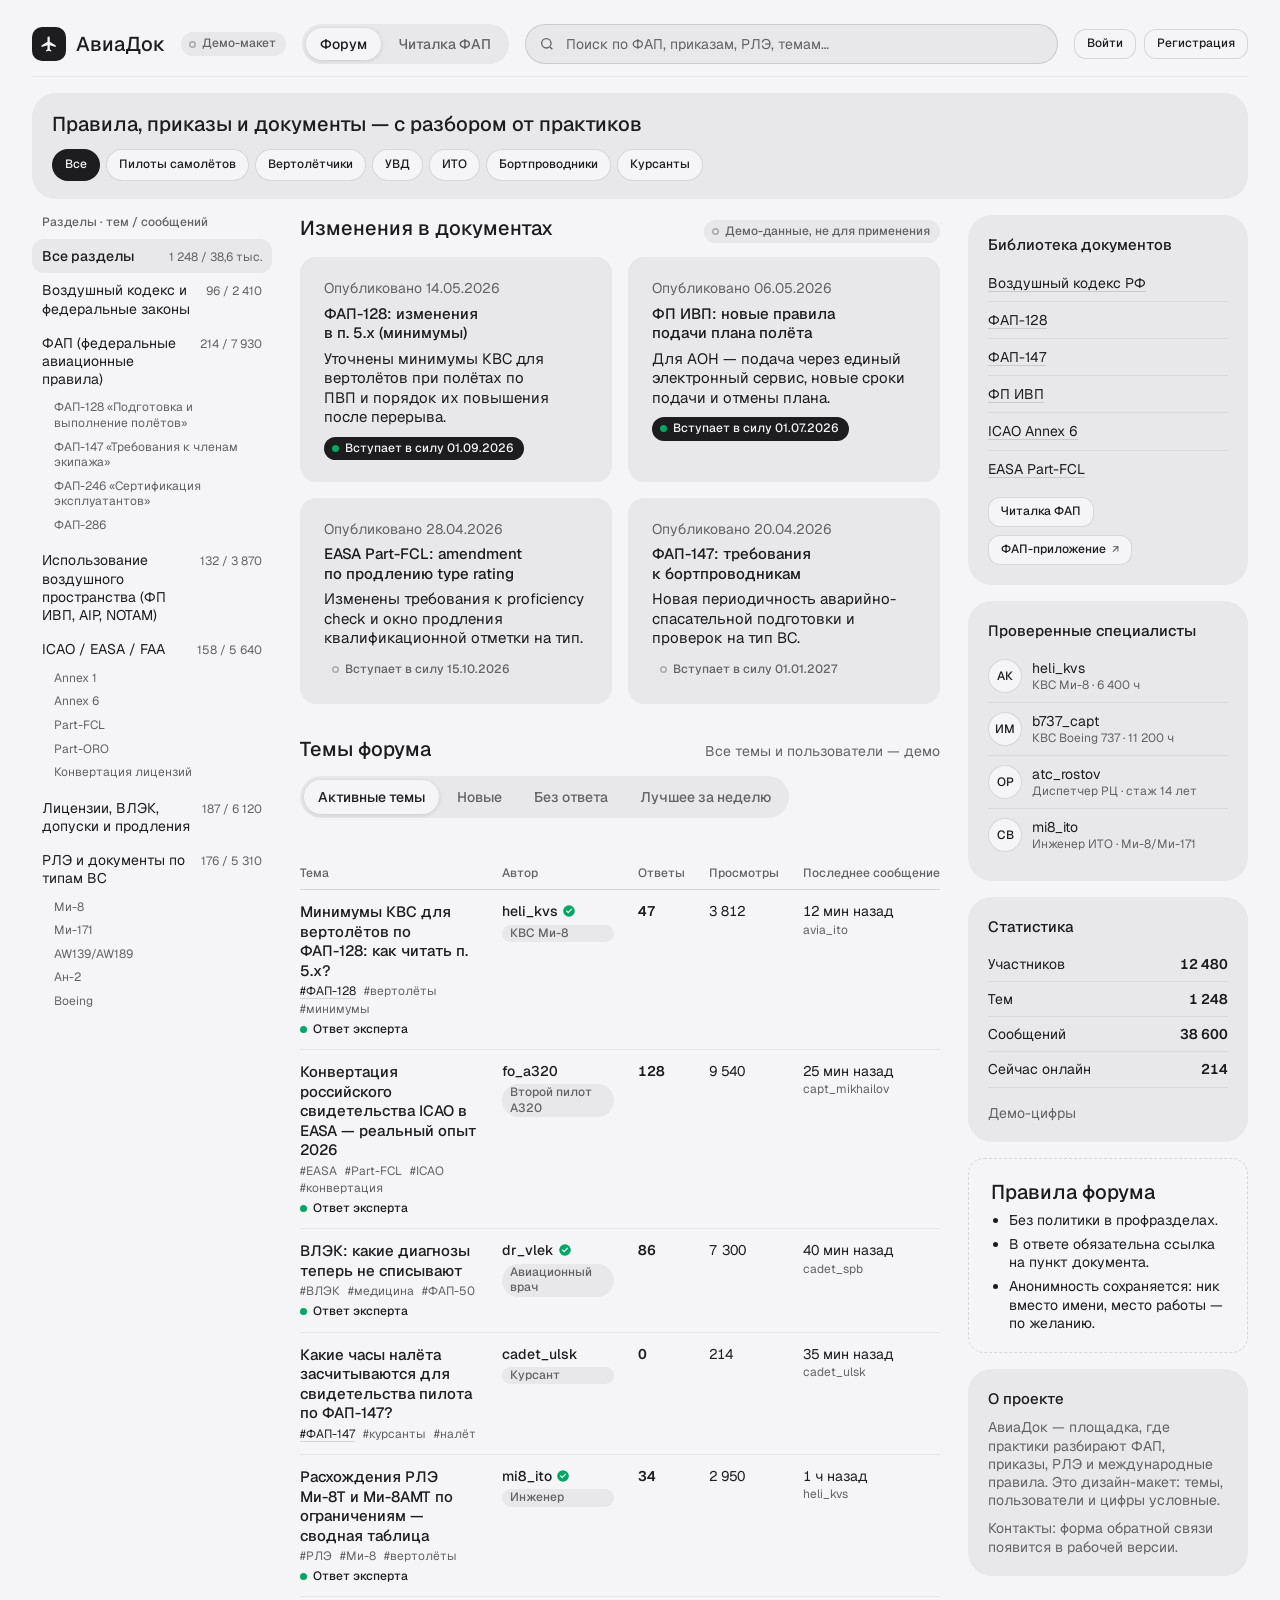
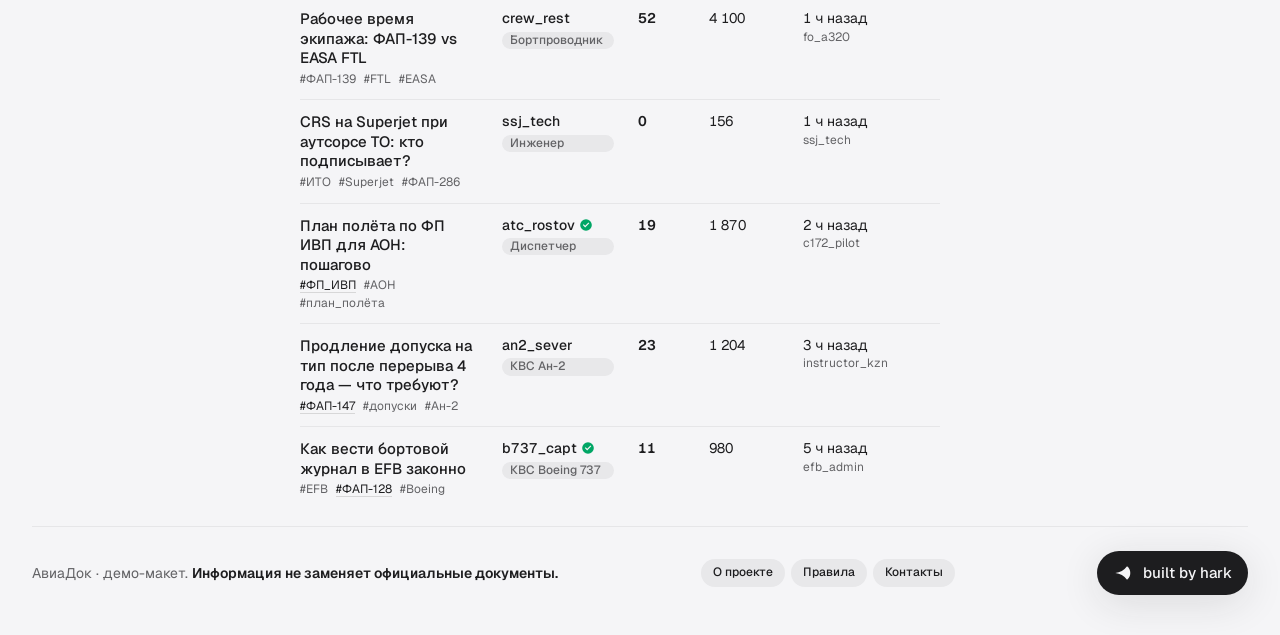
<file: aviadok/index.html>
<!doctype html>
<html lang="ru">
  <head>
    <meta charset="utf-8" />
    <meta name="viewport" content="width=device-width, initial-scale=1" />
    <title>Авиафорум Правила и документы — АвиаДок</title>
    <link rel="preconnect" href="https://fonts.googleapis.com" />
    <link rel="preconnect" href="https://fonts.gstatic.com" crossorigin />
    <link
      rel="stylesheet"
      href="https://fonts.googleapis.com/css2?family=Geist:wght@400;500;600&family=Geist+Mono:wght@400&display=swap"
    />
    <link rel="stylesheet" href="hark.css" />
    <link rel="stylesheet" href="hark-hero.css" />
    <style>
      .x-wide { max-width: 1360px; }
      .x-sr { position: absolute; width: 1px; height: 1px; overflow: hidden; clip: rect(0 0 0 0); white-space: nowrap; }

      /* top bar */
      .x-top {
        position: sticky; top: 0; z-index: 20;
        display: flex; align-items: center; gap: 16px;
        padding: 12px 0;
        background: var(--fill-primary-on);
        border-bottom: 1px solid var(--stroke-secondary);
        box-shadow: 0 0 0 100vmax var(--fill-primary-on);
        clip-path: inset(0 -100vmax);
      }
      .x-logo { display: inline-flex; align-items: center; gap: 10px; font: var(--type-heading); text-decoration: none; color: var(--text-primary); flex: none; }
      .x-logo__mark { width: 34px; height: 34px; border-radius: 10px; display: grid; place-items: center; background: var(--fill-primary); color: var(--text-primary-on); }
      .x-search { position: relative; flex: 1; max-width: 560px; }
      .x-search svg { position: absolute; left: 14px; top: 50%; transform: translateY(-50%); color: var(--text-secondary); pointer-events: none; }
      .x-search input {
        width: 100%; height: 40px; padding: 0 16px 0 40px;
        border-radius: var(--r-pill); border: 1px solid var(--stroke-primary);
        background: var(--fill-tertiary); color: var(--text-primary); font: var(--type-small);
      }
      .x-search input::placeholder { color: var(--text-secondary); }
      .x-search input:focus { outline: 2px solid var(--fill-primary); outline-offset: 1px; }
      .x-actions { display: flex; align-items: center; gap: 8px; margin-left: auto; flex: none; }

      /* strip */
      .x-strip { display: grid; gap: 12px; padding: 18px 20px; border-radius: var(--r-l); background: var(--fill-tertiary); }
      .x-strip__lead { font: var(--type-lede); }
      .x-chiprow { display: flex; flex-wrap: wrap; gap: 6px; }
      .x-fchip {
        min-height: 32px; padding: 6px 12px;
        border-radius: var(--r-pill); border: 1px solid var(--stroke-primary);
        background: var(--fill-primary-on); color: var(--text-primary);
        font: var(--type-tag); cursor: pointer; white-space: nowrap;
        transition: box-shadow var(--dur-quick) ease;
      }
      .x-fchip:hover { box-shadow: inset 0 0 0 100px var(--hover-wash); }
      .x-fchip[aria-pressed="true"] { background: var(--fill-primary); color: var(--text-primary-on); border-color: transparent; }

      /* app layout */
      .x-app { display: grid; grid-template-columns: 240px minmax(0, 1fr) 280px; gap: 28px; align-items: start; }
      .x-side { position: sticky; top: 80px; max-height: calc(100vh - 96px); overflow-y: auto; scrollbar-width: thin; }
      .x-side__title { font: var(--type-tag); color: var(--text-secondary); padding: 0 10px 8px; }
      .x-secs, .x-subs { list-style: none; margin: 0; padding: 0; }
      .x-secbtn {
        width: 100%; display: grid; grid-template-columns: minmax(0, 1fr) auto; gap: 8px; align-items: baseline;
        padding: 8px 10px; border: 0; border-radius: var(--r-s); background: none;
        font: var(--type-small); color: var(--text-primary); text-align: left; cursor: pointer;
      }
      .x-secbtn:hover { background: var(--hover-wash); }
      .x-secbtn[aria-current="true"] { background: var(--fill-tertiary); font-weight: var(--weight-medium); }
      .x-secbtn small { font: var(--type-caption); color: var(--text-secondary); white-space: nowrap; }
      .x-subs { padding: 0 0 6px 12px; }
      .x-subbtn { border: 0; background: none; padding: 4px 10px; font: var(--type-caption); color: var(--text-secondary); text-align: left; cursor: pointer; border-radius: 8px; }
      .x-subbtn:hover { color: var(--text-primary); background: var(--hover-wash); }

      .x-col { display: grid; gap: 32px; min-width: 0; }
      .x-block { display: grid; gap: 14px; min-width: 0; scroll-margin-top: 84px; }
      @media (max-width: 700px) { .x-block { scroll-margin-top: 130px; } }
      .x-block__head { display: flex; flex-wrap: wrap; align-items: baseline; justify-content: space-between; gap: 8px 16px; }
      .x-block__head h2 { font: var(--type-heading); }
      .x-feed h3 { font: var(--type-body-strong); margin: 6px 0 6px; }
      .x-feed p + p { margin-top: 10px; }

      .x-tabs { display: flex; gap: 4px; padding: 4px; width: fit-content; max-width: 100%; overflow-x: auto; scrollbar-width: none; border-radius: var(--r-pill); background: var(--fill-tertiary); }
      .x-tabs button { flex: none; padding: 8px 14px; border: 0; border-radius: var(--r-pill); background: none; font: var(--type-label); color: var(--text-secondary); cursor: pointer; white-space: nowrap; }
      .x-tabs button:hover { color: var(--text-primary); }
      .x-tabs button[aria-selected="true"] { background: var(--fill-primary-on); color: var(--text-primary); box-shadow: 0 1px 4px var(--stroke-primary); }
      .x-filters { display: flex; flex-wrap: wrap; align-items: center; gap: 8px; font: var(--type-caption); color: var(--text-secondary); min-height: 20px; }
      .x-clear { border: 0; background: none; padding: 0; font: var(--type-tag); color: var(--text-primary); text-decoration: underline; text-underline-offset: 3px; cursor: pointer; }

      /* threads */
      .x-row { cursor: pointer; }
      .x-row:hover > * { background: var(--hover-wash); }
      .x-row.is-open > * { background: var(--fill-tertiary); }
      .x-tlink { border: 0; background: none; padding: 0; font: var(--type-body-strong); color: var(--text-primary); text-align: left; cursor: pointer; }
      .x-tlink:hover { text-decoration: underline; text-underline-offset: 3px; }
      .x-tags { display: flex; flex-wrap: wrap; gap: 2px 8px; margin-top: 4px; font: var(--type-caption); color: var(--text-secondary); }
      .x-who { display: inline-flex; align-items: center; gap: 4px; font-weight: var(--weight-medium); }
      .x-ver { color: var(--fill-system-green); flex: none; }
      .x-role { display: block; margin-top: 4px; }
      .x-empty td { color: var(--text-secondary); padding: 24px 0; }

      .x-prev > td { padding: 0 0 18px; cursor: default; }
      .x-prevbox { display: grid; gap: 16px; padding: 20px; margin-top: 8px; border: 1px solid var(--stroke-primary); border-radius: var(--r-l); background: var(--fill-primary-on); }
      .x-postmeta { display: flex; flex-wrap: wrap; align-items: center; gap: 6px 10px; font: var(--type-small); }
      .x-postmeta time { color: var(--text-secondary); font: var(--type-caption); }
      .x-postbody { font-size: var(--size-prose); max-width: 68ch; }
      .x-cite { margin: 0; padding: 14px 16px; border-left: 3px solid var(--fill-primary); border-radius: 0 var(--r-s) var(--r-s) 0; background: var(--fill-tertiary); display: grid; gap: 8px; }
      .x-cite__doc { font: var(--type-tag); color: var(--text-secondary); }
      .x-cite blockquote { margin: 0; font: var(--type-small); font-style: italic; }
      .x-best { display: grid; gap: 10px; padding: 16px; border: 1.5px solid var(--fill-system-green); border-radius: var(--r-m); }
      .x-best .dot { margin: 0; }
      .x-prevfoot { display: flex; flex-wrap: wrap; gap: 8px; align-items: center; justify-content: space-between; }

      .x-av { width: 34px; height: 34px; flex: none; border-radius: 50%; display: grid; place-items: center; background: var(--fill-primary-on); border: 1px solid var(--stroke-primary); font: var(--type-tag); }

      /* right widgets */
      .x-right { display: grid; gap: 16px; }
      .x-panel { padding: 20px; border-radius: var(--r-l); background: var(--fill-tertiary); display: grid; gap: 10px; }
      .x-panel h3 { font: var(--type-body-strong); }
      .x-list { list-style: none; margin: 0; padding: 0; }
      .x-list li { padding: 9px 0; border-bottom: 1px solid var(--stroke-secondary); font: var(--type-small); }
      .x-list li:last-child { border-bottom: 0; }
      .x-list .x-subbtn { padding: 0; font: var(--type-small); color: var(--text-primary); text-decoration: underline; text-decoration-color: var(--stroke-primary); text-underline-offset: 3px; }
      .x-list .x-subbtn:hover { background: none; text-decoration-color: currentColor; }
      .x-person { display: flex; gap: 10px; align-items: center; }
      .x-person small { display: block; font: var(--type-caption); color: var(--text-secondary); }
      .x-panel .breakdown .row { padding: 8px 0; }
      .x-panel .breakdown dt, .x-panel .breakdown dd { font-size: var(--size-small); }
      .x-right .aside ul { margin: 6px 0 0; padding-left: 18px; font: var(--type-small); display: grid; gap: 6px; }

      @media (max-width: 1180px) {
        .x-app { grid-template-columns: 220px minmax(0, 1fr); }
        .x-right { grid-column: 2; grid-template-columns: repeat(auto-fit, minmax(240px, 1fr)); }
      }
      @media (max-width: 900px) {
        .x-app { grid-template-columns: minmax(0, 1fr); gap: 20px; }
        .x-right { grid-column: auto; }
        .x-side { position: static; max-height: none; overflow: visible; }
        .x-side__title, .x-subs, .x-secbtn small { display: none; }
        .x-secs { display: flex; gap: 6px; overflow-x: auto; scrollbar-width: none; margin-inline: calc(var(--gutter) * -1); padding-inline: var(--gutter); }
        .x-secbtn { width: auto; display: flex; align-items: center; min-height: var(--tap); white-space: nowrap; border: 1px solid var(--stroke-primary); border-radius: var(--r-pill); padding: 6px 14px; font: var(--type-tag); }
        .x-secbtn[aria-current="true"] { background: var(--fill-primary); color: var(--text-primary-on); border-color: transparent; }
      }
      @media (max-width: 700px) {
        .x-top { flex-wrap: wrap; }
        .x-search { order: 3; flex-basis: 100%; max-width: none; }
        .x-search input { height: var(--tap); }
        .x-logo__name { display: none; }
        .x-fchip, .x-tabs button { min-height: var(--tap); }
        .x-chiprow { flex-wrap: nowrap; overflow-x: auto; scrollbar-width: none; margin-inline: calc(var(--gutter) * -1); padding-inline: var(--gutter); }
        .x-strip { border-radius: var(--r-m); }
        .x-strip .x-chiprow { margin-inline: -20px; padding-inline: 20px; }
        .x-prevbox { padding: 16px; }
        .x-subbtn, .x-clear { min-height: var(--tap); }
        .x-logo { min-height: var(--tap); min-width: var(--tap); justify-content: center; }
        .x-tlink { display: block; width: 100%; min-height: var(--tap); }
      }

      /* ===== views + top nav ===== */
      .x-view { display: grid; gap: 16px; min-width: 0; }
      .x-view[hidden] { display: none; }
      .x-views { display: flex; gap: 4px; padding: 4px; border-radius: var(--r-pill); background: var(--fill-tertiary); flex: none; }
      .x-views a { display: inline-flex; align-items: center; padding: 7px 14px; border-radius: var(--r-pill); font: var(--type-label); color: var(--text-secondary); text-decoration: none; white-space: nowrap; }
      .x-views a:hover { color: var(--text-primary); }
      .x-views a[aria-current="page"] { background: var(--fill-primary-on); color: var(--text-primary); box-shadow: 0 1px 4px var(--stroke-primary); }
      .x-doctag { color: var(--text-primary); text-decoration: underline; text-decoration-color: var(--stroke-primary); text-underline-offset: 3px; }
      .x-doctag:hover { text-decoration-color: currentColor; }
      .x-demo { font: var(--type-caption); color: var(--text-secondary); }
      @media (max-width: 700px) {
        .x-top { position: static; }
        .x-views { order: 2; flex-basis: 100%; }
        .x-views a { flex: 1; justify-content: center; min-height: var(--tap); }
        .x-doctag { display: inline-flex; align-items: center; min-height: var(--tap); min-width: var(--tap); }
        .x-list a.x-subbtn { display: inline-flex; align-items: center; min-height: var(--tap); min-width: var(--tap); }
        .x-list li:has(> a.x-subbtn) { padding: 0; }
        .x-search { order: 3; }
        body.is-reader .x-search { display: none; }
      }

      /* ===== reader ===== */
      .x-progress { position: fixed; inset: 0 0 auto 0; height: 3px; z-index: 60; pointer-events: none; }
      .x-progress span { display: block; height: 100%; background: var(--fill-primary); transform-origin: 0 50%; transform: scaleX(0); }
      .x-rd { display: grid; grid-template-columns: 280px minmax(0, 1fr) 320px; gap: 28px; align-items: start; }
      .x-rdl, .x-rdr { position: sticky; top: calc(var(--x-toph, 0px) + 16px); max-height: calc(100vh - var(--x-toph, 0px) - 32px); display: flex; flex-direction: column; gap: 14px; min-width: 0; }
      .x-rdl .x-panel, .x-rdr .x-panel { padding: 16px; gap: 10px; min-height: 0; }
      .x-swpanel { flex: 0 1 auto; max-height: 52%; display: flex !important; flex-direction: column; }
      .x-tocpanel { flex: 1 1 auto; display: flex !important; flex-direction: column; }
      .x-scroll { overflow-y: auto; scrollbar-width: thin; min-height: 0; margin-inline: -6px; padding-inline: 6px; }
      .x-field { width: 100%; height: 36px; padding: 0 12px; border-radius: var(--r-pill); border: 1px solid var(--stroke-primary); background: var(--fill-primary-on); color: var(--text-primary); font: var(--type-small); }
      .x-field::placeholder { color: var(--text-secondary); }
      .x-field:focus { outline: 2px solid var(--fill-primary); outline-offset: 1px; }
      .x-grp { font: var(--type-tag); color: var(--text-secondary); padding: 12px 8px 4px; }
      .x-grp:first-child { padding-top: 2px; }
      .x-doc { width: 100%; display: grid; gap: 2px; padding: 8px; border: 0; border-radius: var(--r-s); background: none; text-align: left; color: var(--text-primary); font: var(--type-small); cursor: pointer; }
      .x-doc:hover { background: var(--hover-wash); }
      .x-doc[aria-current="true"] { background: var(--fill-primary-on); box-shadow: 0 1px 4px var(--stroke-primary); }
      .x-doc__t { display: -webkit-box; -webkit-line-clamp: 2; -webkit-box-orient: vertical; overflow: hidden; }
      .x-doc small { font: var(--type-caption); color: var(--text-secondary); display: flex; align-items: center; gap: 6px; flex-wrap: wrap; }
      .x-new { display: inline-block; padding: 1px 8px; border-radius: var(--r-pill); background: var(--fill-primary); color: var(--text-primary-on); font: var(--type-tag); }
      .x-toc, .x-toc ul { list-style: none; margin: 0; padding: 0; }
      .x-toc ul { padding-left: 22px; }
      .x-tcrow { display: flex; align-items: flex-start; gap: 2px; }
      .x-tctog { flex: none; width: 24px; height: 28px; border: 0; background: none; color: var(--text-secondary); cursor: pointer; border-radius: 8px; display: grid; place-items: center; }
      .x-tctog:hover { background: var(--hover-wash); color: var(--text-primary); }
      .x-tctog svg { transition: transform var(--dur-quick) ease; }
      .x-tctog[aria-expanded="true"] svg { transform: rotate(90deg); }
      .x-tcpad { flex: none; width: 24px; }
      .x-toc a { display: block; flex: 1; padding: 5px 8px; border-radius: 8px; font: var(--type-small); color: var(--text-primary); text-decoration: none; }
      .x-toc ul a { font: var(--type-caption); color: var(--text-secondary); }
      .x-toc a:hover { background: var(--hover-wash); color: var(--text-primary); }
      .x-toc a[aria-current="true"] { background: var(--fill-primary-on); color: var(--text-primary); font-weight: var(--weight-medium); box-shadow: inset 2px 0 0 var(--fill-primary); }

      .x-rdc { display: grid; gap: 16px; min-width: 0; }
      .x-dochead { display: grid; gap: 14px; padding: 24px; border-radius: var(--r-l); background: var(--fill-tertiary); }
      .x-dochead__top { display: flex; flex-wrap: wrap; align-items: center; gap: 8px; font: var(--type-tag); color: var(--text-secondary); }
      .x-dochead h1 { font: var(--type-heading); max-width: 70ch; }
      .x-meta { display: grid; grid-template-columns: repeat(auto-fit, minmax(150px, 1fr)); gap: 12px 20px; margin: 0; }
      .x-meta dt { font: var(--type-caption); color: var(--text-secondary); }
      .x-meta dd { margin: 2px 0 0; font: var(--type-label); }
      .x-meta__wide { grid-column: 1 / -1; }
      .x-tool { position: sticky; top: var(--x-toph, 0px); z-index: 15; display: flex; flex-wrap: wrap; align-items: center; gap: 8px; padding: 10px 0; background: var(--fill-primary-on); border-bottom: 1px solid var(--stroke-secondary); }
      .x-tool .btn { cursor: pointer; }
      .x-tsearch { display: flex; align-items: center; gap: 6px; flex: 1 1 260px; min-width: 0; }
      .x-tsearch .x-field { flex: 1; min-width: 0; }
      .x-count { font: var(--type-caption); color: var(--text-secondary); white-space: nowrap; min-width: 52px; text-align: center; }
      .x-ibtn { width: 36px; height: 36px; flex: none; display: grid; place-items: center; border: 1px solid var(--stroke-primary); border-radius: 50%; background: var(--fill-primary-on); color: var(--text-primary); font: var(--type-label); cursor: pointer; }
      .x-ibtn:hover { box-shadow: inset 0 0 0 100px var(--hover-wash); }
      .x-ibtn:disabled { opacity: 0.4; cursor: default; box-shadow: none; }
      .x-goto { width: 140px; flex: none; }
      .x-grpbtn { display: flex; gap: 4px; flex: none; }
      .x-onlysheet, .x-onlydrawer { display: none !important; }

      .x-text { --x-fs: 17px; max-width: 70ch; font-size: var(--x-fs); line-height: 1.6; color: var(--text-primary); overflow-wrap: anywhere; }
      .x-text > * + * { margin-top: 0.7em; }
      .x-text h2 { font: var(--weight-medium) 1.25em/1.3 var(--sans); margin-top: 2em; }
      .x-text h3 { font: var(--weight-medium) 1.05em/1.3 var(--sans); margin-top: 1.6em; }
      .x-text h2, .x-text h3, .x-pt { scroll-margin-top: calc(var(--x-toph, 0px) + var(--x-toolh, 60px) + 16px); }
      .x-caps { text-align: center; font-weight: var(--weight-medium); }
      .x-li { padding-left: 1.4em; }
      .x-fn { font-size: 0.82em; color: var(--text-secondary); }
      .x-sep { width: 30%; height: 1px; border: 0; background: var(--stroke-primary); margin-block: 1.2em 0.4em; }
      .x-pt { position: relative; padding: 6px 10px; margin-inline: -10px; border-radius: var(--r-s); transition: background var(--dur-quick) ease; }
      .x-pt:hover, .x-pt.is-active { background: var(--hover-wash); }
      .x-pt.is-flash { background: var(--fill-tertiary); }
      .x-ptnum { display: inline-block; margin-right: 6px; padding: 0 8px; border: 1px solid var(--stroke-primary); border-radius: var(--r-pill); background: var(--fill-primary-on); color: var(--text-primary); font-size: 0.85em; font-weight: var(--weight-bold); line-height: 1.5; text-decoration: none; cursor: copy; }
      .x-ptnum:hover { border-color: var(--fill-primary); }
      .x-ptact { position: absolute; right: 8px; top: -18px; z-index: 2; display: flex; align-items: center; gap: 2px; padding: 3px; border-radius: var(--r-pill); background: var(--mat-agent); -webkit-backdrop-filter: var(--hark-blur); backdrop-filter: var(--hark-blur); box-shadow: var(--hark-shadow); border: 1px solid var(--stroke-secondary); opacity: 0; pointer-events: none; transition: opacity var(--dur-quick) ease; }
      .x-pt:hover .x-ptact, .x-pt.is-active .x-ptact, .x-pt:focus-within .x-ptact { opacity: 1; pointer-events: auto; }
      .x-ptact button { border: 0; background: none; padding: 4px 10px; border-radius: var(--r-pill); font: var(--type-tag); color: var(--text-primary); cursor: pointer; white-space: nowrap; }
      .x-ptact button:hover { background: var(--hover-wash); }
      .x-ptact button[aria-pressed="true"] { background: var(--fill-primary); color: var(--text-primary-on); }
      .x-ptact .x-demo { margin-left: 2px; }
      .x-text mark { background: var(--stroke-system-orange); color: inherit; border-radius: 3px; box-shadow: 0 0 0 1px var(--stroke-system-orange); }
      .x-text mark.is-cur { background: var(--fill-system-orange); color: var(--text-primary-on); box-shadow: none; }
      .x-state { display: grid; gap: 12px; justify-items: start; padding: 28px 24px; border: 1px dashed var(--stroke-primary); border-radius: var(--r-l); max-width: 70ch; }
      .x-state h2 { font: var(--type-heading); }
      .x-skel { height: 14px; border-radius: 7px; background: var(--fill-tertiary); }

      /* right column: document sidebar */
      .x-rdr { overflow-y: auto; overscroll-behavior: contain; scrollbar-width: thin; margin-right: -6px; padding-right: 6px; }
      .x-rdr > * { flex: none; }
      .x-sbtitle { display: flex; align-items: baseline; justify-content: space-between; gap: 8px; }
      .x-sbhead { grid-template-columns: 84px minmax(0, 1fr); gap: 14px !important; align-items: start; }
      .x-cover { position: relative; aspect-ratio: 3 / 4; display: flex; flex-direction: column; gap: 6px; padding: 10px 9px 9px; border: 1px solid var(--stroke-primary); border-radius: 6px; background: var(--fill-primary-on); box-shadow: 0 1px 4px var(--stroke-secondary); clip-path: polygon(0 0, calc(100% - 16px) 0, 100% 16px, 100% 100%, 0 100%); overflow: hidden; }
      .x-cover::after { content: ""; position: absolute; top: 0; right: 0; width: 16px; height: 16px; background: linear-gradient(225deg, var(--fill-tertiary) 50%, var(--stroke-primary) 50%, var(--stroke-primary) calc(50% + 1px), transparent calc(50% + 1px)); }
      .x-cover__kind { font: var(--type-caption); font-size: 10px; letter-spacing: 0.04em; text-transform: uppercase; color: var(--text-secondary); line-height: 1.2; }
      .x-cover__code { font: var(--weight-bold) 15px/1.15 var(--sans); color: var(--text-primary); overflow-wrap: anywhere; }
      .x-cover__lines { flex: 1; min-height: 14px; background: repeating-linear-gradient(to bottom, var(--stroke-primary) 0 1px, transparent 1px 6px); opacity: 0.8; }
      .x-cover__year { font: var(--type-caption); color: var(--text-secondary); border-top: 2px solid var(--fill-primary); padding-top: 4px; }
      .x-upd { display: grid; gap: 8px; min-width: 0; }
      .x-upd dl { display: grid; gap: 6px; margin: 0; }
      .x-upd dt { font: var(--type-caption); color: var(--text-secondary); }
      .x-upd dd { margin: 1px 0 0; font: var(--type-small); }
      .x-upd .chip { margin: 0; }
      .x-upd .btn { cursor: pointer; }
      .x-upd .btn[aria-pressed="true"] { background: var(--fill-primary); color: var(--text-primary-on); border-color: transparent; }
      .x-sbhead > .fineprint { grid-column: 1 / -1; }
      .x-rpbody { display: grid; gap: 10px; align-content: start; min-width: 0; }
      .x-rpbody h3 { font: var(--type-label); }
      .x-rdr .x-tabs { width: 100%; }
      .x-rdr .x-tabs button { flex: 1; padding: 7px 8px; }
      .x-topic { display: grid; gap: 4px; }
      .x-topic .x-subbtn { padding: 0; font: var(--type-small); font-weight: var(--weight-medium); text-align: left; }
      .x-topic small { display: flex; flex-wrap: wrap; gap: 2px 8px; font: var(--type-caption); color: var(--text-secondary); }
      .x-topic .dot { margin: 2px 0 0; }
      .x-more { justify-self: start; border: 0; background: none; padding: 4px 0; font: var(--type-label); color: var(--text-primary); text-decoration: underline; text-decoration-color: var(--stroke-primary); text-underline-offset: 3px; cursor: pointer; }
      .x-more:hover { text-decoration-color: currentColor; }
      .x-ad { display: grid; gap: 8px; padding: 10px 12px 12px; border: 1px solid var(--stroke-primary); border-radius: var(--r-l); }
      .x-ad__lbl, .x-ad__cap { font: var(--type-caption); color: var(--text-secondary); }
      .x-ad__cap { text-align: center; }
      .x-ad__banner { position: relative; width: 100%; max-width: 300px; aspect-ratio: 300 / 250; margin: 0 auto; display: flex; flex-direction: column; gap: 8px; padding: 18px; border-radius: var(--r-m); background: var(--fill-primary); color: var(--text-primary-on); text-decoration: none; overflow: hidden; }
      .x-ad__banner svg { position: absolute; right: -36px; top: -30px; width: 170px; height: 170px; opacity: 0.18; pointer-events: none; }
      .x-ad__eyebrow { font: var(--type-tag); opacity: 0.75; }
      .x-ad__title { font: var(--type-heading); max-width: 13ch; }
      .x-ad__sub { font: var(--type-small); opacity: 0.85; margin-top: auto; }
      .x-ad__cta { align-self: flex-start; padding: 8px 14px; border-radius: var(--r-pill); background: var(--fill-primary-on); color: var(--text-primary); font: var(--type-label); }
      .x-ad__banner:hover .x-ad__cta { box-shadow: inset 0 0 0 100px var(--hover-wash); }
      .x-pane { display: grid; gap: 12px; align-content: start; }
      .x-pane h3 { font: var(--type-body-strong); }
      .x-cm { display: grid; gap: 8px; padding: 12px 0; border-bottom: 1px solid var(--stroke-secondary); }
      .x-cm:last-of-type { border-bottom: 0; }
      .x-cm p { font: var(--type-small); }
      .x-cm .dot { margin: 0; }
      .x-bm { display: flex; gap: 8px; align-items: flex-start; justify-content: space-between; }
      .x-bm a { color: var(--text-primary); font: var(--type-small); text-decoration: none; }
      .x-bm a:hover { text-decoration: underline; text-underline-offset: 3px; }
      .x-bm small { display: block; font: var(--type-caption); color: var(--text-secondary); }
      .x-x { flex: none; border: 0; background: none; color: var(--text-secondary); cursor: pointer; width: 28px; height: 28px; border-radius: 50%; font: var(--type-label); }
      .x-x:hover { background: var(--hover-wash); color: var(--text-primary); }
      .x-sheethead { display: none; align-items: center; justify-content: space-between; gap: 8px; }
      .x-scrim { position: fixed; inset: 0; z-index: 48; background: var(--fill-secondary); opacity: 0; pointer-events: none; transition: opacity var(--dur-quick) ease; }
      .x-scrim.is-on { opacity: 1; pointer-events: auto; }
      .x-toast { position: fixed; left: 50%; bottom: 24px; z-index: 70; transform: translate(-50%, 20px); padding: 10px 18px; border-radius: var(--r-pill); background: var(--fill-primary); color: var(--text-primary-on); font: var(--type-label); opacity: 0; pointer-events: none; transition: opacity var(--dur-quick) ease, transform var(--dur-quick) var(--ease-out); max-width: calc(100vw - 32px); text-align: center; }
      .x-toast.is-on { opacity: 1; transform: translate(-50%, 0); }

      @media (max-width: 1180px) {
        .x-rd { grid-template-columns: 260px minmax(0, 1fr); }
        .x-onlysheet { display: grid !important; }
        .x-rdr { grid-column: 2; position: static; max-height: none; overflow: visible; margin: 8px 0 0; padding: 0; display: grid; grid-template-columns: repeat(auto-fit, minmax(280px, 1fr)); gap: 14px; align-items: start; }
        .x-rdr > .x-sbhead, .x-rdr > .x-ad { grid-column: 1 / -1; }
        .x-rdl { grid-row: 1 / span 2; }
        .x-sbhead { grid-template-columns: 96px minmax(0, 1fr); }
        .x-logo__name { display: none; }
      }
      @media (max-width: 900px) {
        .x-rd { grid-template-columns: minmax(0, 1fr); }
        .x-onlydrawer { display: inline-flex !important; }
        .x-rdl { position: fixed; top: 0; left: 0; bottom: 0; z-index: 50; width: min(340px, 88vw); max-height: none; padding: 16px; background: var(--fill-primary-on); box-shadow: var(--hark-shadow); transform: translateX(-105%); transition: transform 240ms var(--ease-out); }
        .x-rdl.is-open { transform: none; }
        .x-rdl .x-sheethead { display: flex; }
        .x-rdr { grid-column: auto; grid-template-columns: minmax(0, 1fr); }
        .x-sbhead { grid-template-columns: 84px minmax(0, 1fr); }
      }
      @media (max-width: 700px) {
        .x-dochead { padding: 18px; border-radius: var(--r-m); }
        .x-tool { gap: 6px; }
        .x-tsearch { flex-basis: 100%; order: 5; }
        .x-goto { width: 110px; height: var(--tap); }
        .x-ibtn, .x-tool .btn { min-height: var(--tap); }
        .x-ibtn { width: var(--tap); height: var(--tap); }
        .x-tsearch .x-field { height: var(--tap); }
        .x-doc, .x-toc a { min-height: var(--tap); }
        .x-tctog { height: var(--tap); width: 32px; }
        .x-topic .x-subbtn, .x-more { min-height: var(--tap); }
        .x-upd .btn, .x-upd .link { min-height: var(--tap); display: inline-flex; align-items: center; }
        .x-rdr .x-tabs button { min-height: var(--tap); }
        .x-rdr .x-panel { border-radius: var(--r-m); }
        .x-text { --x-fs: 16px; }
      }
      @media (hover: none) {
        .x-ptact { position: static; opacity: 1; pointer-events: auto; display: none; margin-top: 8px; width: fit-content; flex-wrap: wrap; background: var(--fill-primary-on); box-shadow: none; }
        .x-pt.is-active .x-ptact { display: flex; }
        .x-ptact button { min-height: var(--tap); padding: 4px 12px; }
        .x-pt:hover:not(.is-active) { background: none; }
      }
    </style>
  </head>
  <body>
    <div class="page x-wide" id="top">
      <header class="x-top">
        <a class="x-logo" href="#top" aria-label="АвиаДок, на главную">
          <span class="x-logo__mark" aria-hidden="true">
            <svg width="18" height="18" viewBox="0 0 24 24" fill="currentColor"><path d="M21 16v-2l-8-5V3.5a1.5 1.5 0 0 0-3 0V9l-8 5v2l8-2.5V19l-2 1.5V22l3.5-1 3.5 1v-1.5L13 19v-5.5l8 2.5z"/></svg>
          </span>
          <span class="x-logo__name">АвиаДок</span>
        </a>
        <span class="chip">Демо-макет</span>
        <nav class="x-views" aria-label="Разделы сайта">
          <a href="#forum" data-view="forum" aria-current="page">Форум</a>
          <a href="#reader" data-view="reader">Читалка ФАП</a>
        </nav>
        <label class="x-search">
          <svg width="16" height="16" viewBox="0 0 24 24" fill="none" stroke="currentColor" stroke-width="2" aria-hidden="true"><circle cx="11" cy="11" r="7"/><path d="m20 20-3.5-3.5"/></svg>
          <input id="q" type="search" aria-label="Поиск" placeholder="Поиск по ФАП, приказам, РЛЭ, темам…" autocomplete="off" />
        </label>
        <div class="x-actions">
          <a class="btn" href="#top">Войти</a>
          <a class="btn" href="#top">Регистрация</a>
        </div>
      </header>

      <div class="x-view" id="view-forum">
      <section class="x-strip" aria-label="О форуме и фильтр по аудитории">
        <p class="x-strip__lead">Правила, приказы и документы — с разбором от практиков</p>
        <div class="x-chiprow" id="aud" role="group" aria-label="Аудитория">
          <button class="x-fchip" type="button" data-aud="all" aria-pressed="true">Все</button>
          <button class="x-fchip" type="button" data-aud="plane" aria-pressed="false">Пилоты самолётов</button>
          <button class="x-fchip" type="button" data-aud="heli" aria-pressed="false">Вертолётчики</button>
          <button class="x-fchip" type="button" data-aud="atc" aria-pressed="false">УВД</button>
          <button class="x-fchip" type="button" data-aud="eng" aria-pressed="false">ИТО</button>
          <button class="x-fchip" type="button" data-aud="cabin" aria-pressed="false">Бортпроводники</button>
          <button class="x-fchip" type="button" data-aud="cadet" aria-pressed="false">Курсанты</button>
        </div>
      </section>

      <div class="x-app">
        <!-- LEFT -->
        <nav class="x-side" aria-label="Разделы форума">
          <p class="x-side__title">Разделы · тем / сообщений</p>
          <ul class="x-secs" id="secs">
            <li><button class="x-secbtn" type="button" data-sec="all" aria-current="true">Все разделы <small>1 248 / 38,6 тыс.</small></button></li>
            <li><button class="x-secbtn" type="button" data-sec="law">Воздушный кодекс и федеральные законы <small>96 / 2 410</small></button></li>
            <li>
              <button class="x-secbtn" type="button" data-sec="fap">ФАП (федеральные авиационные правила) <small>214 / 7 930</small></button>
              <ul class="x-subs">
                <li><button class="x-subbtn" type="button" data-q="ФАП-128">ФАП-128 «Подготовка и выполнение полётов»</button></li>
                <li><button class="x-subbtn" type="button" data-q="ФАП-147">ФАП-147 «Требования к членам экипажа»</button></li>
                <li><button class="x-subbtn" type="button" data-q="ФАП-246">ФАП-246 «Сертификация эксплуатантов»</button></li>
                <li><button class="x-subbtn" type="button" data-q="ФАП-286">ФАП-286</button></li>
              </ul>
            </li>
            <li><button class="x-secbtn" type="button" data-sec="ivp">Использование воздушного пространства (ФП ИВП, AIP, NOTAM) <small>132 / 3 870</small></button></li>
            <li>
              <button class="x-secbtn" type="button" data-sec="intl">ICAO / EASA / FAA <small>158 / 5 640</small></button>
              <ul class="x-subs">
                <li><button class="x-subbtn" type="button" data-q="Annex 1">Annex 1</button></li>
                <li><button class="x-subbtn" type="button" data-q="Annex 6">Annex 6</button></li>
                <li><button class="x-subbtn" type="button" data-q="Part-FCL">Part-FCL</button></li>
                <li><button class="x-subbtn" type="button" data-q="Part-ORO">Part-ORO</button></li>
                <li><button class="x-subbtn" type="button" data-q="конвертация">Конвертация лицензий</button></li>
              </ul>
            </li>
            <li><button class="x-secbtn" type="button" data-sec="lic">Лицензии, ВЛЭК, допуски и продления <small>187 / 6 120</small></button></li>
            <li>
              <button class="x-secbtn" type="button" data-sec="rle">РЛЭ и документы по типам ВС <small>176 / 5 310</small></button>
              <ul class="x-subs">
                <li><button class="x-subbtn" type="button" data-q="Ми-8">Ми-8</button></li>
                <li><button class="x-subbtn" type="button" data-q="Ми-171">Ми-171</button></li>
                <li><button class="x-subbtn" type="button" data-q="AW139">AW139/AW189</button></li>
                <li><button class="x-subbtn" type="button" data-q="Ан-2">Ан-2</button></li>
                <li><button class="x-subbtn" type="button" data-q="Boeing">Boeing</button></li>
                <li><button class="x-subbtn" type="button" data-q="Airbus">Airbus</button></li>
                <li><button class="x-subbtn" type="button" data-q="Superjet">Superjet</button></li>
              </ul>
            </li>
            <li><button class="x-secbtn" type="button" data-sec="new">Новые и изменённые документы <small>64 / 1 290</small></button></li>
            <li><button class="x-secbtn" type="button" data-sec="safety">Безопасность полётов, расследования МАК, СУБП <small>83 / 2 760</small></button></li>
            <li><button class="x-secbtn" type="button" data-sec="career">Работа и карьера <small>71 / 2 040</small></button></li>
            <li><button class="x-secbtn" type="button" data-sec="smoke">Курилка <small>67 / 1 230</small></button></li>
          </ul>
        </nav>

        <!-- MAIN -->
        <main class="x-col" id="main">
          <section class="x-block" id="changes" aria-labelledby="changes-h">
            <div class="x-block__head">
              <h2 id="changes-h">Изменения в документах</h2>
              <span class="chip">Демо-данные, не для применения</span>
            </div>
            <div class="cards x-feed">
              <div>
                <p class="fineprint">Опубликовано 14.05.2026</p>
                <h3>ФАП-128: изменения в п. 5.x (минимумы)</h3>
                <p>Уточнены минимумы КВС для вертолётов при полётах по ПВП и порядок их повышения после перерыва.</p>
                <p><span class="chip chip--solid">Вступает в силу 01.09.2026</span></p>
              </div>
              <div>
                <p class="fineprint">Опубликовано 06.05.2026</p>
                <h3>ФП ИВП: новые правила подачи плана полёта</h3>
                <p>Для АОН — подача через единый электронный сервис, новые сроки подачи и отмены плана.</p>
                <p><span class="chip chip--solid">Вступает в силу 01.07.2026</span></p>
              </div>
              <div>
                <p class="fineprint">Опубликовано 28.04.2026</p>
                <h3>EASA Part-FCL: amendment по продлению type rating</h3>
                <p>Изменены требования к proficiency check и окно продления квалификационной отметки на тип.</p>
                <p><span class="chip">Вступает в силу 15.10.2026</span></p>
              </div>
              <div>
                <p class="fineprint">Опубликовано 20.04.2026</p>
                <h3>ФАП-147: требования к бортпроводникам</h3>
                <p>Новая периодичность аварийно-спасательной подготовки и проверок на тип ВС.</p>
                <p><span class="chip">Вступает в силу 01.01.2027</span></p>
              </div>
            </div>
          </section>

          <section class="x-block" id="threads" aria-labelledby="threads-h">
            <div class="x-block__head">
              <h2 id="threads-h">Темы форума</h2>
              <span class="fineprint">Все темы и пользователи — демо</span>
            </div>
            <div class="x-tabs" role="tablist" aria-label="Списки тем" id="tabs">
              <button type="button" role="tab" data-tab="active" aria-selected="true" aria-controls="tlist">Активные темы</button>
              <button type="button" role="tab" data-tab="new" aria-selected="false" aria-controls="tlist">Новые</button>
              <button type="button" role="tab" data-tab="noreply" aria-selected="false" aria-controls="tlist">Без ответа</button>
              <button type="button" role="tab" data-tab="best" aria-selected="false" aria-controls="tlist">Лучшее за неделю</button>
            </div>
            <p class="x-filters" id="filters" aria-live="polite"></p>
            <div class="table-wrap" id="tlist" role="tabpanel">
              <table>
                <thead>
                  <tr>
                    <th scope="col">Тема</th>
                    <th scope="col">Автор</th>
                    <th scope="col">Ответы</th>
                    <th scope="col">Просмотры</th>
                    <th scope="col">Последнее сообщение</th>
                  </tr>
                </thead>
                <tbody id="tbody">
                  <tr class="x-row" data-id="t1" data-aud="heli" data-sec="fap">
                    <th scope="row"><button class="x-tlink" type="button" aria-expanded="false">Минимумы КВС для вертолётов по ФАП-128: как читать п. 5.x?</button>
                      <span class="x-tags"><a class="x-doctag" href="#reader/20090731-128">#ФАП-128</a><span>#вертолёты</span><span>#минимумы</span></span><span class="dot">Ответ эксперта</span></th>
                    <td><span class="x-who">heli_kvs <svg class="x-ver" width="14" height="14" viewBox="0 0 24 24" fill="currentColor" role="img" aria-label="Проверенный специалист"><path d="M12 2a10 10 0 1 0 0 20 10 10 0 0 0 0-20zm-1.4 14.2-4-4 1.4-1.4 2.6 2.6 5.6-5.6 1.4 1.4z"/></svg></span><span class="pill x-role">КВС Ми-8</span></td>
                    <td class="num">47</td><td>3 812</td>
                    <td>12 мин назад <small>avia_ito</small></td>
                  </tr>
                  <tr class="x-row" data-id="t2" data-aud="plane" data-sec="intl">
                    <th scope="row"><button class="x-tlink" type="button" aria-expanded="false">Конвертация российского свидетельства ICAO в EASA — реальный опыт 2026</button>
                      <span class="x-tags"><span>#EASA</span><span>#Part-FCL</span><span>#ICAO</span><span>#конвертация</span></span><span class="dot">Ответ эксперта</span></th>
                    <td><span class="x-who">fo_a320</span><span class="pill x-role">Второй пилот A320</span></td>
                    <td class="num">128</td><td>9 540</td>
                    <td>25 мин назад <small>capt_mikhailov</small></td>
                  </tr>
                  <tr class="x-row" data-id="t3" data-aud="plane heli" data-sec="lic">
                    <th scope="row"><button class="x-tlink" type="button" aria-expanded="false">Продление допуска на тип после перерыва 4 года — что требуют?</button>
                      <span class="x-tags"><a class="x-doctag" href="#reader/20080912-147">#ФАП-147</a><span>#допуски</span><span>#Ан-2</span></span></th>
                    <td><span class="x-who">an2_sever</span><span class="pill x-role">КВС Ан-2</span></td>
                    <td class="num">23</td><td>1 204</td>
                    <td>3 ч назад <small>instructor_kzn</small></td>
                  </tr>
                  <tr class="x-row" data-id="t4" data-aud="plane heli atc cabin cadet" data-sec="lic">
                    <th scope="row"><button class="x-tlink" type="button" aria-expanded="false">ВЛЭК: какие диагнозы теперь не списывают</button>
                      <span class="x-tags"><span>#ВЛЭК</span><span>#медицина</span><span>#ФАП-50</span></span><span class="dot">Ответ эксперта</span></th>
                    <td><span class="x-who">dr_vlek <svg class="x-ver" width="14" height="14" viewBox="0 0 24 24" fill="currentColor" role="img" aria-label="Проверенный специалист"><path d="M12 2a10 10 0 1 0 0 20 10 10 0 0 0 0-20zm-1.4 14.2-4-4 1.4-1.4 2.6 2.6 5.6-5.6 1.4 1.4z"/></svg></span><span class="pill x-role">Авиационный врач</span></td>
                    <td class="num">86</td><td>7 300</td>
                    <td>40 мин назад <small>cadet_spb</small></td>
                  </tr>
                  <tr class="x-row" data-id="t5" data-aud="heli eng" data-sec="rle">
                    <th scope="row"><button class="x-tlink" type="button" aria-expanded="false">Расхождения РЛЭ Ми-8Т и Ми-8АМТ по ограничениям — сводная таблица</button>
                      <span class="x-tags"><span>#РЛЭ</span><span>#Ми-8</span><span>#вертолёты</span></span><span class="dot">Ответ эксперта</span></th>
                    <td><span class="x-who">mi8_ito <svg class="x-ver" width="14" height="14" viewBox="0 0 24 24" fill="currentColor" role="img" aria-label="Проверенный специалист"><path d="M12 2a10 10 0 1 0 0 20 10 10 0 0 0 0-20zm-1.4 14.2-4-4 1.4-1.4 2.6 2.6 5.6-5.6 1.4 1.4z"/></svg></span><span class="pill x-role">Инженер</span></td>
                    <td class="num">34</td><td>2 950</td>
                    <td>1 ч назад <small>heli_kvs</small></td>
                  </tr>
                  <tr class="x-row" data-id="t6" data-aud="plane heli atc" data-sec="ivp">
                    <th scope="row"><button class="x-tlink" type="button" aria-expanded="false">План полёта по ФП ИВП для АОН: пошагово</button>
                      <span class="x-tags"><a class="x-doctag" href="#reader/20100311-138">#ФП_ИВП</a><span>#АОН</span><span>#план_полёта</span></span></th>
                    <td><span class="x-who">atc_rostov <svg class="x-ver" width="14" height="14" viewBox="0 0 24 24" fill="currentColor" role="img" aria-label="Проверенный специалист"><path d="M12 2a10 10 0 1 0 0 20 10 10 0 0 0 0-20zm-1.4 14.2-4-4 1.4-1.4 2.6 2.6 5.6-5.6 1.4 1.4z"/></svg></span><span class="pill x-role">Диспетчер</span></td>
                    <td class="num">19</td><td>1 870</td>
                    <td>2 ч назад <small>c172_pilot</small></td>
                  </tr>
                  <tr class="x-row" data-id="t7" data-aud="plane heli cabin" data-sec="fap">
                    <th scope="row"><button class="x-tlink" type="button" aria-expanded="false">Рабочее время экипажа: ФАП-139 vs EASA FTL</button>
                      <span class="x-tags"><span>#ФАП-139</span><span>#FTL</span><span>#EASA</span></span></th>
                    <td><span class="x-who">crew_rest</span><span class="pill x-role">Бортпроводник</span></td>
                    <td class="num">52</td><td>4 100</td>
                    <td>1 ч назад <small>fo_a320</small></td>
                  </tr>
                  <tr class="x-row" data-id="t8" data-aud="plane" data-sec="fap">
                    <th scope="row"><button class="x-tlink" type="button" aria-expanded="false">Как вести бортовой журнал в EFB законно</button>
                      <span class="x-tags"><span>#EFB</span><a class="x-doctag" href="#reader/20090731-128">#ФАП-128</a><span>#Boeing</span></span></th>
                    <td><span class="x-who">b737_capt <svg class="x-ver" width="14" height="14" viewBox="0 0 24 24" fill="currentColor" role="img" aria-label="Проверенный специалист"><path d="M12 2a10 10 0 1 0 0 20 10 10 0 0 0 0-20zm-1.4 14.2-4-4 1.4-1.4 2.6 2.6 5.6-5.6 1.4 1.4z"/></svg></span><span class="pill x-role">КВС Boeing 737</span></td>
                    <td class="num">11</td><td>980</td>
                    <td>5 ч назад <small>efb_admin</small></td>
                  </tr>
                  <tr class="x-row" data-id="t9" data-aud="cadet plane" data-sec="lic">
                    <th scope="row"><button class="x-tlink" type="button" aria-expanded="false">Какие часы налёта засчитываются для свидетельства пилота по ФАП-147?</button>
                      <span class="x-tags"><a class="x-doctag" href="#reader/20080912-147">#ФАП-147</a><span>#курсанты</span><span>#налёт</span></span></th>
                    <td><span class="x-who">cadet_ulsk</span><span class="pill x-role">Курсант</span></td>
                    <td class="num">0</td><td>214</td>
                    <td>35 мин назад <small>cadet_ulsk</small></td>
                  </tr>
                  <tr class="x-row" data-id="t10" data-aud="eng" data-sec="rle">
                    <th scope="row"><button class="x-tlink" type="button" aria-expanded="false">CRS на Superjet при аутсорсе ТО: кто подписывает?</button>
                      <span class="x-tags"><span>#ИТО</span><span>#Superjet</span><span>#ФАП-286</span></span></th>
                    <td><span class="x-who">ssj_tech</span><span class="pill x-role">Инженер</span></td>
                    <td class="num">0</td><td>156</td>
                    <td>1 ч назад <small>ssj_tech</small></td>
                  </tr>
                </tbody>
              </table>
            </div>
            <p class="fineprint" id="empty" hidden>В демо-макете нет тем под эти фильтры. <button class="x-clear" type="button" data-reset>Сбросить фильтры</button></p>
          </section>
        </main>

        <!-- RIGHT -->
        <aside class="x-right" aria-label="Виджеты">
          <section class="x-panel" aria-labelledby="lib-h">
            <h3 id="lib-h">Библиотека документов</h3>
            <ul class="x-list">
              <li><a class="x-subbtn" href="#reader/19970319-60">Воздушный кодекс РФ</a></li>
              <li><a class="x-subbtn" href="#reader/20090731-128">ФАП-128</a></li>
              <li><a class="x-subbtn" href="#reader/20080912-147">ФАП-147</a></li>
              <li><a class="x-subbtn" href="#reader/20100311-138">ФП ИВП</a></li>
              <li><a class="x-subbtn" href="#reader/ext:ICAO Annex 6">ICAO Annex 6</a></li>
              <li><a class="x-subbtn" href="#reader/ext:EASA Part-FCL">EASA Part-FCL</a></li>
            </ul>
            <div class="links"><a class="btn" href="#reader">Читалка ФАП</a><a class="btn" href="https://digitalmahina.github.io/fap/" target="_blank" rel="noopener">ФАП-приложение</a></div>
          </section>

          <section class="x-panel" aria-labelledby="exp-h">
            <h3 id="exp-h">Проверенные специалисты</h3>
            <ul class="x-list">
              <li class="x-person"><span class="x-av" aria-hidden="true">АК</span><span>heli_kvs <small>КВС Ми-8 · 6 400 ч</small></span></li>
              <li class="x-person"><span class="x-av" aria-hidden="true">ИМ</span><span>b737_capt <small>КВС Boeing 737 · 11 200 ч</small></span></li>
              <li class="x-person"><span class="x-av" aria-hidden="true">ОР</span><span>atc_rostov <small>Диспетчер РЦ · стаж 14 лет</small></span></li>
              <li class="x-person"><span class="x-av" aria-hidden="true">СВ</span><span>mi8_ito <small>Инженер ИТО · Ми-8/Ми-171</small></span></li>
            </ul>
          </section>

          <section class="x-panel" aria-labelledby="stat-h">
            <h3 id="stat-h">Статистика</h3>
            <div class="breakdown">
              <dl>
                <div class="row"><dt>Участников</dt><dd>12 480</dd></div>
                <div class="row"><dt>Тем</dt><dd>1 248</dd></div>
                <div class="row"><dt>Сообщений</dt><dd>38 600</dd></div>
                <div class="row"><dt>Сейчас онлайн</dt><dd>214</dd></div>
              </dl>
              <p class="fineprint">Демо-цифры</p>
            </div>
          </section>

          <div class="aside" id="rules">
            <h3>Правила форума</h3>
            <ul>
              <li>Без политики в профразделах.</li>
              <li>В ответе обязательна ссылка на пункт документа.</li>
              <li>Анонимность сохраняется: ник вместо имени, место работы — по желанию.</li>
            </ul>
          </div>

          <section class="x-panel" id="about" aria-labelledby="about-h">
            <h3 id="about-h">О проекте</h3>
            <p class="fineprint">АвиаДок — площадка, где практики разбирают ФАП, приказы, РЛЭ и международные правила. Это дизайн-макет: темы, пользователи и цифры условные.</p>
            <p class="fineprint" id="contacts">Контакты: форма обратной связи появится в рабочей версии.</p>
          </section>
        </aside>
      </div>
      </div>

      <!-- READER -->
      <div class="x-view" id="view-reader" hidden>
        <div class="x-progress" aria-hidden="true"><span id="rd-progress"></span></div>
        <div class="x-rd">
          <aside class="x-rdl" id="rd-left" aria-label="Документы и оглавление">
            <div class="x-sheethead">
              <strong>Документы и оглавление</strong>
              <button class="x-x" type="button" data-close-sheet aria-label="Закрыть">✕</button>
            </div>
            <section class="x-panel x-swpanel" aria-labelledby="sw-h">
              <h3 id="sw-h">Документы <span class="x-demo" id="sw-count"></span></h3>
              <input class="x-field" id="sw-q" type="search" placeholder="Найти документ или номер…" aria-label="Поиск по каталогу" autocomplete="off" />
              <div class="x-scroll" id="sw-list"><div class="x-skel"></div></div>
              <p class="fineprint" id="sw-src"></p>
            </section>
            <section class="x-panel x-tocpanel" aria-labelledby="toc-h">
              <h3 id="toc-h">Оглавление</h3>
              <div class="x-scroll" id="toc-box"><p class="fineprint">Загрузка…</p></div>
            </section>
          </aside>

          <div class="x-rdc">
            <header class="x-dochead" id="rd-head">
              <div class="x-skel" style="width: 40%"></div>
              <div class="x-skel" style="width: 90%; height: 22px"></div>
            </header>
            <div class="x-tool" id="rd-tool" role="toolbar" aria-label="Инструменты чтения">
              <button class="btn x-onlydrawer" type="button" data-open="rd-left" aria-controls="rd-left">☰ Оглавление</button>
              <div class="x-tsearch">
                <input class="x-field" id="fs-q" type="search" placeholder="Поиск в документе" aria-label="Поиск в документе" autocomplete="off" />
                <span class="x-count" id="fs-count" aria-live="polite"></span>
                <button class="x-ibtn" type="button" id="fs-prev" aria-label="Предыдущее совпадение" disabled>↑</button>
                <button class="x-ibtn" type="button" id="fs-next" aria-label="Следующее совпадение" disabled>↓</button>
              </div>
              <form class="x-grpbtn" id="goto-f" role="search" aria-label="Перейти к пункту">
                <input class="x-field x-goto" id="goto-q" inputmode="decimal" placeholder="К пункту, 2.7.2" aria-label="Перейти к пункту" autocomplete="off" />
              </form>
              <div class="x-grpbtn" role="group" aria-label="Размер шрифта">
                <button class="x-ibtn" type="button" id="fz-minus" aria-label="Уменьшить шрифт">A−</button>
                <button class="x-ibtn" type="button" id="fz-plus" aria-label="Увеличить шрифт">A+</button>
              </div>
              <button class="x-ibtn" type="button" id="theme-tg" aria-label="Тёмная тема">◐</button>
              <button class="btn x-onlysheet" type="button" data-goside aria-controls="rd-right">Форум и статьи</button>
            </div>
            <article class="x-text" id="rd-text"></article>
            <p class="fineprint">Текст из открытых источников (pravo.gov.ru). Не заменяет официальную публикацию. Обсуждения и счётчики у пунктов — демо.</p>
          </div>

          <aside class="x-rdr" id="rd-right" aria-label="О документе">
            <section class="x-panel x-sbhead" id="sb-head" aria-label="Документ и обновления">
              <div class="x-skel" style="height: 112px"></div>
              <div class="x-upd"><div class="x-skel" style="width: 70%"></div><div class="x-skel"></div></div>
            </section>

            <section class="x-panel" id="sb-forum" aria-labelledby="sb-forum-h">
              <div class="x-sbtitle"><h3 id="sb-forum-h">Что пишут на форуме</h3><span class="x-demo">демо</span></div>
              <div class="x-tabs" role="tablist" aria-label="Форум по документу" id="rp-tabs">
                <button type="button" role="tab" data-rp="topics" aria-selected="true" aria-controls="rp-body">Темы</button>
                <button type="button" role="tab" data-rp="disc" aria-selected="false" aria-controls="rp-body">Пункт</button>
                <button type="button" role="tab" data-rp="bm" aria-selected="false" aria-controls="rp-body">Закладки</button>
                <button type="button" role="tab" data-rp="chg" aria-selected="false" aria-controls="rp-body">Правки</button>
              </div>
              <div class="x-rpbody" id="rp-body" role="tabpanel" aria-live="polite"></div>
            </section>

            <section class="x-panel" id="sb-arts" aria-labelledby="sb-arts-h">
              <div class="x-sbtitle"><h3 id="sb-arts-h">Статьи и разборы</h3><span class="x-demo">демо</span></div>
              <ul class="x-list" id="sb-arts-list"></ul>
              <button class="x-more" type="button" data-demo="Раздел статей появится в рабочей версии">Все статьи →</button>
            </section>

            <section class="x-ad" aria-label="Реклама">
              <p class="x-ad__lbl">Реклама</p>
              <a class="x-ad__banner" href="#reader" data-demo="Демо-баннер: запись в тренажёрный центр недоступна в макете">
                <svg viewBox="0 0 100 100" fill="none" stroke="currentColor" stroke-width="3" aria-hidden="true"><circle cx="50" cy="50" r="6"/><path d="M50 44V4M50 56v40M44 50H4M56 50h40"/><circle cx="50" cy="50" r="44" stroke-dasharray="2 6"/></svg>
                <span class="x-ad__eyebrow">Тренажёрный центр</span>
                <span class="x-ad__title">КПК на Ми‑8 / AW139</span>
                <span class="x-ad__sub">FFS-тренажёр, допуск к полётам после курса. Запись на ноябрь.</span>
                <span class="x-ad__cta">Записаться</span>
              </a>
              <p class="x-ad__cap">Реклама · демо</p>
            </section>
          </aside>
        </div>
        <div class="x-scrim" id="rd-scrim"></div>
      </div>
      <div class="x-toast" id="toast" role="status" aria-live="polite"></div>

      <footer class="foot">
        <p>АвиаДок · демо-макет. <strong>Информация не заменяет официальные документы.</strong></p>
        <nav aria-label="О сайте">
          <a href="#about">О проекте</a>
          <a href="#rules">Правила</a>
          <a href="#contacts">Контакты</a>
        </nav>
        <a class="badge" href="https://hark.com/" target="_blank" rel="noopener"><span class="hark-mark"></span><span>built by hark</span></a>
      </footer>
    </div>
    <script>
      (function () {
        var FAP = "https://digitalmahina.github.io/fap/";
        var POSTS = {
          t1: { who: "heli_kvs", init: "АК", role: "КВС Ми-8", ver: true, when: "вчера, 21:14",
            text: "В новой редакции пункта про минимумы КВС для вертолётов не понимаю, как считать «налёт в должности» после перехода с Ми-8Т на АМТ. Засчитывается ли время на другом типе той же группы?",
            doc: "ФАП-128", pt: "п. 5.x (условно)", url: FAP,
            quote: "Минимум КВС повышается до установленного эксплуатантом после выполнения не менее … часов налёта в должности КВС на данном типе ВС…",
            best: { who: "instructor_heli", init: "ПЛ", role: "Пилот-инструктор Ми-8", text: "Ключевое — «на данном типе». Модификации одного типа по сертификату считаются одним типом, поэтому налёт на Ми-8Т идёт в зачёт. Но проверьте РПП своего эксплуатанта: он может требовать больше." } },
          t2: { who: "fo_a320", init: "ФП", role: "Второй пилот A320", ver: false, when: "3 дня назад",
            text: "Прошёл конвертацию свидетельства в EASA через авиавласти одной из стран ЕС. Делюсь сроками, списком экзаменов и затратами. Вопросы — в треде.",
            doc: "EASA Part-FCL", pt: "FCL.015 / Article 8 (условно)", url: "https://www.easa.europa.eu/en/regulations",
            quote: "Licences issued by a third country may be converted provided that the applicant complies with the requirements…",
            best: { who: "capt_mikhailov", init: "КМ", role: "КВС A320, TRI", text: "Подтверждаю: теоретические экзамены по ATPL сдают все 14 предметов, но skill test можно совместить с type rating. Закладывайте 6–9 месяцев." } },
          t3: { who: "an2_sever", init: "АС", role: "КВС Ан-2", ver: false, when: "сегодня, 08:40",
            text: "Перерыв в полётах на Ан-2 — четыре года. Что потребуют для восстановления допуска: только проверку или полную переподготовку?",
            doc: "ФАП-147", pt: "раздел о перерывах в работе (условно)", url: FAP,
            quote: "При перерыве в полётах более установленного срока член экипажа проходит восстановительную подготовку по программе…",
            best: { who: "instructor_kzn", init: "ИК", role: "Пилот-инструктор", text: "При таком перерыве обычно — теория, тренажёр (если есть) и провозные с проверкой. Программу утверждает эксплуатант или АУЦ, уточните у них." } },
          t4: { who: "dr_vlek", init: "ДВ", role: "Авиационный врач", ver: true, when: "2 дня назад",
            text: "Собрал, какие состояния после изменений не ведут к автоматическому списанию, а рассматриваются индивидуально. Не медицинская консультация — разбор текста документа.",
            doc: "ФАП-50 (медосвидетельствование)", pt: "приложение, требования к здоровью (условно)", url: FAP,
            quote: "Заключение о годности может быть вынесено с ограничениями по результатам индивидуальной оценки…",
            best: { who: "dr_vlek", init: "ДВ", role: "Авиационный врач", text: "Главное изменение — больше решений «годен с ограничениями» вместо отказа. Берите с собой выписки за год: без них ВЛЭК отправит на дообследование." } },
          t5: { who: "mi8_ito", init: "СВ", role: "Инженер", ver: true, when: "неделю назад",
            text: "Свёл ограничения РЛЭ Ми-8Т и Ми-8АМТ в одну таблицу: массы, скорости, режимы двигателей. Прошу проверить, если летаете на обоих.",
            doc: "РЛЭ Ми-8АМТ", pt: "раздел 2 «Ограничения» (условно)", url: FAP,
            quote: "Максимальная взлётная масса при внешней подвеске груза не должна превышать…",
            best: { who: "heli_kvs", init: "АК", role: "КВС Ми-8", text: "Таблица верна, кроме ограничения по высоте висения вне зоны влияния земли — у АМТ оно зависит от температуры, добавьте ссылку на номограмму." } },
          t6: { who: "atc_rostov", init: "ОР", role: "Диспетчер", ver: true, when: "4 дня назад",
            text: "Пошагово: как АОН подать план полёта, в какие сроки и что делать при отмене. С примером заполненных полей.",
            doc: "ФП ИВП", pt: "раздел о представлении плана полёта (условно)", url: FAP,
            quote: "План полёта воздушного судна представляется не ранее чем за … суток и не позднее чем за … до времени вылета…",
            best: { who: "c172_pilot", init: "ЛС", role: "Пилот АОН, C172", text: "Проверил по шагам — работает. Важно: при задержке больше указанного времени план надо переподать, иначе его закроют." } },
          t7: { who: "crew_rest", init: "КР", role: "Бортпроводник", ver: false, when: "5 дней назад",
            text: "Сравниваю нормы рабочего времени и отдыха по ФАП-139 и EASA FTL: где у нас жёстче, где мягче, особенно для ночных рейсов.",
            doc: "ФАП-139", pt: "нормы полётного времени (условно)", url: FAP,
            quote: "Полётное время членов экипажа воздушного судна не должно превышать … часов в календарный месяц…",
            best: { who: "fo_a320", init: "ФП", role: "Второй пилот A320", text: "В EASA ограничение FDP зависит от времени начала и числа секторов, у нас — проще, но месячные лимиты выше. Свёл в таблицу, приложу." } },
          t8: { who: "b737_capt", init: "ИМ", role: "КВС Boeing 737", ver: true, when: "вчера, 13:02",
            text: "Можно ли полностью отказаться от бумажного бортжурнала в пользу EFB и что для этого нужно от эксплуатанта?",
            doc: "ФАП-128", pt: "требования к документации на борту (условно)", url: FAP,
            quote: "Документация может вестись в электронном виде при условии, что эксплуатант обеспечивает её сохранность и доступность…",
            best: { who: "efb_admin", init: "ЕА", role: "Администратор EFB", text: "Нужно одобрение EFB в РПП, процедура резервирования и электронная подпись КВС. Без этого бумага остаётся основной." } },
          t9: { who: "cadet_ulsk", init: "КУ", role: "Курсант", ver: false, when: "35 мин назад",
            text: "Засчитываются ли тренажёрные часы и полёты с инструктором в общий налёт для свидетельства коммерческого пилота?",
            doc: "ФАП-147", pt: "требования к налёту (условно)", url: FAP,
            quote: "Общий налёт может включать время подготовки на тренажёре в объёме не более … часов…", best: null },
          t10: { who: "ssj_tech", init: "СТ", role: "Инженер", ver: false, when: "1 ч назад",
            text: "ТО Superjet выполняет сторонняя организация. Кто в этом случае подписывает свидетельство о ТО (CRS) и кто отвечает перед эксплуатантом?",
            doc: "ФАП-286", pt: "требования к организациям по ТО (условно)", url: FAP,
            quote: "Свидетельство о техническом обслуживании оформляется уполномоченным персоналом организации по ТО…", best: null }
        };
        var ORDER = {
          active: ["t1", "t2", "t4", "t9", "t5", "t7", "t10", "t6", "t3", "t8"],
          "new": ["t9", "t10", "t3", "t8", "t1", "t6"],
          noreply: ["t9", "t10"],
          best: ["t2", "t4", "t1", "t5", "t7"]
        };
        var READ = { "ФАП-128": "20090731-128", "ФАП-147": "20080912-147", "ФП ИВП": "20100311-138" };
        var AUD = { all: "Все", plane: "Пилоты самолётов", heli: "Вертолётчики", atc: "УВД", eng: "ИТО", cabin: "Бортпроводники", cadet: "Курсанты" };
        var state = { tab: "active", aud: "all", sec: "all", q: "" };
        var tbody = document.getElementById("tbody");
        var rows = [].slice.call(tbody.querySelectorAll(".x-row"));
        var byId = {}; rows.forEach(function (r) { byId[r.dataset.id] = r; });
        var q = document.getElementById("q");
        var VER = '<svg class="x-ver" width="14" height="14" viewBox="0 0 24 24" fill="currentColor" role="img" aria-label="Проверенный специалист"><path d="M12 2a10 10 0 1 0 0 20 10 10 0 0 0 0-20zm-1.4 14.2-4-4 1.4-1.4 2.6 2.6 5.6-5.6 1.4 1.4z"/></svg>';
        var norm = function (s) { return s.toLowerCase().replace(/[_\-#]/g, " ").replace(/ё/g, "е").replace(/\s+/g, " "); };

        function closePreview() {
          var open = tbody.querySelector(".x-prev");
          if (open) open.remove();
          rows.forEach(function (r) { r.classList.remove("is-open"); r.querySelector(".x-tlink").setAttribute("aria-expanded", "false"); });
        }
        function render() {
          closePreview();
          var needle = norm(state.q.trim()), shown = 0;
          ORDER[state.tab].forEach(function (id) { tbody.appendChild(byId[id]); });
          rows.forEach(function (r) {
            var ok = ORDER[state.tab].indexOf(r.dataset.id) > -1 &&
              (state.aud === "all" || r.dataset.aud.split(" ").indexOf(state.aud) > -1) &&
              (state.sec === "all" || r.dataset.sec === state.sec) &&
              (!needle || norm(r.querySelector("th").textContent).indexOf(needle) > -1);
            r.hidden = !ok; if (ok) shown++;
          });
          document.getElementById("empty").hidden = shown > 0;
          var parts = [];
          if (state.aud !== "all") parts.push("Аудитория: " + AUD[state.aud]);
          if (state.sec !== "all") parts.push("Раздел: " + document.querySelector('.x-secbtn[data-sec="' + state.sec + '"]').firstChild.textContent.trim());
          if (state.q.trim()) parts.push("Поиск: «" + state.q.trim() + "»");
          var f = document.getElementById("filters");
          f.innerHTML = "";
          if (parts.length) {
            f.appendChild(document.createTextNode(parts.join(" · ") + " · найдено тем: " + shown + " "));
            var b = document.createElement("button");
            b.type = "button"; b.className = "x-clear"; b.textContent = "Сбросить"; b.setAttribute("data-reset", "");
            f.appendChild(b);
          }
        }
        function openPreview(row) {
          var id = row.dataset.id, wasOpen = row.classList.contains("is-open");
          closePreview();
          if (wasOpen) return;
          var p = POSTS[id];
          row.classList.add("is-open");
          row.querySelector(".x-tlink").setAttribute("aria-expanded", "true");
          var best = p.best
            ? '<div class="x-best"><span class="dot">Лучший ответ</span><div class="x-postmeta"><span class="x-av" aria-hidden="true">' + p.best.init + '</span><span class="x-who">' + p.best.who + VER + '</span><span class="pill">' + p.best.role + '</span></div><p class="x-postbody">' + p.best.text + "</p></div>"
            : '<p class="fineprint">Ответов пока нет — станьте первым, кто ответит со ссылкой на пункт документа.</p>';
          var tr = document.createElement("tr");
          tr.className = "x-prev";
          tr.innerHTML = '<td colspan="5"><div class="x-prevbox" role="region" aria-label="Превью темы">' +
            '<div class="x-postmeta"><span class="x-av" aria-hidden="true">' + p.init + '</span><span class="x-who">' + p.who + (p.ver ? VER : "") + '</span><span class="pill">' + p.role + "</span><time>" + p.when + "</time></div>" +
            '<p class="x-postbody">' + p.text + "</p>" +
            '<figure class="x-cite"><figcaption class="x-cite__doc">' + p.doc + " · " + p.pt + "</figcaption><blockquote>«" + p.quote + "»</blockquote>" +
            '<div class="links"><a class="btn" href="' + p.url + '" target="_blank" rel="noopener">Открыть первоисточник</a>' +
            (READ[p.doc] ? '<a class="btn" href="#reader/' + READ[p.doc] + '">Открыть в читалке</a>' : "") + '</div></figure>' +
            best +
            '<div class="x-prevfoot"><span class="fineprint">Демо-текст. Цитаты условные.</span><button class="btn" type="button" data-close>Свернуть</button></div>' +
            "</div></td>";
          row.after(tr);
        }

        tbody.addEventListener("click", function (e) {
          if (e.target.closest("[data-close]")) { var r = tbody.querySelector(".is-open"); closePreview(); if (r) r.querySelector(".x-tlink").focus(); return; }
          if (e.target.closest(".x-prev") || e.target.closest("a")) return;
          var row = e.target.closest(".x-row");
          if (row) openPreview(row);
        });
        document.getElementById("tabs").addEventListener("click", function (e) {
          var b = e.target.closest("[data-tab]"); if (!b) return;
          state.tab = b.dataset.tab;
          [].forEach.call(this.querySelectorAll("[data-tab]"), function (t) { t.setAttribute("aria-selected", t === b ? "true" : "false"); });
          render();
        });
        document.getElementById("aud").addEventListener("click", function (e) {
          var b = e.target.closest("[data-aud]"); if (!b) return;
          setAud(b.dataset.aud); render();
        });
        function setAud(a) {
          state.aud = a;
          [].forEach.call(document.querySelectorAll("[data-aud]"), function (c) { if (c.tagName === "BUTTON") c.setAttribute("aria-pressed", c.dataset.aud === a ? "true" : "false"); });
        }
        function setSec(s) {
          state.sec = s;
          [].forEach.call(document.querySelectorAll(".x-secbtn"), function (c) { if (c.dataset.sec === s) c.setAttribute("aria-current", "true"); else c.removeAttribute("aria-current"); });
        }
        function goList() { document.getElementById("threads").scrollIntoView({ behavior: matchMedia("(prefers-reduced-motion: reduce)").matches ? "auto" : "smooth", block: "start" }); }
        document.addEventListener("click", function (e) {
          var s = e.target.closest(".x-secbtn");
          if (s) { setSec(s.dataset.sec); render(); if (s.dataset.sec !== "all") goList(); return; }
          var sub = e.target.closest("[data-q]");
          if (sub) { setSec("all"); q.value = state.q = sub.dataset.q; render(); goList(); return; }
          if (e.target.closest("[data-reset]")) { setAud("all"); setSec("all"); q.value = state.q = ""; render(); }
        });
        q.addEventListener("input", function () { state.q = q.value; render(); });
        q.addEventListener("keydown", function (e) { if (e.key === "Enter") goList(); });
        render();
      })();
    </script>
    <script type="application/json" id="fap-index" src="fapindex.json"></script>
    <script type="text/csv" id="fap128-txt" src="fap128_excerpt.txt"></script>
    <script>
      (function () {
        var BASE = "https://digitalmahina.github.io/fap/data/";
        var DEFAULT = "20090731-128";
        var FTAG = { "20090731-128": "ФАП-128", "20080912-147": "ФАП-147", "20100311-138": "ФП ИВП" };
        var $ = function (id) { return document.getElementById(id); };
        var root = document.documentElement;
        var reduce = matchMedia("(prefers-reduced-motion: reduce)").matches;
        var ESC = { "&": "&amp;", "<": "&lt;", ">": "&gt;", '"': "&quot;" };
        var esc = function (s) { return String(s == null ? "" : s).replace(/[&<>"]/g, function (c) { return ESC[c]; }); };
        var norm = function (s) { return String(s).toLowerCase().replace(/ё/g, "е"); };
        var fmtN = function (n) { return Number(n).toLocaleString("ru-RU"); };
        var fmtD = function (ts) { return ts ? new Date(ts * 1000).toLocaleDateString("ru-RU", { day: "numeric", month: "long", year: "numeric" }) : "—"; };
        var textEl = $("rd-text"), tocBox = $("toc-box"), body = document.body;

        var CAT = null, catSrc = "", NEW = {}, CACHE = {}, PEND = {};
        var cur = null, curMeta = null, blocks = [], heads = [], headEls = [], textEls = [], seq = 0;
        var state = { tab: "topics", pt: null, active: false };
        var BM = [];
        try { BM = JSON.parse(sessionStorage.getItem("x-bm") || "[]"); } catch (e) { BM = []; }

        /* ---------- data ---------- */
        function getJSON(url, ms) {
          var ctl = window.AbortController ? new AbortController() : null;
          var t = setTimeout(function () { if (ctl) ctl.abort(); }, ms || 8000);
          return fetch(url, ctl ? { signal: ctl.signal } : {}).then(function (r) {
            clearTimeout(t);
            if (!r.ok) throw new Error("HTTP " + r.status);
            return r.json();
          });
        }
        function embedded(id) { var el = $(id); return el ? el.textContent.trim() : ""; }
        var catPromise = null;
        function loadCatalogue() {
          if (catPromise) return catPromise;
          catPromise = getJSON(BASE + "index.json", 8000)
            .then(function (d) { if (!d || !d.docs || !d.docs.length) throw new Error("empty"); catSrc = "online"; return d; })
            .catch(function () {
              catSrc = "offline";
              var raw = embedded("fap-index");
              if (raw) return JSON.parse(raw);
              return fetch("fapindex.json").then(function (r) { return r.json(); });
            })
            .then(function (d) {
              CAT = d; NEW = {};
              (d.changes || []).forEach(function (c) { if (c.type === "added") NEW[c.id] = 1; });
              renderSwitcher();
              return d;
            });
          return catPromise;
        }
        function loadText(id) {
          if (CACHE[id]) return Promise.resolve(CACHE[id]);
          if (PEND[id]) return PEND[id];
          PEND[id] = getJSON(BASE + "docs/" + encodeURIComponent(id) + ".json", 15000)
            .then(function (d) { if (!d || !d.text) throw new Error("empty"); return { blocks: parse(d.text), src: "online" }; })
            .catch(function () {
              if (id !== DEFAULT) return null;
              var raw = embedded("fap128-txt");
              var p = raw ? Promise.resolve(raw) : fetch("fap128_excerpt.txt").then(function (r) { return r.text(); });
              return p.then(function (t) { return { blocks: parse(t), src: "offline" }; });
            })
            .then(function (doc) { delete PEND[id]; if (doc) CACHE[id] = doc; return doc; }, function () { delete PEND[id]; return null; });
          return PEND[id];
        }

        /* ---------- parsing ---------- */
        var RE_CH = /^[IVXL]+\.\s/, RE_PT = /^(\d{1,3}(?:\.\d{1,3})*)\.\s/, RE_SEP = /^-{5,}/;
        var RE_ABBR = /(^|[\s(])(г|гг|ст|п|пп|ч|N|№|т|д|им|см|руб|тыс|млн|т\.ч|т\.е|и\.о|др|пр)\.$/i;
        function isLower(s) { return /^[а-яёa-z]/.test(s); }
        function isCaps(s) { var l = s.replace(/[^A-Za-zА-Яа-яЁё]/g, ""); return l.length >= 4 && l === l.toUpperCase() && !RE_CH.test(s); }
        function parse(text) {
          var lines = text.replace(/\r/g, "").split("\n").map(function (l) { return l.replace(/[\s\u00a0]+/g, " ").trim(); });
          var lens = lines.filter(function (l) { return l.length > 40; }).map(function (l) { return l.length; }).sort(function (a, b) { return a - b; });
          var W = lens.length ? lens[Math.floor(lens.length * 0.6)] : 90;
          var out = [], b = null, fn = false, prev = "";
          function push(t, x, n) { b = { t: t, x: x }; if (n) b.n = n; out.push(b); }
          function nextLine(i) { for (var j = i + 1; j < lines.length; j++) if (lines[j]) return lines[j]; return ""; }
          for (var i = 0; i < lines.length; i++) {
            var l = lines[i], m;
            if (!l) continue;
            if (RE_SEP.test(l)) {
              out.push({ t: "sep" }); b = null; fn = true;
              var rest = l.replace(RE_SEP, "").trim();
              if (rest) push("fn", rest);
              prev = rest; continue;
            }
            if (RE_CH.test(l)) { push("h2", l); fn = false; prev = l; continue; }
            if ((m = l.match(RE_PT))) { push("pt", l.slice(m[0].length), m[1]); fn = false; prev = l; continue; }
            if (fn && /^<\*/.test(l)) { push("fn", l); prev = l; continue; }
            if (isCaps(l) && !/[;,]$/.test(l) && (!prev || /[.:!?»"\d]$/.test(prev) || isCaps(prev))) {
              if (b && b.t === "caps" && isCaps(prev)) b.x += " " + l; else push("caps", l);
              fn = false; prev = l; continue;
            }
            var startsNew = !prev || /[.:;!?»"]$/.test(prev) || (b && (b.t === "h2" || b.t === "h3" || b.t === "caps"));
            if (l.length < 90 && !/[.;:,]$/.test(l) && /^[А-ЯЁA-Z«"]/.test(l) && startsNew && RE_PT.test(nextLine(i))) {
              push("h3", l); fn = false; prev = l; continue;
            }
            if (!fn && (/^[а-яё]\)\s/.test(l) || (/[:;]$/.test(prev) && isLower(l)))) { push("li", l); prev = l; continue; }
            if (b && (b.t === "h2" || b.t === "h3") && isLower(l)) { b.x += " " + l; prev = l; continue; }
            if (!b || b.t === "h2" || b.t === "h3" || b.t === "caps" ||
                (/\.$/.test(prev) && /^[А-ЯЁA-Z«"]/.test(l) && (prev.length < W * 0.78 || b.t === "li") && !RE_ABBR.test(prev))) {
              push(fn ? "fn" : "p", l); prev = l; continue;
            }
            b.x += " " + l; prev = l;
          }
          return out;
        }

        /* ---------- demo discussion ---------- */
        function hsh(s) { var h = 2166136261; for (var i = 0; i < s.length; i++) { h ^= s.charCodeAt(i); h = Math.imul(h, 16777619); } return h >>> 0; }
        function demoCount(k) { var h = hsh(cur + "|" + k); return h % 10 < 6 ? 0 : 2 + ((h >>> 8) % 6); }
        var AUTH = [
          { who: "heli_kvs", init: "АК", role: "КВС Ми-8", exp: true },
          { who: "atc_rostov", init: "ОР", role: "Диспетчер", exp: true },
          { who: "fo_a320", init: "ФП", role: "Второй пилот A320", exp: false },
          { who: "b737_capt", init: "ИМ", role: "КВС Boeing 737", exp: true },
          { who: "cadet_spb", init: "КС", role: "Курсант", exp: false },
          { who: "instructor_kzn", init: "ИК", role: "Пилот-инструктор", exp: true },
          { who: "mi8_ito", init: "СВ", role: "Инженер ИТО", exp: false }
        ];
        var TXT = [
          "На практике п. {p} у нас раскрыт отдельной процедурой в РПП. Смотрите сначала её — проверяющие спрашивают именно по ней.",
          "Обратите внимание на формулировку: здесь «обязан», а не «рекомендуется». На разборе инцидента это решающая разница.",
          "С позиции УВД: по этому пункту мы ждём доклада от экипажа заранее. Сомневаетесь — запрашивайте, это не нарушение.",
          "А как п. {p} соотносится с прошлой редакцией? Мне казалось, раньше требование было мягче.",
          "Редакция менялась — сверяйте с первоисточником по ссылке в шапке документа. У эксплуатантов часто висит старая версия.",
          "Для курсантов: этот пункт регулярно попадается на экзамене. Учите формулировку, а не пересказ."
        ];
        var WHEN = ["2 ч назад", "вчера", "3 дня назад", "неделю назад"];
        var VER = '<svg class="x-ver" width="14" height="14" viewBox="0 0 24 24" fill="currentColor" role="img" aria-label="Проверенный специалист"><path d="M12 2a10 10 0 1 0 0 20 10 10 0 0 0 0-20zm-1.4 14.2-4-4 1.4-1.4 2.6 2.6 5.6-5.6 1.4 1.4z"/></svg>';

        /* ---------- helpers ---------- */
        var toastT;
        function toast(msg) {
          var t = $("toast"); t.textContent = msg; t.classList.add("is-on");
          clearTimeout(toastT); toastT = setTimeout(function () { t.classList.remove("is-on"); }, 2600);
        }
        function copy(s) {
          function fallback() {
            var ta = document.createElement("textarea"); ta.value = s; ta.setAttribute("readonly", "");
            ta.style.position = "fixed"; ta.style.opacity = "0"; document.body.appendChild(ta); ta.select();
            try { document.execCommand("copy"); } catch (e) { /* ignore */ }
            ta.remove();
          }
          if (navigator.clipboard && navigator.clipboard.writeText) return navigator.clipboard.writeText(s).catch(fallback);
          fallback(); return Promise.resolve();
        }
        function ptUrl(k) { return location.href.split("#")[0] + "#reader/" + cur + "/p/" + k; }
        function label(meta) { return meta ? meta.short + " (№ " + meta.number + ")" : ""; }
        function isLaw(d) { return !/^Приказ/.test(d.title); }
        function blockOf(k) { for (var i = 0; i < blocks.length; i++) if (blocks[i].k === k) return blocks[i]; return null; }
        function measure() {
          var top = document.querySelector(".x-top");
          var th = getComputedStyle(top).position === "sticky" ? top.offsetHeight : 0;
          root.style.setProperty("--x-toph", th + "px");
          if (state.active) root.style.setProperty("--x-toolh", $("rd-tool").offsetHeight + "px");
        }

        /* ---------- switcher ---------- */
        function renderSwitcher() {
          if (!CAT) return;
          var q = norm($("sw-q").value.trim());
          var groups = [["Законы и постановления", []], ["ФАП и приказы", []]];
          CAT.docs.forEach(function (d) {
            if (q && norm(d.short + " " + d.title + " " + d.number + " " + d.date).indexOf(q) < 0) return;
            groups[isLaw(d) ? 0 : 1][1].push(d);
          });
          var h = "";
          groups.forEach(function (g) {
            if (!g[1].length) return;
            h += '<p class="x-grp">' + g[0] + " · " + g[1].length + "</p>";
            g[1].forEach(function (d) {
              h += '<button class="x-doc" type="button" data-doc="' + esc(d.id) + '"' + (cur === d.id ? ' aria-current="true"' : "") + ">" +
                '<span class="x-doc__t">' + esc(d.short) + "</span><small>№ " + esc(d.number) + " · " + esc(d.date) +
                (NEW[d.id] ? ' <span class="x-new">Новый</span>' : "") + "</small></button>";
            });
          });
          $("sw-list").innerHTML = h || '<p class="fineprint">Ничего не найдено.</p>';
          $("sw-count").textContent = "· " + CAT.docs.length;
          $("sw-src").textContent = catSrc === "online"
            ? "Каталог проверен " + fmtD(CAT.checked_at || CAT.generated_at)
            : "Нет связи — встроенная копия каталога от " + fmtD(CAT.checked_at || CAT.generated_at);
        }

        /* ---------- header ---------- */
        function renderHead(meta, note) {
          var h = '<div class="x-dochead__top"><span>' + (isLaw(meta) ? "Законы и постановления" : "ФАП и приказы") + "</span>" +
            (NEW[meta.id] ? '<span class="x-new">Новый</span>' : "") +
            (meta.updated ? "<span>· текст сверен " + fmtD(meta.updated) + "</span>" : "") + "</div>" +
            "<h1>" + esc(meta.title) + "</h1>" +
            '<dl class="x-meta">' +
            "<div><dt>Номер</dt><dd>№ " + esc(meta.number) + "</dd></div>" +
            "<div><dt>Дата</dt><dd>" + esc(meta.date) + "</dd></div>" +
            "<div><dt>Редакция</dt><dd>" + esc(meta.edition || "—") + "</dd></div>" +
            "<div><dt>Объём</dt><dd>" + fmtN(meta.chars) + " знаков · ≈ " + fmtN(Math.max(1, Math.round(meta.chars / 1800))) + " стр.</dd></div>" +
            (meta.valid_until ? '<div class="x-meta__wide"><dt>Срок действия</dt><dd>' + esc(meta.valid_until) + "</dd></div>" : "") +
            "</dl>" +
            '<div class="links"><a class="btn" href="' + esc(meta.source_url) + '" target="_blank" rel="noopener">Первоисточник</a>' +
            '<button class="btn" type="button" data-forum>Темы на форуме</button></div>' +
            '<p class="fineprint">' + (meta.source ? "Источник: " + esc(meta.source) + ". " : "") + '<span id="rd-note">' + (note || "") + "</span></p>";
          $("rd-head").innerHTML = h;
        }
        function setNote(s) { var n = $("rd-note"); if (n) n.textContent = s; }

        /* ---------- text ---------- */
        function renderText(doc) {
          blocks = doc.blocks; heads = [];
          var used = {}, h = [];
          blocks.forEach(function (b, i) {
            if (b.t === "sep") { h.push('<hr class="x-sep">'); return; }
            if (b.t === "h2" || b.t === "h3") {
              var id = "h-" + i; heads.push({ id: id, t: b.t, x: b.x });
              h.push("<" + b.t + ' id="' + id + '" data-b="' + i + '">' + esc(b.x) + "</" + b.t + ">"); return;
            }
            if (b.t === "pt") {
              var k = b.n;
              if (used[k]) { used[b.n]++; k = b.n + "~" + used[b.n]; } else used[k] = 1;
              b.k = k;
              var n = demoCount(k), on = isBm(k);
              h.push('<div class="x-pt" id="p-' + k + '" data-k="' + k + '">' +
                '<a class="x-ptnum" href="#reader/' + cur + "/p/" + k + '" title="Скопировать ссылку на пункт">' + b.n + ".</a>" +
                '<span class="x-tx" data-b="' + i + '">' + esc(b.x) + "</span>" +
                '<span class="x-ptact" role="group" aria-label="Пункт ' + b.n + '">' +
                '<button type="button" data-act="bm" aria-pressed="' + on + '">' + (on ? "В закладках" : "Закладка") + "</button>" +
                '<button type="button" data-act="quote">Цитировать в теме</button>' +
                '<button type="button" data-act="disc">Обсуждение (' + n + ')<span class="x-demo"> демо</span></button>' +
                "</span></div>");
              return;
            }
            var cls = { p: "", li: "x-li", fn: "x-fn", caps: "x-caps" }[b.t];
            h.push("<p" + (cls ? ' class="' + cls + '"' : "") + ' data-b="' + i + '">' + esc(b.x) + "</p>");
          });
          if (!blocks.length) h.push('<p class="fineprint">Текст документа пуст.</p>');
          textEl.innerHTML = h.join("");
          textEls = [].slice.call(textEl.querySelectorAll("[data-b]"));
          headEls = heads.map(function (x) { return $(x.id); });
          renderToc();
          lastHead = -2;
          if ($("fs-q").value.trim().length > 1) doSearch(false); else resetSearch();
        }
        function showState(title, msg, btns) {
          blocks = []; heads = []; headEls = []; textEls = [];
          textEl.innerHTML = '<div class="x-state"><h2>' + title + "</h2><p>" + msg + '</p><div class="links">' + btns + "</div></div>";
          tocBox.innerHTML = '<p class="fineprint">Оглавление появится, когда документ откроется.</p>';
          resetSearch();
        }

        /* ---------- TOC ---------- */
        var CHEV = '<svg width="12" height="12" viewBox="0 0 24 24" fill="none" stroke="currentColor" stroke-width="2.5" aria-hidden="true"><path d="m9 6 6 6-6 6"/></svg>';
        function renderToc() {
          if (!heads.length) { tocBox.innerHTML = '<p class="fineprint">В документе нет глав — используйте поиск и переход к пункту.</p>'; return; }
          var groups = [], g = null;
          heads.forEach(function (x) {
            if (x.t === "h2") { g = { h: x, subs: [] }; groups.push(g); }
            else if (g) g.subs.push(x);
            else groups.push({ h: x, subs: [] });
          });
          var link = function (x) { return '<a href="#reader/' + cur + "/h/" + x.id + '" data-h="' + x.id + '">' + esc(x.x) + "</a>"; };
          var h = '<ul class="x-toc">';
          groups.forEach(function (gr) {
            h += '<li><div class="x-tcrow">' +
              (gr.subs.length ? '<button class="x-tctog" type="button" aria-expanded="false" aria-controls="ts-' + gr.h.id + '" aria-label="Подразделы">' + CHEV + "</button>" : '<span class="x-tcpad"></span>') +
              link(gr.h) + "</div>";
            if (gr.subs.length) h += '<ul id="ts-' + gr.h.id + '" hidden>' + gr.subs.map(function (s) { return "<li>" + link(s) + "</li>"; }).join("") + "</ul>";
            h += "</li>";
          });
          tocBox.innerHTML = h + "</ul>";
        }
        function setTog(btn, open) { btn.setAttribute("aria-expanded", open ? "true" : "false"); $(btn.getAttribute("aria-controls")).hidden = !open; }
        tocBox.addEventListener("click", function (e) {
          var t = e.target.closest(".x-tctog");
          if (t) { setTog(t, t.getAttribute("aria-expanded") !== "true"); return; }
          var a = e.target.closest("a[data-h]");
          if (a) { e.preventDefault(); history.replaceState(null, "", a.getAttribute("href")); jumpTo(a.dataset.h); closeSheets(); }
        });

        /* ---------- scroll: progress + spy ---------- */
        var lastHead = -2, ticking = false;
        function onScroll() {
          if (!state.active || ticking) return;
          ticking = true;
          requestAnimationFrame(function () {
            ticking = false;
            var r = textEl.getBoundingClientRect(), vh = innerHeight;
            var off = (parseFloat(getComputedStyle(root).getPropertyValue("--x-toph")) || 0) + $("rd-tool").offsetHeight;
            var p = r.height > 0 ? (off - r.top) / Math.max(1, r.height - vh + off) : 0;
            $("rd-progress").style.transform = "scaleX(" + Math.min(1, Math.max(0, p)) + ")";
            var line = off + 24, lo = 0, hi = headEls.length - 1, idx = -1;
            while (lo <= hi) { var mid = (lo + hi) >> 1; if (headEls[mid].getBoundingClientRect().top <= line) { idx = mid; lo = mid + 1; } else hi = mid - 1; }
            if (idx !== lastHead) { lastHead = idx; markToc(idx); }
          });
        }
        function markToc(idx) {
          var prevA = tocBox.querySelector('a[aria-current="true"]');
          if (prevA) prevA.removeAttribute("aria-current");
          if (idx < 0 || !heads[idx]) return;
          var a = tocBox.querySelector('a[data-h="' + heads[idx].id + '"]');
          if (!a) return;
          a.setAttribute("aria-current", "true");
          var sub = a.closest("ul[id]");
          if (sub && sub.hidden) { var tg = tocBox.querySelector('[aria-controls="' + sub.id + '"]'); if (tg) setTog(tg, true); }
          var lr = a.getBoundingClientRect(), br = tocBox.getBoundingClientRect();
          if (br.height && (lr.top < br.top || lr.bottom > br.bottom)) tocBox.scrollTop += lr.top - br.top - br.height / 3;
        }
        addEventListener("scroll", onScroll, { passive: true });
        addEventListener("resize", function () { measure(); syncInert(); onScroll(); });

        /* ---------- search in document ---------- */
        var marks = [], mi = -1, marked = [], searchT;
        function resetSearch() {
          marked.forEach(function (el) { var b = blocks[el.dataset.b]; if (b) el.innerHTML = esc(b.x); });
          marked = []; marks = []; mi = -1;
          $("fs-count").textContent = ""; $("fs-prev").disabled = $("fs-next").disabled = true;
        }
        function doSearch(jump) {
          resetSearch();
          var q = $("fs-q").value.trim();
          if (q.length < 2) return;
          var src = q.replace(/[.*+?^${}()|[\]\\]/g, "\\$&").replace(/[её]/gi, "[её]");
          var re = new RegExp(src, "gi");
          textEls.forEach(function (el) {
            var x = blocks[el.dataset.b].x, out = "", last = 0, m, hit = false;
            re.lastIndex = 0;
            while ((m = re.exec(x))) {
              if (!m[0].length) { re.lastIndex++; continue; }
              hit = true; out += esc(x.slice(last, m.index)) + "<mark>" + esc(m[0]) + "</mark>"; last = m.index + m[0].length;
            }
            if (hit) { el.innerHTML = out + esc(x.slice(last)); marked.push(el); }
          });
          marks = [].slice.call(textEl.querySelectorAll("mark"));
          if (!marks.length) { $("fs-count").textContent = "Не найдено"; return; }
          $("fs-prev").disabled = $("fs-next").disabled = false;
          goMark(0, jump);
        }
        function goMark(i, jump) {
          if (!marks.length) return;
          if (marks[mi]) marks[mi].classList.remove("is-cur");
          mi = (i + marks.length) % marks.length;
          marks[mi].classList.add("is-cur");
          $("fs-count").textContent = (mi + 1) + " из " + marks.length;
          if (jump !== false) marks[mi].scrollIntoView({ block: "center", behavior: reduce ? "auto" : "smooth" });
        }
        $("fs-q").addEventListener("input", function () { clearTimeout(searchT); searchT = setTimeout(function () { doSearch(true); }, 250); });
        $("fs-q").addEventListener("keydown", function (e) {
          if (e.key === "Enter") { e.preventDefault(); clearTimeout(searchT); if (!marks.length) doSearch(true); else goMark(mi + (e.shiftKey ? -1 : 1)); }
        });
        $("fs-prev").addEventListener("click", function () { goMark(mi - 1); });
        $("fs-next").addEventListener("click", function () { goMark(mi + 1); });

        /* ---------- font size + theme ---------- */
        var fs = 0;
        try { fs = parseInt(localStorage.getItem("x-fs"), 10) || 0; } catch (e) { fs = 0; }
        function applyFs() { if (fs) textEl.style.setProperty("--x-fs", fs + "px"); $("fz-minus").disabled = fs && fs <= 14; $("fz-plus").disabled = fs >= 24; }
        function stepFs(d) {
          if (!fs) fs = parseFloat(getComputedStyle(textEl).getPropertyValue("--x-fs")) || 17;
          fs = Math.min(24, Math.max(14, fs + d)); applyFs();
          try { localStorage.setItem("x-fs", fs); } catch (e) { /* ignore */ }
          measure(); lastHead = -2; onScroll();
        }
        $("fz-minus").addEventListener("click", function () { stepFs(-1); });
        $("fz-plus").addEventListener("click", function () { stepFs(1); });
        applyFs();
        var mq = matchMedia("(prefers-color-scheme: dark)");
        function theme() { var t = root.getAttribute("data-theme"); return t === "dark" || t === "light" ? t : (mq.matches ? "dark" : "light"); }
        function themeLabel() { var l = theme() === "dark" ? "Светлая тема" : "Тёмная тема"; $("theme-tg").setAttribute("aria-label", l); $("theme-tg").title = l; }
        try { var sv = localStorage.getItem("hark-theme"); if (sv === "dark" || sv === "light") root.setAttribute("data-theme", sv); } catch (e) { /* ignore */ }
        $("theme-tg").addEventListener("click", function () {
          var next = theme() === "dark" ? "light" : "dark";
          root.setAttribute("data-theme", next);
          try { localStorage.setItem("hark-theme", next); } catch (e) { /* ignore */ }
          themeLabel();
        });
        themeLabel();

        /* ---------- go to punkt ---------- */
        $("goto-f").addEventListener("submit", function (e) {
          e.preventDefault();
          var v = $("goto-q").value.trim().replace(/^п\.?\s*/i, "").replace(/,/g, ".").replace(/\.+$/, "");
          if (!v) return;
          if (!$("p-" + v)) { toast("Пункт " + v + " не найден в этом документе"); return; }
          var h = "#reader/" + cur + "/p/" + v;
          if (location.hash === h) jumpTo("p-" + v, true); else location.hash = h;
          $("goto-q").blur();
        });
        function jumpTo(id, flash) {
          var el = $(id);
          if (!el) { if (id.indexOf("p-") === 0) toast("Пункт " + id.slice(2) + " не найден в этом документе"); return; }
          el.scrollIntoView({ block: "start", behavior: reduce ? "auto" : "smooth" });
          if (flash) { el.classList.add("is-flash"); setTimeout(function () { el.classList.remove("is-flash"); }, 1800); }
        }

        /* ---------- right panel ---------- */
        function isBm(k) { return BM.some(function (b) { return b.d === cur && b.k === k; }); }
        function saveBm() { try { sessionStorage.setItem("x-bm", JSON.stringify(BM)); } catch (e) { /* ignore */ } }
        function paneDisc() {
          if (!state.pt) return '<h3>Обсуждения пункта</h3><p class="fineprint">Нажмите «Обсуждение» у любого пункта текста — здесь появятся ответы практиков.</p>';
          var k = state.pt, n = demoCount(k), num = k.split("~")[0];
          var h = "<h3>Пункт " + esc(num) + ' <span class="x-demo">· демо</span></h3><p class="fineprint">' + esc(label(curMeta)) + "</p>";
          if (!n) return h + '<p>Этот пункт пока никто не обсуждал.</p><div class="links"><button class="btn" type="button" data-forum>Начать тему на форуме</button></div>';
          var seed = hsh(cur + "#" + k), c = Math.min(n, 3), expDone = false;
          for (var j = 0; j < c; j++) {
            var a = AUTH[(seed + j * 3) % AUTH.length], t = TXT[((seed >>> 3) + j * 2) % TXT.length].replace(/\{p\}/g, num);
            var badge = a.exp && !expDone; if (badge) expDone = true;
            h += '<div class="x-cm"><div class="x-postmeta"><span class="x-av" aria-hidden="true">' + a.init + '</span><span class="x-who">' + a.who + (a.exp ? VER : "") +
              '</span><span class="pill">' + a.role + "</span><time>" + WHEN[(seed + j) % WHEN.length] + "</time></div>" +
              (badge ? '<span class="dot">Ответ эксперта</span>' : "") + "<p>" + t + "</p></div>";
          }
          return h + '<p class="fineprint">Сообщений в теме: ' + n + " · демо-данные</p>" +
            '<div class="links"><button class="btn" type="button" data-forum>Открыть тему на форуме</button></div>';
        }
        function paneBm() {
          if (!BM.length) return '<h3>Закладки</h3><p class="fineprint">Закладок пока нет. Нажмите «Закладка» у пункта. Закладки хранятся до закрытия вкладки.</p>';
          return "<h3>Закладки · " + BM.length + '</h3><ul class="x-list">' + BM.map(function (b, i) {
            return '<li class="x-bm"><a href="#reader/' + esc(b.d) + "/p/" + esc(b.k) + '">п. ' + esc(b.n) + " <small>" + esc(b.s) + "</small><small>" + esc(b.x) + "</small></a>" +
              '<button class="x-x" type="button" data-unbm="' + i + '" aria-label="Удалить закладку">✕</button></li>';
          }).join("") + '</ul><p class="fineprint">Хранятся до закрытия вкладки.</p>';
        }
        function paneChg() {
          var list = (CAT && CAT.changes || []).filter(function (c) { return c.id === cur; });
          var h = "<h3>Изменения</h3>";
          if (!list.length) h += "<p>Изменений не зафиксировано.</p>";
          else h += '<ul class="x-list">' + list.map(function (c) {
            return "<li><strong>" + (c.type === "added" ? "Добавлен в каталог" : "Текст обновлён") + "</strong> · " + fmtD(c.at) + '<br><span class="fineprint">' + esc(c.title || c.short) + "</span></li>";
          }).join("") + "</ul>";
          if (curMeta && curMeta.edition) h += '<p class="fineprint">Действующая редакция: ' + esc(curMeta.edition) + ".</p>";
          if (CAT) h += '<p class="fineprint">Каталог проверен ' + fmtD(CAT.checked_at || CAT.generated_at) + ".</p>";
          return h;
        }
        /* ---------- document sidebar ---------- */
        var FOLLOW = {};
        try { FOLLOW = JSON.parse(sessionStorage.getItem("x-follow") || "{}"); } catch (e) { FOLLOW = {}; }
        var SEC = { law: "Воздушный кодекс и федеральные законы", fap: "ФАП", ivp: "Использование воздушного пространства", lic: "Лицензии, ВЛЭК, допуски", safety: "Безопасность полётов", intl: "ICAO / EASA / FAA" };
        function docCode(meta) {
          if (!meta) return "";
          if (FTAG[meta.id]) return FTAG[meta.id];
          var m = meta.short.match(/^(ФАП-\d+|ФП ИВП|ВК РФ)/);
          if (m) return m[1];
          if (/ФЗ/.test(meta.number)) return /Воздушный кодекс/.test(meta.title) ? "ВК РФ" : "№ " + meta.number;
          if (/^Постановление/.test(meta.title)) return "ПП-" + meta.number;
          if (/авиационных правил/i.test(meta.title)) return "ФАП-" + meta.number;
          return "№ " + meta.number;
        }
        function docKind(meta) {
          var t = meta ? meta.title : "";
          if (/^Воздушный кодекс/.test(t)) return "Кодекс";
          if (/^Федеральный закон/.test(t)) return "Федер. закон";
          if (/^Постановление/.test(t)) return "Постановление";
          if (/^Приказ/.test(t)) return "Приказ";
          return "Документ";
        }
        function docSec(meta) {
          var code = docCode(meta);
          if (/ИВП|воздушного пространства/i.test(code + meta.short)) return SEC.ivp;
          if (/ФЗ|Кодекс/.test(meta.number + docKind(meta))) return SEC.law;
          if (/медицин|свидетельств|персонал|экипаж/i.test(meta.short)) return SEC.lic;
          return SEC.fap;
        }
        function edDate(meta) { var m = meta && meta.edition && meta.edition.match(/от\s+([\d.]+)/); return m ? m[1] : ""; }
        function cut(s, n) { return s.length > n ? s.slice(0, n).replace(/[\s,«]+\S*$/, "") + "…" : s; }
        var T128 = [
          { t: "Метеоминимумы КВС после перехода на новый тип: как читать требования ФАП-128", s: SEC.fap, n: 47, w: "2 ч назад", exp: true },
          { t: "Предполётная подготовка: что оформлять письменно, а что можно на брифинге", s: SEC.fap, n: 23, w: "вчера, 18:40" },
          { t: "Предполётная информация по ИВП: NOTAM, план полёта и кто за что отвечает", s: SEC.ivp, n: 18, w: "3 дня назад" },
          { t: "Минимумы запасного аэродрома при планировании: расхождения с РПП", s: SEC.fap, n: 31, w: "неделю назад" }
        ];
        var A128 = [
          { t: "Метеоминимумы по ФАП-128 без путаницы: КВС, ВС и аэродром", a: "instructor_kzn", m: 12 },
          { t: "Предполётная подготовка экипажа: чек-лист по тексту правил", a: "b737_capt", m: 8 },
          { t: "ИВП для пилота: что из ФП ИВП нужно знать вместе с ФАП-128", a: "atc_rostov", m: 10 },
          { t: "Редакция от 29.05.2023: что изменилось и что осталось", a: "Редакция АвиаДок", m: 6 }
        ];
        function demoTopics(meta) {
          if (meta.id === DEFAULT) return T128;
          var c = docCode(meta), s = docSec(meta), ed = edDate(meta), sh = cut(meta.short.replace(/^[^—]+—\s*/, ""), 60), h = hsh(meta.id);
          var list = [
            { t: c + ": какие пункты чаще всего спрашивают на проверках", s: s },
            { t: "Что поменялось в " + c + (ed ? " в редакции от " + ed : "") + " — сводка правок", s: SEC.lic === s ? s : "Новые и изменённые документы" },
            { t: "«" + sh + "»: как это прописать в РПП эксплуатанта", s: s },
            { t: c + " на практике: разночтения и ответы Росавиации", s: s }
          ];
          var W = ["40 мин назад", "вчера", "3 дня назад", "2 недели назад"];
          return list.map(function (x, i) { x.n = 3 + ((h >>> (i * 5)) % 38); x.w = W[i]; x.exp = i === h % 4; return x; });
        }
        function demoArts(meta) {
          if (meta.id === DEFAULT) return A128;
          var c = docCode(meta), ed = edDate(meta), h = hsh(meta.id + "a");
          var AU = ["instructor_kzn", "heli_kvs", "b737_capt", "atc_rostov", "mi8_ito"];
          return [
            { t: c + " простыми словами: структура и ключевые пункты", a: "Редакция АвиаДок", m: 7 + h % 6 },
            { t: "Как читать " + c + ": термины и ссылки на другие документы", a: AU[h % 5], m: 5 + (h >>> 4) % 8 },
            { t: (ed ? "Редакция от " + ed : "Действующая редакция") + ": что изменилось", a: "Редакция АвиаДок", m: 4 + (h >>> 8) % 5 },
            { t: "Типовые нарушения " + c + " по итогам проверок", a: AU[(h >>> 12) % 5], m: 6 + (h >>> 16) % 9 }
          ];
        }
        function paneTopics() {
          if (!curMeta) {
            var nm = cur && cur.indexOf("ext:") === 0 ? cur.slice(4) : "";
            return '<p class="fineprint">' + (nm ? esc(nm) + " обсуждают в разделе ICAO / EASA / FAA." : "Темы появятся, когда документ откроется.") + "</p>" +
              (nm ? '<button class="x-more" type="button" data-forum="' + esc(nm.replace(/^(ICAO|EASA)\s+/, "")) + '">Все обсуждения →</button>' : "");
          }
          var code = docCode(curMeta);
          return '<ul class="x-list">' + demoTopics(curMeta).map(function (x) {
            return '<li class="x-topic"><button class="x-subbtn" type="button" data-forum="' + esc(code) + '">' + esc(x.t) + "</button>" +
              "<small><span>" + esc(x.s) + "</span><span>" + x.n + " " + plural(x.n, "ответ", "ответа", "ответов") + "</span><span>" + x.w + "</span></small>" +
              (x.exp ? '<span class="dot">Ответ эксперта</span>' : "") + "</li>";
          }).join("") + '</ul><button class="x-more" type="button" data-forum="' + esc(code) + '">Все обсуждения документа →</button>';
        }
        function plural(n, a, b, c) { var m = n % 10, mm = n % 100; return m === 1 && mm !== 11 ? a : m >= 2 && m <= 4 && (mm < 12 || mm > 14) ? b : c; }
        function renderDoc() {
          var meta = curMeta, ext = cur && cur.indexOf("ext:") === 0 ? cur.slice(4) : "";
          var code = meta ? docCode(meta) : (ext || "—"), kind = meta ? docKind(meta) : (ext ? "Междунар." : "Документ");
          var year = meta ? meta.date.slice(-4) : "";
          var h = '<div class="x-cover" role="img" aria-label="' + esc(kind + " " + code) + '"><span class="x-cover__kind">' + esc(kind) + '</span><span class="x-cover__code">' + esc(code) +
            '</span><span class="x-cover__lines"></span><span class="x-cover__year">' + (year || "&nbsp;") + "</span></div>";
          if (!meta) {
            h += '<div class="x-upd"><h3>Обновления</h3><p class="fineprint">' + (ext ? "Документа нет в каталоге читалки — следите за ним на форуме." : "Документ не найден в каталоге.") + "</p></div>";
            $("sb-head").innerHTML = h; $("sb-arts-list").innerHTML = '<li class="fineprint">Статей по документу пока нет.</li>';
            return;
          }
          var chg = (CAT && CAT.changes || []).filter(function (c) { return c.id === cur; }).sort(function (a, b) { return b.at - a.at; })[0];
          var last = chg ? (chg.type === "added" ? "Добавлен в каталог" : "Текст обновлён") + " · " + fmtD(chg.at) : (meta.updated ? "Текст сверен " + fmtD(meta.updated) : "");
          var on = !!FOLLOW[cur], ed = edDate(meta);
          h += '<div class="x-upd"><h3>Обновления</h3><dl>' +
            "<div><dt>Текущая редакция</dt><dd>" + esc(ed ? "от " + ed : meta.edition || meta.date) + "</dd></div>" +
            '<div><dt>Статус</dt><dd><span class="chip chip--solid">' + (meta.valid_until ? "Действует, срок ограничен" : "Действует") + "</span></dd></div>" +
            (last ? "<div><dt>Последняя правка</dt><dd>" + esc(last) + "</dd></div>" : "") +
            "</dl>" +
            '<a class="link" href="' + esc(meta.source_url || "http://pravo.gov.ru/") + '" target="_blank" rel="noopener">Первоисточник ↗</a>' +
            '<button class="btn" type="button" data-follow aria-pressed="' + on + '">' + (on ? "✓ Вы следите" : "Следить за изменениями") + "</button></div>" +
            '<p class="fineprint">' + esc(meta.valid_until || "") + (meta.valid_until ? ". " : "") + "Источник: " + esc(meta.source || "pravo.gov.ru") + ". Подписка — демо.</p>";
          $("sb-head").innerHTML = h;
          $("sb-arts-list").innerHTML = demoArts(meta).map(function (a) {
            return '<li class="x-topic"><button class="x-subbtn" type="button" data-demo="Демо: текст статьи появится в рабочей версии">' + esc(a.t) + "</button><small><span>" + esc(a.a) + "</span><span>" + a.m + " мин чтения</span></small></li>";
          }).join("");
        }
        $("rd-right").addEventListener("click", function (e) {
          var f = e.target.closest("[data-follow]");
          if (f && cur) {
            var on = !FOLLOW[cur];
            if (on) FOLLOW[cur] = 1; else delete FOLLOW[cur];
            try { sessionStorage.setItem("x-follow", JSON.stringify(FOLLOW)); } catch (err) { /* ignore */ }
            f.setAttribute("aria-pressed", on); f.textContent = on ? "✓ Вы следите" : "Следить за изменениями";
            toast(on ? "Демо: сообщим о новой редакции " + docCode(curMeta) : "Вы больше не следите за документом");
            return;
          }
          var d = e.target.closest("[data-demo]");
          if (d) { e.preventDefault(); toast(d.dataset.demo); }
        });
        function goSide(id) {
          var el = $(id); if (!el) return;
          if (matchMedia("(max-width: 1180px)").matches) el.scrollIntoView({ block: "start", behavior: reduce ? "auto" : "smooth" });
          else { var r = $("rd-right"); r.scrollTop += el.getBoundingClientRect().top - r.getBoundingClientRect().top; }
        }

        function renderPane() {
          [].forEach.call(document.querySelectorAll("#rp-tabs [data-rp]"), function (b) { b.setAttribute("aria-selected", b.dataset.rp === state.tab ? "true" : "false"); });
          $("rp-body").innerHTML = state.tab === "topics" ? paneTopics() : state.tab === "disc" ? paneDisc() : state.tab === "bm" ? paneBm() : paneChg();
        }
        $("rp-tabs").addEventListener("click", function (e) { var b = e.target.closest("[data-rp]"); if (!b) return; state.tab = b.dataset.rp; renderPane(); });
        $("rp-body").addEventListener("click", function (e) {
          var u = e.target.closest("[data-unbm]");
          if (u) {
            var gone = BM.splice(+u.dataset.unbm, 1)[0]; saveBm(); renderPane();
            if (gone && gone.d === cur) syncBmBtn(gone.k);
            return;
          }
          if (e.target.closest("a[href^='#reader']")) closeSheets();
        });
        function syncBmBtn(k) {
          var el = $("p-" + k); if (!el) return;
          var b = el.querySelector('[data-act="bm"]'), on = isBm(k);
          b.setAttribute("aria-pressed", on); b.textContent = on ? "В закладках" : "Закладка";
        }

        /* ---------- sheets (mobile) ---------- */
        var NARROW = { "rd-left": "(max-width: 900px)" };
        function syncInert() {
          Object.keys(NARROW).forEach(function (id) { var el = $(id); el.inert = matchMedia(NARROW[id]).matches && !el.classList.contains("is-open"); });
        }
        var lastFocus = null;
        function openSheet(id) {
          if (!matchMedia(NARROW[id]).matches) return;
          closeSheets(true);
          lastFocus = document.activeElement;
          $(id).classList.add("is-open"); $("rd-scrim").classList.add("is-on"); syncInert();
          var f = $(id).querySelector("[data-close-sheet]"); if (f) f.focus({ preventScroll: true });
        }
        function closeSheets(silent) {
          var was = document.querySelector(".x-rdl.is-open, .x-rdr.is-open");
          $("rd-left").classList.remove("is-open"); $("rd-right").classList.remove("is-open"); $("rd-scrim").classList.remove("is-on"); syncInert();
          if (was && !silent && lastFocus && document.contains(lastFocus)) lastFocus.focus({ preventScroll: true });
        }
        document.addEventListener("click", function (e) {
          var o = e.target.closest("[data-open]"); if (o) { openSheet(o.dataset.open); return; }
          if (e.target.closest("[data-goside]")) { goSide("rd-right"); return; }
          if (e.target.closest("[data-close-sheet]") || e.target.id === "rd-scrim") { closeSheets(); return; }
          var f = e.target.closest("[data-forum]");
          if (f && state.active) {
            closeSheets(true);
            var q = $("q"), tag = f.dataset.forum || FTAG[cur] || "";
            q.value = tag; q.dispatchEvent(new Event("input"));
            location.hash = "#threads";
          }
        });
        document.addEventListener("keydown", function (e) { if (e.key === "Escape") closeSheets(); });
        $("rd-scrim").addEventListener("click", function () { closeSheets(); });

        /* ---------- text interactions ---------- */
        textEl.addEventListener("click", function (e) {
          var pt = e.target.closest(".x-pt"); if (!pt) return;
          var k = pt.dataset.k, b = blockOf(k), num = k.split("~")[0];
          if (e.target.closest(".x-ptnum")) {
            e.preventDefault();
            history.replaceState(null, "", "#reader/" + cur + "/p/" + k);
            copy(ptUrl(k)).then(function () { toast("Ссылка на п. " + num + " скопирована"); });
            return;
          }
          var act = e.target.closest("[data-act]");
          if (act) {
            var a = act.dataset.act;
            if (a === "bm") {
              var i = BM.findIndex(function (x) { return x.d === cur && x.k === k; });
              if (i > -1) { BM.splice(i, 1); toast("Закладка снята"); }
              else { BM.unshift({ d: cur, k: k, n: num, s: label(curMeta), x: b ? b.x.slice(0, 90) + (b.x.length > 90 ? "…" : "") : "" }); toast("П. " + num + " добавлен в закладки"); }
              saveBm(); syncBmBtn(k); if (state.tab === "bm") renderPane();
            } else if (a === "quote") {
              var txt = b ? b.x : "", cut = txt.length > 500 ? txt.slice(0, 500) + "…" : txt;
              copy("«" + num + ". " + cut + "»\n— " + label(curMeta) + ", п. " + num + "\n" + ptUrl(k)).then(function () { toast("Цитата п. " + num + " скопирована — вставьте её в ответ в теме"); });
            } else if (a === "disc") {
              state.pt = k; state.tab = "disc"; renderPane(); goSide("sb-forum");
            }
            return;
          }
          if (matchMedia("(hover: none)").matches && !e.target.closest("a, button")) {
            var was = pt.classList.contains("is-active");
            [].forEach.call(textEl.querySelectorAll(".x-pt.is-active"), function (x) { x.classList.remove("is-active"); });
            if (!was) pt.classList.add("is-active");
          }
        });

        /* ---------- switcher events ---------- */
        $("sw-q").addEventListener("input", renderSwitcher);
        $("sw-list").addEventListener("click", function (e) {
          var d = e.target.closest("[data-doc]"); if (!d) return;
          closeSheets(true);
          location.hash = "#reader/" + d.dataset.doc;
        });

        /* ---------- open document ---------- */
        function openDoc(id) {
          if (id === cur && textEl.dataset.ready === id) return Promise.resolve();
          var my = ++seq;
          cur = id; curMeta = null; state.pt = null; textEl.dataset.ready = "";
          if (state.tab === "disc") state.tab = "topics";
          $("sb-head").innerHTML = '<div class="x-skel" style="height: 112px"></div><div class="x-upd"><div class="x-skel" style="width: 70%"></div><div class="x-skel"></div></div>';
          $("sb-arts-list").innerHTML = '<li><div class="x-skel"></div></li>';
          $("rp-body").innerHTML = '<p class="fineprint">Загрузка…</p>';
          renderSwitcher();
          if (id.indexOf("ext:") === 0) {
            var name = id.slice(4);
            $("rd-head").innerHTML = '<div class="x-dochead__top"><span>Международные документы</span></div><h1>' + esc(name) + "</h1>";
            showState(esc(name) + " нет в каталоге читалки",
              "В читалке — 40 российских документов: Воздушный кодекс, постановления и ФАП. Международные правила разбирают на форуме.",
              '<button class="btn" type="button" data-forum="' + esc(name.replace(/^(ICAO|EASA)\s+/, "")) + '">Темы на форуме</button><a class="btn" href="#reader/' + DEFAULT + '">Открыть ФАП-128</a>');
            textEl.dataset.ready = id; renderDoc(); renderPane(); return Promise.resolve();
          }
          $("rd-head").innerHTML = '<div class="x-skel" style="width: 40%"></div><div class="x-skel" style="width: 90%; height: 22px"></div>';
          textEl.innerHTML = '<div class="x-skel" style="width: 96%"></div><div class="x-skel" style="width: 88%"></div><div class="x-skel" style="width: 92%"></div><p class="fineprint">Загружаем текст…</p>';
          tocBox.innerHTML = '<p class="fineprint">Загрузка…</p>';
          return loadCatalogue().then(function () {
            if (my !== seq) return;
            var meta = CAT.docs.filter(function (d) { return d.id === id; })[0];
            if (!meta) {
              $("rd-head").innerHTML = "<h1>Документ не найден</h1>";
              showState("Такого документа нет в каталоге", "Выберите документ слева или откройте ФАП-128.", '<a class="btn" href="#reader/' + DEFAULT + '">Открыть ФАП-128</a>');
              textEl.dataset.ready = id; renderDoc(); renderPane(); return;
            }
            curMeta = meta;
            renderHead(meta, "Загружаем текст…");
            renderDoc(); renderPane();
            return loadText(id).then(function (doc) {
              if (my !== seq) return;
              if (!doc) {
                setNote("");
                showState("Нет связи — документ недоступен офлайн",
                  "Встроенный текст есть только у ФАП-128. Проверьте подключение и попробуйте снова или откройте первоисточник.",
                  '<button class="btn" type="button" data-retry>Повторить</button><a class="btn" href="' + esc(meta.source_url) + '" target="_blank" rel="noopener">Первоисточник</a><a class="btn" href="#reader/' + DEFAULT + '">Открыть ФАП-128</a>');
                return;
              }
              setNote(doc.src === "online" ? "Текст загружен из открытого каталога digitalmahina.github.io/fap." : "Нет связи — показан встроенный фрагмент: начало документа.");
              renderText(doc);
              textEl.dataset.ready = id;
              measure(); onScroll();
            });
          });
        }
        textEl.addEventListener("click", function (e) {
          if (e.target.closest("[data-retry]")) { var id = cur; cur = null; openDoc(id); }
        });

        /* ---------- routing ---------- */
        function setNav(view) {
          [].forEach.call(document.querySelectorAll(".x-views a"), function (a) {
            if (a.dataset.view === view) a.setAttribute("aria-current", "page"); else a.removeAttribute("aria-current");
          });
        }
        function showForum(target) {
          var was = state.active;
          state.active = false; closeSheets(true);
          $("view-reader").hidden = true; $("view-forum").hidden = false;
          body.classList.remove("is-reader"); setNav("forum");
          measure();
          var el = target && target !== "forum" && target !== "top" ? document.getElementById(target) : null;
          if (el) el.scrollIntoView({ block: "start" });
          else if (was || target === "forum") scrollTo(0, 0);
        }
        function showReader() {
          if (state.active) return false;
          state.active = true;
          $("view-forum").hidden = true; $("view-reader").hidden = false;
          body.classList.add("is-reader"); setNav("reader");
          scrollTo(0, 0); measure(); syncInert();
          return true;
        }
        function route() {
          var h = location.hash.slice(1);
          try { h = decodeURIComponent(h); } catch (e) { /* keep raw */ }
          var m = h.match(/^reader(?:\/([^/]+))?(?:\/(p|h)\/(.+))?$/);
          if (!m) { showForum(h); return; }
          showReader();
          var id = m[1] || cur || DEFAULT;
          var switching = id !== cur || textEl.dataset.ready !== id;
          openDoc(id).then(function () {
            if (m[2] === "p") jumpTo("p-" + m[3], true);
            else if (m[2] === "h") jumpTo(m[3]);
            else if (switching) scrollTo(0, 0);
          });
        }
        addEventListener("hashchange", route);
        $("q").addEventListener("input", function () { if (state.active && this.value) location.hash = "#threads"; });
        measure(); syncInert(); renderPane();
        route();
      })();
    </script>
    <script src="hark.js"></script>
  </body>
</html>
</file>
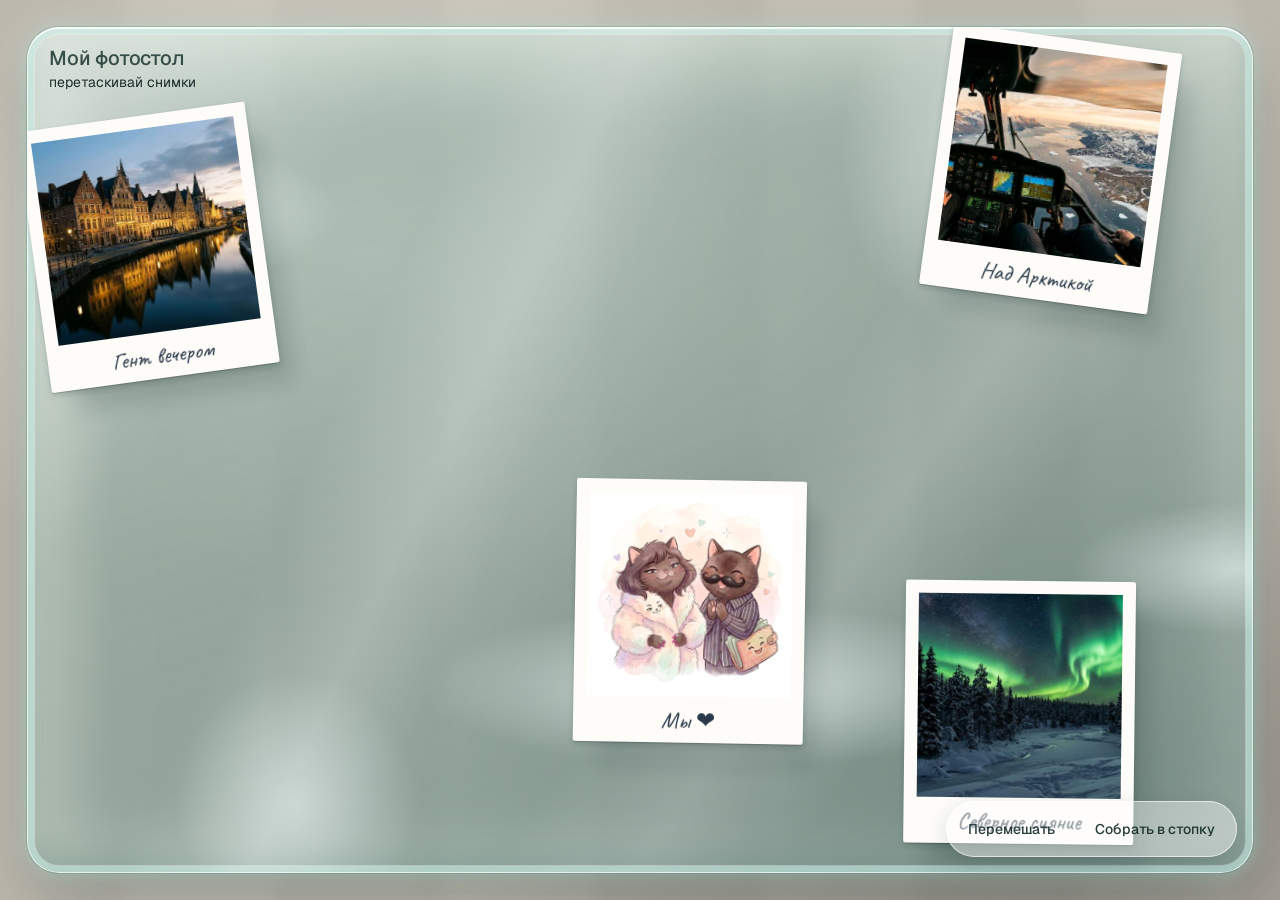
<file: photos/index.html>
<!doctype html>
<html lang="ru">
  <head>
    <meta charset="utf-8" />
    <meta name="viewport" content="width=device-width, initial-scale=1, viewport-fit=cover" />
    <title>Фотостол</title>
    <link rel="preconnect" href="https://fonts.googleapis.com" />
    <link rel="preconnect" href="https://fonts.gstatic.com" crossorigin />
    <link
      rel="stylesheet"
      href="https://fonts.googleapis.com/css2?family=Geist:wght@400;500;600&family=Geist+Mono:wght@400&family=Caveat:wght@500;600&display=swap"
    />
    <link rel="stylesheet" href="hark.css" />
    <link rel="stylesheet" href="hark-hero.css" />
    <style>
      html, body { height: 100%; margin: 0; overflow: hidden; overscroll-behavior: none; }
      body { background: #b9bcb6; }
      .x-hand { font-family: "Caveat", "Segoe Print", "Bradley Hand", "Comic Sans MS", cursive; }

      .x-scene { position: fixed; inset: 0; overflow: hidden; font-family: var(--sans); user-select: none; -webkit-user-select: none; touch-action: none; }

      /* the floor beneath the glass, out of focus */
      .x-floor { position: absolute; inset: -40px; filter: blur(9px) saturate(.9);
        background:
          radial-gradient(ellipse 60% 50% at 30% 30%, rgba(255,250,240,.55), transparent 70%),
          radial-gradient(ellipse 70% 60% at 80% 85%, rgba(60,55,50,.35), transparent 70%),
          repeating-linear-gradient(90deg, #a9a49b 0 2px, #bdb7ac 2px 160px, #b3ada2 160px 162px, #c4beb3 162px 320px),
          #b8b2a7; }
      /* shadow the table frame throws on the floor */
      .x-floorshadow { position: absolute; inset: 9vmin 7vmin 5vmin 9vmin; border-radius: 48px; background: rgba(30,40,38,.28); filter: blur(34px); }

      .x-table { position: absolute; inset: max(3vmin, 14px); border-radius: var(--r-xl); overflow: hidden;
        background:
          linear-gradient(125deg, rgba(255,255,255,.38) 0%, rgba(255,255,255,0) 22%, rgba(255,255,255,0) 58%, rgba(255,255,255,.16) 66%, rgba(255,255,255,0) 74%),
          linear-gradient(160deg, rgba(196,236,226,.42), rgba(150,205,195,.30) 55%, rgba(120,180,175,.38));
        -webkit-backdrop-filter: blur(2px) saturate(1.15); backdrop-filter: blur(2px) saturate(1.15);
        box-shadow:
          inset 0 0 0 1px rgba(255,255,255,.65),
          inset 0 2px 1px rgba(255,255,255,.85),
          inset 0 0 0 7px rgba(170,225,212,.35),
          inset 0 0 0 8px rgba(255,255,255,.35),
          inset 0 -14px 28px rgba(20,80,70,.18),
          inset 0 14px 30px rgba(255,255,255,.18),
          0 0 0 1px rgba(80,140,130,.35),
          0 0 24px rgba(190,245,230,.45),
          0 30px 60px rgba(20,40,36,.22); }
      /* faint caustic light */
      .x-table::before { content: ""; position: absolute; inset: -20%; pointer-events: none; mix-blend-mode: soft-light; opacity: .9;
        background:
          radial-gradient(ellipse 18% 9% at 20% 30%, rgba(255,255,255,.9), transparent 70%),
          radial-gradient(ellipse 12% 22% at 70% 25%, rgba(255,255,255,.7), transparent 70%),
          radial-gradient(ellipse 25% 10% at 55% 70%, rgba(255,255,255,.8), transparent 70%),
          radial-gradient(ellipse 10% 16% at 30% 80%, rgba(255,255,255,.6), transparent 70%),
          radial-gradient(ellipse 14% 8% at 85% 60%, rgba(255,255,255,.7), transparent 70%);
        animation: x-caustic 18s ease-in-out infinite alternate; }
      /* a long soft reflection */
      .x-table::after { content: ""; position: absolute; inset: 0; pointer-events: none;
        background: linear-gradient(115deg, transparent 30%, rgba(255,255,255,.22) 38%, rgba(255,255,255,.05) 44%, transparent 50%); }
      @keyframes x-caustic { from { transform: translate(0,0) rotate(0deg) scale(1); } to { transform: translate(3%, -2%) rotate(4deg) scale(1.06); } }

      .x-title { position: absolute; top: calc(max(3vmin, 14px) + 18px); left: calc(max(3vmin, 14px) + 22px); z-index: 2; pointer-events: none; color: rgba(20,45,42,.82); }
      .x-title h1 { margin: 0; font: var(--type-heading); font-weight: var(--weight-medium); letter-spacing: -.01em; }
      .x-title p { margin: 2px 0 0; font: var(--type-small); color: #1c2f2c; }

      .x-controls { position: absolute; right: calc(max(3vmin, 14px) + 16px); bottom: calc(max(3vmin, 14px) + 16px); z-index: 99990; display: flex; gap: 8px; padding: 6px; border-radius: var(--r-pill);
        background: rgba(255,255,255,.42); -webkit-backdrop-filter: blur(var(--hark-blur, 16px)); backdrop-filter: blur(var(--hark-blur, 16px));
        box-shadow: inset 0 0 0 1px rgba(255,255,255,.6), 0 6px 20px rgba(20,50,45,.15); }
      .x-controls button { min-height: var(--tap); padding: 0 16px; border: 0; border-radius: var(--r-pill); background: transparent; color: rgba(15,40,37,.9); font: var(--type-label); cursor: pointer; transition: background var(--dur-quick) var(--ease-out); }
      .x-controls button:hover { background: rgba(255,255,255,.6); }
      .x-controls button:focus-visible { outline: 2px solid rgba(15,40,37,.6); outline-offset: 2px; }

      .x-print { position: absolute; left: 0; top: 0; width: var(--pw); cursor: grab; touch-action: none; will-change: transform; }
      .x-print.is-drag { cursor: grabbing; }
      .x-card { background: #fdfcf8; padding: calc(var(--pw) * .055) calc(var(--pw) * .055) 0; border-radius: 2px;
        box-shadow: 0 1px 1px rgba(0,0,0,.18), 0 3px 6px rgba(10,40,35,.18), 18px 26px 22px -6px rgba(10,30,28,.16);
        transition: box-shadow .25s var(--ease-out); }
      .x-print.is-drag .x-card { box-shadow: 0 2px 4px rgba(0,0,0,.12), 0 18px 30px rgba(10,40,35,.22), 40px 60px 50px -10px rgba(10,30,28,.18); }
      .x-card img { display: block; width: 100%; aspect-ratio: 1 / 1; object-fit: cover; pointer-events: none; -webkit-user-drag: none; filter: contrast(1.02) saturate(1.03); }
      .x-card figcaption { height: calc(var(--pw) * .2); display: flex; align-items: center; justify-content: center; font-size: calc(var(--pw) * .1); line-height: 1; color: #2a3a4a; white-space: nowrap; overflow: hidden; }

      :root { --pw: clamp(120px, 19vmax, 230px); }
      @media (max-width: 600px) { :root { --pw: clamp(110px, 36vw, 150px); } .x-title h1 { font: var(--type-label); font-weight: var(--weight-medium); font-size: 17px; } .x-controls button { padding: 0 12px; } }

      .x-lightbox { position: fixed; inset: 0; z-index: 100000; display: flex; align-items: center; justify-content: center; background: rgba(8,14,14,.72); -webkit-backdrop-filter: blur(14px); backdrop-filter: blur(14px); opacity: 0; pointer-events: none; transition: opacity .3s var(--ease-out); }
      .x-lightbox.is-open { opacity: 1; pointer-events: auto; }
      .x-lightbox figure { margin: 0; display: flex; flex-direction: column; align-items: center; transform: scale(.94); transition: transform .35s var(--ease-out); }
      .x-lightbox.is-open figure { transform: scale(1); }
      .x-lightbox img { display: block; max-width: min(88vw, 1400px); max-height: 78vh; border-radius: 4px; border: 10px solid #fdfcf8; box-shadow: 0 30px 80px rgba(0,0,0,.45); }
      .x-lightbox figcaption { margin-top: 14px; font-size: 32px; color: #f4f1ea; }
      .x-lb-btn { position: absolute; width: var(--tap); height: var(--tap); border: 0; border-radius: var(--r-pill); background: #1d2626; color: #fff; font: 22px/1 var(--sans); cursor: pointer; display: grid; place-items: center; box-shadow: inset 0 0 0 1px rgba(255,255,255,.25); transition: background var(--dur-quick) var(--ease-out); }
      .x-lb-btn:hover { background: #324040; }
      .x-lb-btn:focus-visible { outline: 2px solid #fff; outline-offset: 2px; }
      .x-lb-close { top: 18px; right: 18px; font-size: 28px; }
      .x-lb-prev { left: 18px; top: 50%; transform: translateY(-50%); }
      .x-lb-next { right: 18px; top: 50%; transform: translateY(-50%); }
      @media (max-width: 600px) { .x-lb-prev, .x-lb-next { top: auto; bottom: 22px; transform: none; } .x-lightbox figcaption { font-size: 26px; } }
      @media (prefers-reduced-motion: reduce) { .x-table::before { animation: none; } }
    </style>
  </head>
  <body>
    <div class="page" id="top">
      <main class="x-scene" id="scene">
        <div class="x-floor" aria-hidden="true"></div>
        <div class="x-floorshadow" aria-hidden="true"></div>
        <div class="x-table" id="table"></div>
        <div class="x-title">
          <h1>Мой фотостол</h1>
          <p>перетаскивай снимки</p>
        </div>
        <div class="x-controls">
          <button type="button" id="shuffle">Перемешать</button>
          <button type="button" id="stack">Собрать в стопку</button>
        </div>
      </main>

      <div class="x-lightbox" id="lightbox" role="dialog" aria-modal="true" aria-label="Снимок" aria-hidden="true">
        <figure>
          <img id="lb-img" alt="" />
          <figcaption class="x-hand" id="lb-cap"></figcaption>
        </figure>
        <button class="x-lb-btn x-lb-close" type="button" id="lb-close" aria-label="Закрыть">×</button>
        <button class="x-lb-btn x-lb-prev" type="button" id="lb-prev" aria-label="Предыдущий">‹</button>
        <button class="x-lb-btn x-lb-next" type="button" id="lb-next" aria-label="Следующий">›</button>
      </div>

      <!-- Плёнка: каждый снимок из списка PHOTOS ниже, чтобы файл попал в страницу -->
      <div id="film" hidden>
        <img data-photo="demo-heli.jpg" src="demo-heli.jpg" alt="" />
        <img data-photo="demo-ghent.jpg" src="demo-ghent.jpg" alt="" />
        <img data-photo="demo-aurora.jpg" src="demo-aurora.jpg" alt="" />
        <img data-photo="demo-cats.jpg" src="demo-cats.jpg" alt="" />
      </div>
    </div>
    <script src="hark.js"></script>
    <script>
      // ── Снимки: добавьте {src, caption} сюда (и такой же <img data-photo> в #film выше) ──
      const PHOTOS = [
        { src: "demo-heli.jpg", caption: "Над Арктикой" },
        { src: "demo-ghent.jpg", caption: "Гент вечером" },
        { src: "demo-aurora.jpg", caption: "Северное сияние" },
        { src: "demo-cats.jpg", caption: "Мы ❤" },
      ];

      (function () {
        const table = document.getElementById("table");
        const reduce = window.matchMedia("(prefers-reduced-motion: reduce)").matches;
        const rand = (a, b) => a + Math.random() * (b - a);
        const clamp = (v, a, b) => Math.max(a, Math.min(b, v));
        let zTop = 10;

        function photoSrc(name) {
          const film = Array.from(document.querySelectorAll("#film img")).find((i) => i.dataset.photo === name);
          return film ? film.src : name;
        }

        const prints = PHOTOS.map((ph, i) => {
          const el = document.createElement("div");
          el.className = "x-print";
          el.setAttribute("role", "button");
          el.setAttribute("tabindex", "0");
          el.setAttribute("aria-label", ph.caption + " — открыть");
          const fig = document.createElement("figure");
          fig.className = "x-card";
          fig.style.margin = "0";
          const film = Array.from(document.querySelectorAll("#film img")).find((im) => im.dataset.photo === ph.src);
          const img = film ? film.cloneNode() : document.createElement("img");
          if (!film) img.src = ph.src;
          img.removeAttribute("data-photo");
          img.alt = ph.caption;
          img.draggable = false;
          const cap = document.createElement("figcaption");
          cap.className = "x-hand";
          cap.textContent = ph.caption;
          fig.append(img, cap);
          el.append(fig);
          el.style.visibility = "hidden";
          table.append(el);
          return { el, card: fig, i, x: 0, y: 0, r: 0, vx: 0, vy: 0, tilt: 0, tv: 0, s: 1, sv: 0, drag: false, tween: null, pointers: new Map() };
        });

        const W = () => table.clientWidth, H = () => table.clientHeight;
        const pw = (p) => p.el.offsetWidth, ph = (p) => p.el.offsetHeight;

        function bounds(p) {
          const mx = pw(p) * 0.35, my = ph(p) * 0.35;
          return { x0: mx, x1: W() - mx, y0: my, y1: H() - my };
        }

        function scatterTargets() {
          // loose grid with jitter: spread out, small overlaps
          const n = prints.length, w = W(), h = H();
          const cols = Math.ceil(Math.sqrt(n * (w / h)));
          const rows = Math.ceil(n / cols);
          const cells = [];
          for (let r = 0; r < rows; r++) for (let c = 0; c < cols; c++) cells.push([c, r]);
          cells.sort(() => Math.random() - 0.5);
          return prints.map((p, k) => {
            const [c, r] = cells[k];
            const cw = w / cols, ch = h / rows;
            const b = bounds(p);
            return {
              x: clamp((c + 0.5) * cw + rand(-cw * 0.22, cw * 0.22), b.x0 + pw(p) * 0.15, b.x1 - pw(p) * 0.15),
              y: clamp((r + 0.5) * ch + rand(-ch * 0.2, ch * 0.2), b.y0 + ph(p) * 0.15, b.y1 - ph(p) * 0.15),
              r: rand(-15, 15),
            };
          });
        }

        function raise(p) { p.el.style.zIndex = ++zTop; }

        function render(p) {
          const tx = p.x - pw(p) / 2, ty = p.y - ph(p) / 2;
          p.el.style.transform = `translate3d(${tx}px, ${ty}px, 0) rotate(${p.r + p.tilt}deg) scale(${p.s})`;
        }

        const easeOutBack = (t) => { const c1 = 1.4, c3 = c1 + 1; return 1 + c3 * Math.pow(t - 1, 3) + c1 * Math.pow(t - 1, 2); };

        function tweenTo(p, to, dur, delay) {
          p.tween = { fx: p.x, fy: p.y, fr: p.r, tx: to.x, ty: to.y, tr: to.r, t0: performance.now() + (delay || 0), dur: reduce ? 1 : dur };
          p.vx = p.vy = 0;
        }

        function step(now) {
          for (const p of prints) {
            if (p.tween) {
              const t = clamp((now - p.tween.t0) / p.tween.dur, 0, 1);
              const e = easeOutBack(t);
              p.x = p.tween.fx + (p.tween.tx - p.tween.fx) * e;
              p.y = p.tween.fy + (p.tween.ty - p.tween.fy) * e;
              p.r = p.tween.fr + (p.tween.tr - p.tween.fr) * e;
              if (t >= 1) p.tween = null;
            } else if (!p.drag) {
              if (Math.abs(p.vx) + Math.abs(p.vy) > 0.02) {
                p.x += p.vx; p.y += p.vy;
                p.vx *= 0.9; p.vy *= 0.9;
                const b = bounds(p);
                if (p.x < b.x0) { p.x = b.x0; p.vx = -p.vx * 0.4; }
                if (p.x > b.x1) { p.x = b.x1; p.vx = -p.vx * 0.4; }
                if (p.y < b.y0) { p.y = b.y0; p.vy = -p.vy * 0.4; }
                if (p.y > b.y1) { p.y = b.y1; p.vy = -p.vy * 0.4; }
              }
            } else {
              p.vx *= 0.82; p.vy *= 0.82;
            }
            const tiltT = p.drag ? clamp(p.vx * 0.5, -7, 7) : 0;
            p.tv += (tiltT - p.tilt) * 0.14; p.tv *= 0.78; p.tilt += p.tv;
            const sT = p.drag ? 1.08 : 1;
            p.sv += (sT - p.s) * 0.2; p.sv *= 0.68; p.s += p.sv;
            render(p);
          }
          requestAnimationFrame(step);
        }

        // ── pointer interaction ──
        prints.forEach((p) => {
          const el = p.el;
          let start = null, moved = false, gesture = null;

          el.addEventListener("pointerdown", (e) => {
            if (e.button && e.button !== 0) return;
            e.preventDefault();
            el.setPointerCapture(e.pointerId);
            p.pointers.set(e.pointerId, { x: e.clientX, y: e.clientY });
            p.tween = null;
            p.justDragged = false;
            raise(p);
            if (p.pointers.size === 1) {
              const rect = table.getBoundingClientRect();
              start = { cx: e.clientX, cy: e.clientY, ox: e.clientX - rect.left - p.x, oy: e.clientY - rect.top - p.y, lx: e.clientX, ly: e.clientY };
              moved = false;
              p.drag = true; p.vx = p.vy = 0;
              el.classList.add("is-drag");
            } else if (p.pointers.size === 2) {
              const [a, b] = [...p.pointers.values()];
              gesture = { a0: Math.atan2(b.y - a.y, b.x - a.x), r0: p.r };
              moved = true;
            }
          });

          el.addEventListener("pointermove", (e) => {
            if (!p.pointers.has(e.pointerId)) return;
            p.pointers.set(e.pointerId, { x: e.clientX, y: e.clientY });
            if (gesture && p.pointers.size >= 2) {
              const [a, b] = [...p.pointers.values()];
              const ang = Math.atan2(b.y - a.y, b.x - a.x);
              p.r = gesture.r0 + ((ang - gesture.a0) * 180) / Math.PI;
              return;
            }
            if (!start) return;
            if (Math.hypot(e.clientX - start.cx, e.clientY - start.cy) > 5) moved = true;
            const rect = table.getBoundingClientRect();
            const b = bounds(p);
            p.x = clamp(e.clientX - rect.left - start.ox, b.x0, b.x1);
            p.y = clamp(e.clientY - rect.top - start.oy, b.y0, b.y1);
            const dx = e.clientX - start.lx, dy = e.clientY - start.ly;
            p.vx = clamp(p.vx * 0.5 + dx * 0.5, -40, 40);
            p.vy = clamp(p.vy * 0.5 + dy * 0.5, -40, 40);
            start.lx = e.clientX; start.ly = e.clientY;
          });

          const end = (e) => {
            if (!p.pointers.has(e.pointerId)) return;
            p.pointers.delete(e.pointerId);
            if (p.pointers.size > 0) { gesture = null; return; }
            gesture = null;
            p.justDragged = moved || e.type !== "pointerup";
            p.drag = false;
            el.classList.remove("is-drag");
            // settle: a little wobble from the release speed
            p.tv += clamp(p.vx * 0.35, -6, 6);
            p.r += clamp(p.vx * 0.15, -4, 4);
            start = null;
            if (!p.justDragged) { p.vx = p.vy = 0; }
          };
          el.addEventListener("click", () => {
            if (p.justDragged) { p.justDragged = false; return; }
            openLightbox(p.i);
          });
          el.addEventListener("pointerup", end);
          el.addEventListener("pointercancel", end);

          el.addEventListener("wheel", (e) => {
            e.preventDefault();
            p.tween = null;
            p.r += clamp(e.deltaY, -60, 60) * 0.06;
            raise(p);
          }, { passive: false });

          el.addEventListener("keydown", (e) => {
            if (e.key === "Enter" || e.key === " ") { e.preventDefault(); openLightbox(p.i); }
          });
        });

        // ── controls ──
        function shuffle() {
          const t = scatterTargets();
          const order = prints.slice().sort(() => Math.random() - 0.5);
          order.forEach((p) => raise(p));
          prints.forEach((p, k) => tweenTo(p, t[k], 900, order.indexOf(p) * 70));
        }
        function stack() {
          const cx = W() / 2, cy = H() / 2;
          prints.forEach((p, k) => {
            raise(p);
            tweenTo(p, { x: cx + rand(-6, 6), y: cy + rand(-6, 6), r: rand(-6, 6) }, 800, k * 80);
          });
        }
        document.getElementById("shuffle").addEventListener("click", shuffle);
        document.getElementById("stack").addEventListener("click", stack);

        // ── first load: prints fall onto the table one by one ──
        function drop() {
          const t = scatterTargets();
          prints.forEach((p, k) => {
            p.x = t[k].x; p.y = t[k].y; p.r = t[k].r;
            raise(p);
            render(p);
            p.el.style.visibility = "visible";
            if (!reduce) {
              p.card.animate(
                [
                  { transform: "translateY(-40px) scale(1.55)", opacity: 0, offset: 0 },
                  { transform: "translateY(0) scale(.95)", opacity: 1, offset: 0.62 },
                  { transform: "translateY(0) scale(1.025)", offset: 0.82 },
                  { transform: "translateY(0) scale(1)" },
                ],
                { duration: 720, delay: 250 + k * 280, easing: "cubic-bezier(.3,.7,.4,1)", fill: "backwards" }
              );
            }
          });
          requestAnimationFrame(step);
        }

        let lastW = 0, lastH = 0;
        window.addEventListener("resize", () => {
          const w = W(), h = H();
          prints.forEach((p) => {
            if (lastW) { p.x *= w / lastW; p.y *= h / lastH; }
            const b = bounds(p);
            p.x = clamp(p.x, b.x0, b.x1); p.y = clamp(p.y, b.y0, b.y1);
            if (p.tween) { p.tween.tx *= w / lastW; p.tween.ty *= h / lastH; }
          });
          lastW = w; lastH = h;
        });

        // ── lightbox ──
        const lb = document.getElementById("lightbox");
        const lbImg = document.getElementById("lb-img");
        const lbCap = document.getElementById("lb-cap");
        let current = -1, lastFocus = null;

        function show(i) {
          current = (i + PHOTOS.length) % PHOTOS.length;
          lbImg.src = photoSrc(PHOTOS[current].src);
          lbImg.alt = PHOTOS[current].caption;
          lbCap.textContent = PHOTOS[current].caption;
        }
        function openLightbox(i) {
          lastFocus = document.activeElement;
          show(i);
          lb.classList.add("is-open");
          lb.setAttribute("aria-hidden", "false");
          document.getElementById("lb-close").focus();
        }
        function closeLightbox() {
          lb.classList.remove("is-open");
          lb.setAttribute("aria-hidden", "true");
          current = -1;
          if (lastFocus && lastFocus.focus) lastFocus.focus();
        }
        document.getElementById("lb-close").addEventListener("click", closeLightbox);
        document.getElementById("lb-prev").addEventListener("click", () => show(current - 1));
        document.getElementById("lb-next").addEventListener("click", () => show(current + 1));
        lb.addEventListener("click", (e) => { if (e.target === lb || e.target.tagName === "FIGURE") closeLightbox(); });
        document.addEventListener("keydown", (e) => {
          if (current < 0) return;
          if (e.key === "Escape") closeLightbox();
          else if (e.key === "ArrowLeft") show(current - 1);
          else if (e.key === "ArrowRight") show(current + 1);
        });

        function init() { lastW = W(); lastH = H(); drop(); }
        if (document.fonts && document.fonts.ready) document.fonts.ready.then(init); else init();
      })();
    </script>
  </body>
</html>
</file>
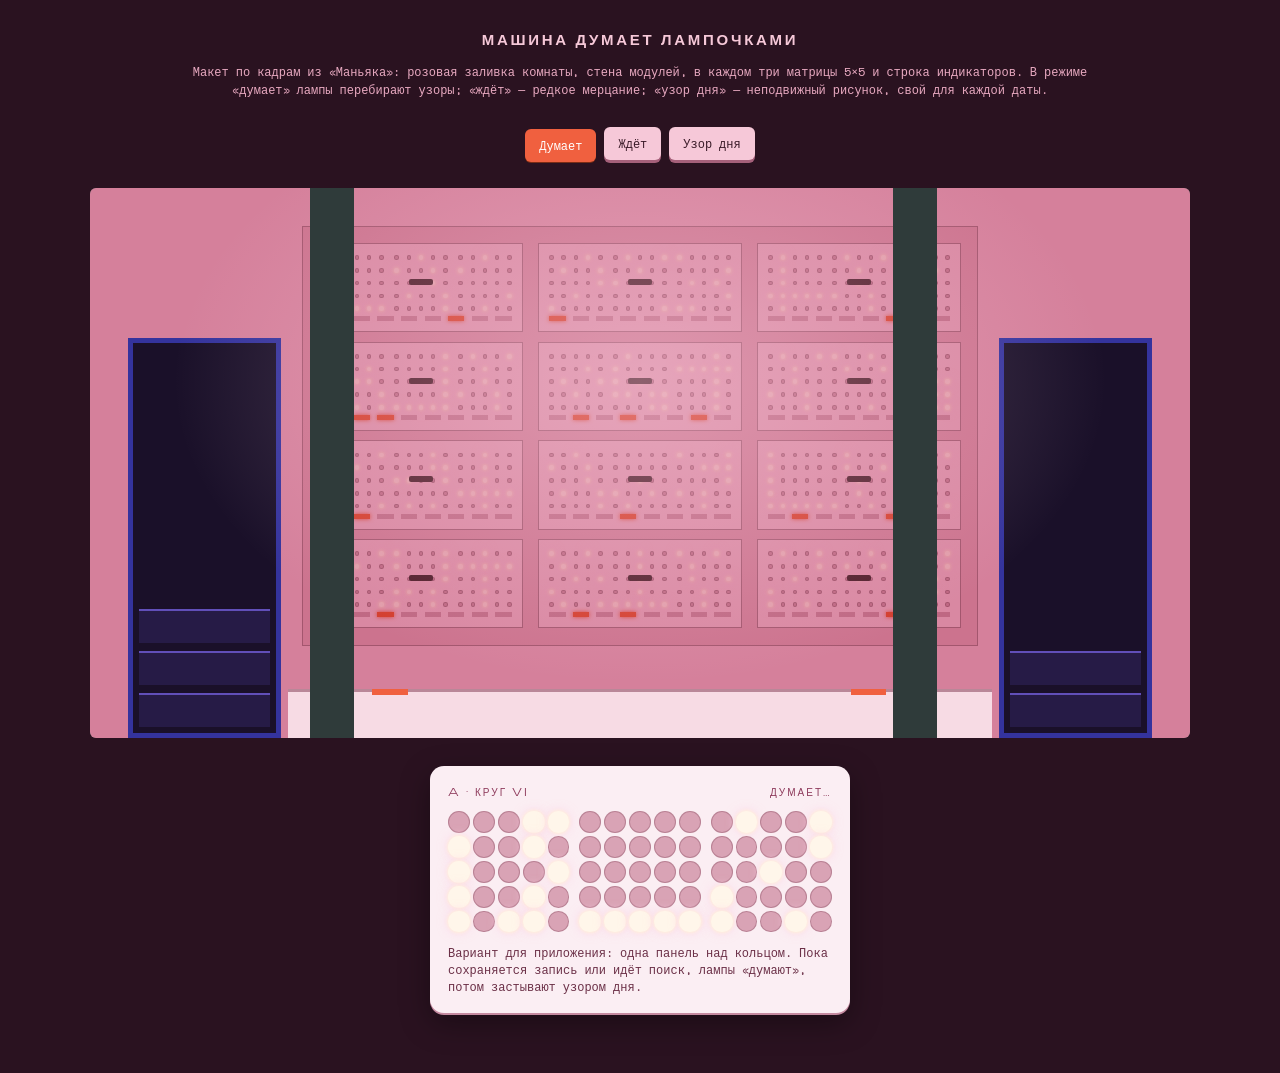
<file: progoff/mockups/lamps.html>
<!doctype html>
<html lang="ru"><head><meta charset="utf-8"><meta name="viewport" content="width=device-width,initial-scale=1">
<title>Макет · Машина думает лампочками</title>
<link rel="preconnect" href="https://fonts.googleapis.com"><link href="https://fonts.googleapis.com/css2?family=Michroma&family=Space+Mono:wght@400;700&display=swap" rel="stylesheet">
<style>
:root{--wash:#c9567f;--wall:#f2c9d6;--wall-2:#e7b4c4;--edge:#b98798;--blue:#3b4fd8;--navy:#1d1838;--lamp:#fff6ea;--lamp-glow:rgba(255,240,220,.9);--off:#d9a3b5;--orange:#f0603f;--ink:#3a1b28}
*{box-sizing:border-box}
body{margin:0;min-height:100vh;background:#2a1220;color:var(--ink);font-family:"Space Mono",monospace;display:flex;flex-direction:column;align-items:center;gap:28px;padding:28px 14px 60px}
h1{font-family:Michroma,sans-serif;font-size:15px;letter-spacing:.18em;color:#f6c8d8;margin:0;text-transform:uppercase}
.cap{font-size:12px;color:#e8a9c0;max-width:900px;text-align:center;line-height:1.5;margin:-14px 0 0}
/* room */
.room{position:relative;width:min(1100px,100%);aspect-ratio:16/8;background:var(--wall);border-radius:6px;overflow:hidden;display:flex;align-items:stretch;gap:2%;padding:3% 3% 0}
.room:after{content:"";position:absolute;inset:0;background:var(--wash);mix-blend-mode:multiply;opacity:.55;pointer-events:none}
.room:before{content:"";position:absolute;inset:0;background:radial-gradient(ellipse at 50% 35%,rgba(255,220,235,.35),transparent 60%);pointer-events:none;z-index:2}
.rack{flex:0 0 15%;border:5px solid var(--blue);background:var(--navy);display:flex;flex-direction:column;justify-content:flex-end;padding:6px;align-self:flex-end;height:78%}
.rack i{display:block;height:9%;margin-top:6%;background:#2b2a60;border-top:2px solid #6e7cff}
.wallp{flex:1;display:grid;grid-template-columns:repeat(3,1fr);grid-template-rows:repeat(4,1fr);gap:2.4%;padding:1.6%;background:var(--wall-2);border:1px solid var(--edge);align-self:flex-start;height:82%}
.desk{position:absolute;left:18%;right:18%;bottom:0;height:9%;background:#f7dbe4;border-top:3px solid var(--edge);z-index:1}
.desk b{position:absolute;top:-3px;width:5%;height:6px;background:var(--orange)}
.pillar{position:absolute;top:0;bottom:0;width:4%;background:#2f3b3a;z-index:3}
/* module */
.mod{background:#f6d5df;border:1px solid var(--edge);display:grid;grid-template-columns:1fr 1fr 1fr;grid-template-rows:1fr auto;gap:6%;padding:5%;position:relative}
.grid{display:grid;grid-template-columns:repeat(5,1fr);gap:14%;align-content:center}
.l{aspect-ratio:1;border-radius:50%;background:var(--off);box-shadow:inset 0 0 0 1px rgba(90,30,50,.25)}
.l.on{background:var(--lamp);box-shadow:0 0 3px 1px var(--lamp-glow),0 0 8px 2px rgba(255,210,230,.55)}
.foot{grid-column:1/-1;display:flex;gap:4%;align-items:center}
.foot .sq{flex:1;height:5px;background:var(--off)}
.foot .sq.on{background:var(--orange);box-shadow:0 0 4px var(--orange)}
.handle{position:absolute;left:44%;top:40%;width:12%;height:7%;background:#5a2c3a;border-radius:2px}
/* app widget */
.panel{width:min(420px,100%);background:#fbeef3;border-radius:14px;padding:18px;box-shadow:0 2px 0 #c58aa0,0 10px 30px rgba(0,0,0,.35)}
.panel .lab{font-family:Michroma,sans-serif;font-size:10px;letter-spacing:.2em;color:#8e3b5c;text-transform:uppercase;display:flex;justify-content:space-between}
.panel .row{display:grid;grid-template-columns:repeat(3,1fr);gap:10px;margin:12px 0}
.panel .grid{gap:3px}
.panel .l{width:100%}
.panel p{font-size:12px;margin:8px 0 0;color:#6b3047}
.btns{display:flex;gap:8px;flex-wrap:wrap;justify-content:center}
button{font-family:"Space Mono",monospace;font-size:12px;padding:8px 14px;border-radius:6px;border:0;background:#f6c8d8;color:#3a1b28;box-shadow:0 3px 0 #a5607a;cursor:pointer}
button.on{background:var(--orange);color:#fff;box-shadow:0 1px 0 #7a2c16;transform:translateY(2px)}
.two{display:flex;gap:24px;flex-wrap:wrap;justify-content:center;width:min(1100px,100%)}
</style></head><body>
<h1>Машина думает лампочками</h1>
<p class="cap">Макет по кадрам из «Маньяка»: розовая заливка комнаты, стена модулей, в каждом три матрицы 5×5 и строка индикаторов. В режиме «думает» лампы перебирают узоры; «ждёт» — редкое мерцание; «узор дня» — неподвижный рисунок, свой для каждой даты.</p>
<div class="btns" id="modes"><button data-m="think" class="on">Думает</button><button data-m="idle">Ждёт</button><button data-m="day">Узор дня</button></div>

<div class="room" id="room">
  <div class="rack"><i></i><i></i><i></i></div>
  <div class="wallp" id="wall"></div>
  <div class="rack"><i></i><i></i></div>
  <div class="desk"><b style="left:12%"></b><b style="left:80%"></b></div>
  <div class="pillar" style="left:20%"></div><div class="pillar" style="left:73%"></div>
</div>

<div class="two">
  <div class="panel"><div class="lab"><span>A · Круг VI</span><span id="st">думает…</span></div>
    <div class="row" id="mini"></div>
    <p>Вариант для приложения: одна панель над кольцом. Пока сохраняется запись или идёт поиск, лампы «думают», потом застывают узором дня.</p></div>
</div>

<script>
var MODE='think',mods=[],mini=null;
function seed(s){var h=2166136261;for(var i=0;i<s.length;i++){h^=s.charCodeAt(i);h=Math.imul(h,16777619)}return function(){h^=h<<13;h^=h>>>17;h^=h<<5;return ((h>>>0)%10000)/10000}}
function mkGrid(){var g=document.createElement('div');g.className='grid';var ls=[];for(var i=0;i<25;i++){var l=document.createElement('i');l.className='l';g.appendChild(l);ls.push(l)}return {el:g,ls:ls}}
function mkMod(parent,withFoot){var m=document.createElement('div');m.className='mod';var gs=[mkGrid(),mkGrid(),mkGrid()];gs.forEach(function(g){m.appendChild(g.el)});
  var foot=null;if(withFoot){foot=document.createElement('div');foot.className='foot';var sq=[];for(var i=0;i<8;i++){var s=document.createElement('i');s.className='sq';foot.appendChild(s);sq.push(s)}m.appendChild(foot);foot=sq;
  var h=document.createElement('i');h.className='handle';m.appendChild(h)}
  parent.appendChild(m);return {gs:gs,foot:foot,kind:Math.floor(Math.random()*4),t:Math.floor(Math.random()*50)}}
var wall=document.getElementById('wall');for(var i=0;i<12;i++)mods.push(mkMod(wall,true));
var miniWrap=document.getElementById('mini');mini={gs:[mkGrid(),mkGrid(),mkGrid()],kind:0,t:0};mini.gs.forEach(function(g){var w=document.createElement('div');w.appendChild(g.el);miniWrap.appendChild(w)});
function set(ls,f){ls.forEach(function(l,i){l.classList.toggle('on',!!f(i%5,Math.floor(i/5),i))})}
/* patterns: random bits, row scan, shifting register, sparse sparkle */
function step(m){m.t++;var t=m.t;
  m.gs.forEach(function(g,gi){var k=(m.kind+gi)%4;
    if(k===0)set(g.ls,function(){return Math.random()<.32});
    else if(k===1)set(g.ls,function(x,y){return y===t%5||(x+t)%7===0});
    else if(k===2)set(g.ls,function(x,y,i){return ((i*7+t*3)%11)<3});
    else set(g.ls,function(x,y){return ((x*31+y*17+t*13)%23)<4})});
  if(m.foot)m.foot.forEach(function(s,i){s.classList.toggle('on',i===t%8||Math.random()<.08)})}
function idle(m){m.gs.forEach(function(g){g.ls.forEach(function(l){if(Math.random()<.04)l.classList.toggle('on')})});if(m.foot&&Math.random()<.1){var s=m.foot[Math.floor(Math.random()*8)];s.classList.toggle('on')}}
function day(){var d=new Date(),key=d.getFullYear()+'-'+(d.getMonth()+1)+'-'+d.getDate();
  mods.concat([mini]).forEach(function(m,mi){var r=seed(key+'#'+mi);m.gs.forEach(function(g){set(g.ls,function(){return r()<.3})});if(m.foot)m.foot.forEach(function(s,i){s.classList.toggle('on',r()<.2)})})}
var timer=null;
function run(){clearInterval(timer);document.getElementById('st').textContent=MODE==='think'?'думает…':MODE==='idle'?'ждёт':'узор дня';
  if(MODE==='day'){day();return}
  timer=setInterval(function(){mods.concat([mini]).forEach(function(m){if(MODE==='think'){if(Math.random()<.7)step(m)}else idle(m)})},MODE==='think'?140:220)}
document.querySelectorAll('#modes button').forEach(function(b){b.onclick=function(){MODE=b.dataset.m;document.querySelectorAll('#modes button').forEach(function(x){x.classList.toggle('on',x===b)});run()}});
if(matchMedia('(prefers-reduced-motion: reduce)').matches){MODE='day';document.querySelectorAll('#modes button').forEach(function(x){x.classList.toggle('on',x.dataset.m==='day')})}
mods.concat([mini]).forEach(step);run();
</script></body></html>
</file>
<file: aviadok/hark.css>
/* Hark's design tokens and component styles. Each component's rules follow its @component comment. style-gates: data */

/* @component foundations */
:root {
  color-scheme: light dark;

  --text-primary: light-dark(#1d1d1f, #f5f5f7);         /* body text */
  --text-secondary: light-dark(#636366, #a1a1a6);       /* supporting grey text */
  --text-tertiary: light-dark(#1d1d1f4d, #f5f5f74d);    /* hollow dots, faint marks; never body text */
  --text-primary-on: light-dark(#f5f5f7, #1d1d1f);      /* text on --fill-primary */
  --text-secondary-on: light-dark(#aeaeb2, #5c5c60);    /* grey text on --fill-primary */
  --fill-primary: light-dark(#1d1d1f, #f5f5f7);         /* the strong fill: solid chips, the nav, the badge */
  --fill-primary-on: light-dark(#f5f5f7, #1d1d1f);      /* the page background */
  --fill-secondary: light-dark(#1d1d1f80, #f5f5f780);
  --fill-tertiary: light-dark(#e8e8ea, #2a2a2d);        /* the grey card, panel and row tint */
  --fill-segment: light-dark(#3a3a3c, #e2e2e4);         /* the nav's tab track */
  --fill-system-green: #00a665;                         /* status: done, ready */
  --fill-system-orange: #ff4d00;                        /* status: now, current */
  --fill-system-red: light-dark(#da2f35, #f1555b);      /* status: blocked, error */
  --transparent-primary: light-dark(#1d1d1f4d, #f5f5f74d);
  --stroke-primary: light-dark(#1d1d1f24, #f5f5f724);   /* strong hairline */
  --stroke-secondary: light-dark(#1d1d1f12, #f5f5f712); /* faint hairline between rows */
  --stroke-primary-on: light-dark(#f5f5f71a, #1d1d1f1a);
  --stroke-composer: light-dark(#f5f5f780, #1d1d1f80);  /* the callout's glass edge */
  --stroke-system-orange: #ff4d0026;
  --hover-wash: light-dark(#1d1d1f0d, #f5f5f70d);
  --hover-wash-primary-on: light-dark(#f9f9fa26, #1d1d1f14);

  /* The hero is light text over a dark photo in both themes. */
  --hero-surface: #161f39;
  --hero-text: #f5f5f7;
  --hero-text-muted: #f5f5f7cc;
  --hero-scrim-strong: rgb(22 31 57 / 0.78);
  --hero-scrim-soft: rgb(22 31 57 / 0.3);
  --hero-scrim-side: rgb(22 31 57 / 0.45);
  --hero-glass: rgb(22 31 57 / 0.42);
  --hero-glass-faint: rgb(22 31 57 / 0.35);
  --hero-glass-stroke: rgb(245 245 247 / 0.28);

  --mat-regular: light-dark(rgb(255 255 255 / 0.56), rgb(29 29 31 / 0.55));
  --mat-thin: light-dark(rgb(255 255 255 / 0.22), rgb(29 29 31 / 0.4));
  --mat-agent: light-dark(rgb(255 255 255 / 0.84), rgb(29 29 31 / 0.66));
  --mat-inverse: color-mix(in srgb, var(--fill-primary) 86%, transparent);  /* the nav: dark on light, light on dark */
  --hark-blur: blur(50px) saturate(1.6);
  --hark-shadow: 0 8px 40px #1d1d1f1f;

  --sans: "GT Standard", "GT Standard L", "Geist", -apple-system, BlinkMacSystemFont, "Helvetica Neue", sans-serif;
  --lh: 1.3;                                            /* every text style is 130% */
  --weight-light: 300;
  --weight-regular: 400;
  --weight-medium: 500;
  --weight-bold: 600;
  --size-caption: 12px;                                 /* the smallest text allowed */
  --size-meta: 13px;
  --size-small: 14px;
  --size-body: 15px;
  --size-prose: 16px;
  --size-heading: 20px;
  --size-figure: clamp(24px, 3vw, 32px);
  --size-title: clamp(26px, 3vw, 32px);
  --size-display: clamp(34px, 5vw, 48px);
  --size-lede: clamp(16px, 1.7vw, 20px);

  --type-caption: var(--weight-regular) var(--size-caption)/var(--lh) var(--sans);
  --type-tag: var(--weight-medium) var(--size-caption)/var(--lh) var(--sans);
  --type-small: var(--weight-regular) var(--size-small)/var(--lh) var(--sans);
  --type-label: var(--weight-medium) var(--size-small)/var(--lh) var(--sans);
  --type-body: var(--weight-regular) var(--size-body)/var(--lh) var(--sans);
  --type-body-strong: var(--weight-medium) var(--size-body)/var(--lh) var(--sans);
  --type-heading: var(--weight-medium) var(--size-heading)/var(--lh) var(--sans);
  --type-lede: var(--weight-medium) var(--size-lede)/var(--lh) var(--sans);
  --type-figure: var(--weight-regular) var(--size-figure)/var(--lh) var(--sans);
  --type-title: var(--weight-regular) var(--size-title)/var(--lh) var(--sans);
  --type-display: var(--weight-medium) var(--size-display)/var(--lh) var(--sans);
  --type-numeral: var(--weight-regular) 48px/1 var(--sans);

  --r-s: 12px;
  --r-m: 16px;
  --r-l: 24px;
  --r-xl: 32px;
  --r-pill: 100px;

  --ease-out: cubic-bezier(0.23, 1, 0.32, 1);
  --dur-quick: 160ms;
  --dur-draw: 1400ms;

  --page-max: 1120px;
  --gutter: clamp(16px, 3vw, 32px);                     /* the page's side padding */
  --tap: 44px;                                          /* the smallest touch target */
}
:root[data-theme="light"] { color-scheme: light; }
:root[data-theme="dark"] { color-scheme: dark; }

* { box-sizing: border-box; }
html { -webkit-text-size-adjust: 100%; scroll-behavior: smooth; }
@media (prefers-reduced-motion: reduce) { html { scroll-behavior: auto; } }

body {
  margin: 0;
  background: var(--fill-primary-on);
  color: var(--text-primary);
  font: var(--type-body);
  -webkit-font-smoothing: antialiased;
  overflow-x: hidden;
}

img { max-width: 100%; display: block; }
figure { margin-inline: 0; }
a { color: inherit; }
b, strong { font-weight: var(--weight-bold); }
p { margin: 0; text-wrap: pretty; }
h1, h2, h3 { margin: 0; text-wrap: balance; }
small { font-size: max(var(--size-caption), 0.85em); }
.sub { color: var(--text-secondary); }

:focus-visible { outline: 2px solid var(--fill-primary); outline-offset: 3px; border-radius: 6px; }

/* @component page */
.page {
  max-width: var(--page-max);
  margin: 0 auto;
  padding-inline: var(--gutter);
  padding-block: 12px 40px;
  display: grid;
  grid-template-columns: minmax(0, 1fr);
  gap: 16px;
}
.main { display: grid; grid-template-columns: minmax(0, 1fr); gap: 16px; min-width: 0; }

.glass {
  background: var(--mat-inverse);
  -webkit-backdrop-filter: var(--hark-blur);
  backdrop-filter: var(--hark-blur);
  border: 1px solid var(--stroke-primary-on);
}
.nav {
  position: sticky;
  top: calc(env(safe-area-inset-top, 0px) + 12px);
  z-index: 20;
  justify-self: center;
  max-width: 100%;
  display: flex;
  align-items: center;
  gap: 6px;
  padding: 5px;
  border-radius: var(--r-pill);
  box-shadow: var(--hark-shadow);
}
.nav :focus-visible { outline-color: var(--fill-primary-on); }
.seg {
  display: flex;
  min-width: 0;
  overflow-x: auto;
  scrollbar-width: none;
  border-radius: var(--r-pill);
  background: var(--fill-segment);
}
.seg::-webkit-scrollbar { display: none; }
.seg a {
  flex: none;
  padding: 8px 14px;
  border-radius: var(--r-pill);
  font: var(--type-label);
  color: var(--text-secondary-on);
  text-decoration: none;
  white-space: nowrap;
}
.seg a:hover { color: var(--text-primary-on); }
/* The active tab carries its own fill so its text is measured against it. */
.seg a[aria-current="true"] { background: var(--fill-primary-on); color: var(--text-primary); }
.theme-btn {
  flex: none;
  width: 36px; height: 36px;
  display: grid;
  place-items: center;
  border: 0;
  border-radius: 50%;
  background: var(--hover-wash-primary-on);
  color: var(--text-primary-on);
  cursor: pointer;
}
.theme-btn:hover { box-shadow: inset 0 0 0 100px var(--hover-wash-primary-on); }
.theme-btn::before { content: ""; width: 14px; height: 14px; border-radius: 50%; box-shadow: inset 0 0 0 1.5px currentColor; background: linear-gradient(to right, light-dark(currentColor, transparent) 50%, light-dark(transparent, currentColor) 50%); }
@media (max-width: 599px) {
  .seg a { display: flex; align-items: center; min-height: var(--tap); }
  .theme-btn { width: var(--tap); height: var(--tap); }
}

/* @component footer */
.foot {
  display: flex;
  flex-wrap: wrap;
  align-items: center;
  justify-content: space-between;
  gap: 16px 24px;
  padding-top: 24px;
  border-top: 1px solid var(--stroke-secondary);
  font-size: var(--size-small);
  color: var(--text-secondary);
}
.foot strong { color: var(--text-primary); }
.foot nav { display: flex; flex-wrap: wrap; gap: 6px; }
.foot nav a {
  padding: 6px 12px;
  border-radius: var(--r-pill);
  background: var(--fill-tertiary);
  color: var(--text-primary);
  font: var(--type-tag);
  text-decoration: none;
}
.foot nav a:hover { box-shadow: inset 0 0 0 100px var(--hover-wash); }
.badge {
  display: inline-flex;
  align-items: center;
  gap: 10px;
  padding: 12px 16px;
  border-radius: var(--r-xl);
  background: var(--fill-primary);
  color: var(--text-primary-on);
  box-shadow: var(--hark-shadow);
  font: var(--weight-medium) var(--size-body)/1.1 var(--sans);
  text-decoration: none;
}
.badge:hover { box-shadow: var(--hark-shadow), inset 0 0 0 100px var(--hover-wash-primary-on); }
.hark-mark { display: inline-grid; place-items: center; }
.hark-mark svg { display: block; }
@media (max-width: 599px) {
  .foot nav a { display: inline-flex; align-items: center; min-height: var(--tap); min-width: var(--tap); }
  .badge { min-height: var(--tap); }
}

/* @component chip */
.chip {
  display: inline-flex;
  align-items: center;
  gap: 6px;
  padding: 4px 10px 4px 8px;
  border-radius: var(--r-pill);
  font: var(--type-tag);
  max-width: 100%;
  background: var(--fill-tertiary);
  color: var(--text-secondary);
  vertical-align: middle;
}
.chip::before {
  content: "";
  width: 7px; height: 7px;
  border-radius: 50%;
  flex: none;
  box-shadow: inset 0 0 0 1.5px var(--text-tertiary);
}
.chip--solid { background: var(--fill-primary); color: var(--text-primary-on); }
.chip--solid::before { background: var(--fill-system-green); box-shadow: none; }
td .chip { white-space: nowrap; }
/* @component dot */
.dot {
  display: inline-flex;
  align-items: center;
  gap: 6px;
  margin-top: 4px;
  font: var(--type-tag);
  color: var(--text-primary);
}
.dot::before { content: ""; width: 7px; height: 7px; border-radius: 50%; background: var(--fill-system-green); }
tbody th .dot { display: flex; width: fit-content; }
/* @component pill */
.pill {
  display: inline-block;
  padding: 1px 8px;
  border-radius: var(--r-pill);
  background: var(--fill-tertiary);
  color: var(--text-secondary);
  font: var(--type-tag);
  white-space: normal;
  vertical-align: 1px;
}
/* @component button, link and links */
.btn {
  display: inline-flex;
  align-items: center;
  gap: 6px;
  min-height: 30px;
  padding: 5px 12px;
  border-radius: var(--r-s);
  background: var(--fill-primary-on);
  color: var(--text-primary);
  border: 1px solid var(--stroke-primary);
  font: var(--type-tag);
  text-decoration: none;
  max-width: 100%;
  transition: box-shadow var(--dur-quick) ease;
}
.btn:hover { box-shadow: inset 0 0 0 100px var(--hover-wash); }
.btn[target="_blank"]::after { content: "\2197"; font-size: 11px; color: var(--text-secondary); }
.link {
  color: var(--text-primary);
  text-decoration: underline;
  text-decoration-color: var(--stroke-primary);
  text-underline-offset: 3px;
  max-width: 100%;
  overflow-wrap: anywhere;
}
.link:hover { text-decoration-color: currentColor; }
.links { display: flex; flex-wrap: wrap; gap: 8px; }
@media (pointer: coarse), (max-width: 599px) { .btn { min-height: var(--tap); padding-inline: 14px; } }
@media (max-width: 599px) {
  .link { display: inline-flex; align-items: center; min-width: var(--tap); min-height: var(--tap); margin: -13px 0; vertical-align: middle; }
}
/* @component text and fineprint */
.prose { display: grid; gap: 12px; max-width: 68ch; font-size: var(--size-prose); }
.fineprint { font-size: var(--size-small); color: var(--text-secondary); max-width: 70ch; }
/* @component hero */
.hero {
  position: relative;
  min-height: clamp(460px, 64vh, 660px);
  border-radius: var(--r-xl);
  overflow: hidden;
  display: flex;
  align-items: flex-end;
  color: var(--hero-text);
  isolation: isolate;
  box-shadow: var(--hark-shadow);
  background: var(--hero-surface);
}
/* Without a photo the hero is as tall as its copy, so the callout sits beside the copy instead of over it. */
.hero:not(:has(.hero__img)) { min-height: 0; background: var(--hero-surface) center / cover no-repeat; }
.hero:not(:has(.hero__img))::after { background: linear-gradient(to right, var(--hero-scrim-side) 0%, transparent 60%); }
@media (min-width: 761px) {
  .hero:not(:has(.hero__img)) > .callout { position: static; flex: none; align-self: flex-start; margin: clamp(16px, 2.4vw, 24px) clamp(16px, 2.4vw, 24px) clamp(16px, 2.4vw, 24px) auto; }
}
.hero__img {
  position: absolute;
  inset: 0;
  width: 100%;
  height: 100%;
  object-fit: cover;
  object-position: 40% 60%;
  z-index: -2;
}
.hero::after {
  content: "";
  position: absolute;
  inset: 0;
  z-index: -1;
  background:
    linear-gradient(to top, var(--hero-scrim-strong) 0%, var(--hero-scrim-soft) 42%, transparent 66%),
    linear-gradient(to right, var(--hero-scrim-side) 0%, transparent 60%);
}
.hero__copy {
  display: grid;
  gap: 14px;
  max-width: 40rem;
  padding: clamp(24px, 4vw, 48px);
  padding-bottom: clamp(28px, 3.4vw, 44px);
}
.hero__eyebrow {
  justify-self: start;
  padding: 6px 12px;
  border-radius: var(--r-pill);
  background: var(--hero-glass);
  border: 1px solid var(--hero-glass-stroke);
  -webkit-backdrop-filter: var(--hark-blur);
  backdrop-filter: var(--hark-blur);
  font: var(--type-label);
}
.hero h1 { font: var(--type-display); letter-spacing: 0; }
.hero h1 em { font-style: normal; }
.hero__sub { font: var(--type-lede); max-width: 34ch; }
.hero__meta { font-size: var(--size-small); color: var(--hero-text-muted); }
.hero__credit {
  position: absolute;
  right: clamp(20px, 3vw, 32px);
  bottom: 16px;
  padding: 4px 10px;
  border-radius: var(--r-pill);
  background: var(--hero-glass-faint);
  -webkit-backdrop-filter: var(--hark-blur);
  backdrop-filter: var(--hark-blur);
  font: var(--type-caption);
  color: var(--hero-text-muted);
}
.hero > .callout {
  position: absolute;
  top: clamp(16px, 2.4vw, 24px);
  right: clamp(16px, 2.4vw, 24px);
  width: min(320px, calc(100% - 32px));
}
@media (max-width: 760px) {
  .hero { flex-direction: column; justify-content: flex-end; align-items: stretch; min-height: 0; }
  .hero__img { object-position: 22% 50%; }
  .hero__copy { padding-top: 260px; padding-bottom: 28px; }
  .hero:not(:has(.hero__img)) .hero__copy { padding-top: clamp(24px, 4vw, 48px); }
  .hero__credit { top: 16px; right: 16px; bottom: auto; }
  .hero > .callout { position: static; width: auto; margin: 0 12px 12px; }
}
/* @component callout */
.callout {
  max-width: 420px;
  display: grid;
  gap: 10px;
  padding: 16px 18px 18px;
  border-radius: var(--r-l);
  background: var(--mat-agent);
  -webkit-backdrop-filter: var(--hark-blur);
  backdrop-filter: var(--hark-blur);
  border: 1px solid var(--stroke-composer);
  box-shadow: var(--hark-shadow);
  color: var(--text-primary);
  font-size: var(--size-small);
}
.callout__head { display: flex; align-items: center; gap: 8px; color: var(--text-secondary); font-weight: var(--weight-medium); }
.callout__head svg { color: var(--text-primary); }
.callout__lead { font-size: var(--size-body); }
.callout .fineprint { font-size: var(--size-caption); }
.callout .btn { justify-self: start; }
/* @component stats */
.stats { display: grid; grid-auto-flow: column; grid-auto-columns: minmax(0, 1fr); padding-top: 8px; }
.stat {
  display: grid;
  grid-template-rows: 1fr auto;
  gap: 4px;
  padding: 12px 24px;
  border-left: 1px solid var(--stroke-secondary);
}
.stat:first-child { border-left: 0; padding-left: 0; }
.stat__fig { font: var(--type-figure); font-variant-numeric: tabular-nums; }
.stat__label { font-size: var(--size-small); color: var(--text-secondary); }
@media (max-width: 760px) {
  .stats { grid-auto-flow: row; grid-template-columns: auto minmax(0, 1fr); column-gap: 12px; padding-top: 0; }
  .stat { grid-column: 1 / -1; grid-template-columns: subgrid; align-items: baseline; gap: 12px; padding: 14px 0; border-left: 0; border-top: 1px solid var(--stroke-secondary); }
  .stat:first-child { border-top: 0; }
}
/* @component section */
.section {
  padding-block: clamp(40px, 6vw, 72px) clamp(16px, 2vw, 24px);
  border-top: 1px solid var(--stroke-secondary);
  scroll-margin-top: calc(env(safe-area-inset-top, 0px) + 72px); /* Clears the sticky .nav: its top offset plus its tallest height, 56px. */
  min-width: 0;
}
.section > * + * { margin-top: clamp(20px, 2.4vw, 28px); }
.section > .head + * { margin-top: 0; }
.head {
  display: grid;
  grid-template-columns: minmax(0, 1.65fr) minmax(0, 1fr);
  gap: 10px 40px;
  align-items: end;
  margin-bottom: clamp(24px, 3vw, 36px);
}
.head__eyebrow { grid-column: 1 / -1; font: var(--type-label); color: var(--text-secondary); }
.head h2 { font: var(--type-title); }
.head__sub { justify-self: end; font-size: var(--size-body); color: var(--text-secondary); max-width: 44ch; text-align: right; }
@media (max-width: 900px) { .head { grid-template-columns: 1fr; } .head__sub { justify-self: start; text-align: left; } }
/* @component table */
.table-wrap { margin-inline: -12px; padding-inline: 12px; overflow-x: auto; }
table { width: 100%; border-collapse: collapse; font: var(--type-small); font-variant-numeric: tabular-nums; }
caption { text-align: left; font: var(--type-caption); color: var(--text-secondary); padding: 0 0 10px; }
th, td { text-align: left; vertical-align: top; padding: 12px; border-bottom: 1px solid var(--stroke-secondary); }
th:first-child, td:first-child { padding-left: 0; }
th:last-child, td:last-child { padding-right: 0; }
thead th {
  font: var(--type-tag);
  color: var(--text-secondary);
  border-bottom-color: var(--stroke-primary);
  padding-top: 0;
  padding-bottom: 8px;
  white-space: nowrap;
}
tbody th { font-weight: var(--weight-bold); }
tbody tr:last-child > * { border-bottom: 0; }
.rowhead { white-space: nowrap; }
td small, th small { display: block; font: var(--type-caption); color: var(--text-secondary); margin-top: 2px; }
td.num { font-weight: var(--weight-bold); white-space: nowrap; }
td.num small { white-space: normal; }
.muted { color: var(--text-secondary); }
tr.is-highlight > * { background: var(--fill-tertiary); }
tr.is-highlight > :first-child { box-shadow: -12px 0 var(--fill-tertiary); }
tr.is-highlight > :last-child { box-shadow: 12px 0 var(--fill-tertiary); }
.after-table { margin-top: 20px; padding-inline: 12px; }
@media (max-width: 599px) {
  .table-wrap table, .table-wrap tbody, .table-wrap tr, .table-wrap th, .table-wrap td { display: block; }
  .table-wrap thead { display: none; }
  .table-wrap caption { display: block; text-align: left; }
  .table-wrap tbody tr { padding: 12px 0; border-bottom: 1px solid var(--stroke-secondary); }
  .table-wrap tbody tr.is-highlight { margin-inline: -12px; padding-inline: 12px; background: var(--fill-tertiary); }
  .table-wrap tbody tr.is-highlight > * { background: none; box-shadow: none; }
  .table-wrap tbody tr > * { border-bottom: 0; padding: 2px 0; }
  .table-wrap tbody td.is-empty { display: none; }
  .table-wrap tbody td[data-label] { display: grid; grid-template-columns: minmax(0, 8em) minmax(0, 1fr); column-gap: 12px; }
  .table-wrap tbody td[data-label]::before { content: attr(data-label) " "; color: var(--text-secondary); font-size: var(--size-caption); }
  .rowhead { white-space: normal; }
}
/* @component compare */
.compare { margin-inline: -12px; overflow-x: auto; scroll-snap-type: x mandatory; }
.compare table { table-layout: fixed; min-width: calc(var(--compare-cols, 3) * 200px); }
.compare th, .compare td { scroll-snap-align: start; padding-inline: 12px; }
.compare thead th { font: var(--type-body-strong); color: var(--text-primary); white-space: normal; padding-top: 0; padding-bottom: 14px; border-bottom-color: var(--stroke-secondary); }
/* On light tiles a white product backdrop blends into the grey. */
.compare__media { position: relative; display: grid; grid-template: minmax(0, 1fr) / minmax(0, 1fr); place-items: center; width: 100%; aspect-ratio: 4 / 3; max-height: 240px; margin: 0 0 12px; padding: 16px; border-radius: var(--r-m); background: var(--fill-tertiary); }
.compare__media img { max-width: 100%; max-height: 100%; mix-blend-mode: multiply; }
.compare thead th > .chip { display: flex; width: fit-content; margin-top: 8px; }
.compare:has(.compare__media) thead th:not(:has(.compare__media))::before { content: ""; display: block; width: 100%; aspect-ratio: 4 / 3; max-height: 240px; margin-bottom: 12px; border-radius: var(--r-m); background: var(--fill-tertiary); }
:root[data-theme="dark"] .compare__media img { mix-blend-mode: normal; border-radius: var(--r-s); }
@media (prefers-color-scheme: dark) { :root:not([data-theme="light"]) .compare__media img { mix-blend-mode: normal; border-radius: var(--r-s); } }
/* The header column shrinks to nothing on screen but stays in the table, so screen readers keep each value's row header. */
.js .compare tbody th[scope="row"], .js .compare thead td:first-child { width: 0; padding: 0; border: 0; overflow: hidden; clip-path: inset(50%); white-space: nowrap; }
.js .compare td[data-label]::before { content: attr(data-label); content: attr(data-label) / ""; display: block; margin-bottom: 4px; font: var(--type-caption); color: var(--text-secondary); }
@media (max-width: 599px) { .compare table { min-width: calc(var(--compare-cols, 3) * 68vw); } }
/* @component steps */
.step {
  display: grid;
  grid-template-columns: 112px minmax(0, 1fr) minmax(220px, 0.78fr);
  gap: 16px 28px;
  padding: 28px 0;
  border-bottom: 1px solid var(--stroke-secondary);
}
.step > * { min-width: 0; }
.steps > .step:last-child { border-bottom: 0; }
.step p + p { margin-top: 8px; }
.step__num { font: var(--type-numeral); color: var(--text-primary); font-variant-numeric: tabular-nums; }
.step__eyebrow { margin-top: 8px; font: var(--type-label); color: var(--text-secondary); }
.step h3 { font: var(--type-heading); margin-bottom: 12px; }
.step__pills { list-style: none; margin: 0 0 14px; padding: 0; display: flex; flex-wrap: wrap; gap: 6px; }
.step__pills li {
  padding: 4px 10px;
  border-radius: var(--r-pill);
  border: 1px solid var(--stroke-primary);
  font-size: var(--size-meta);
  color: var(--text-secondary);
  max-width: 100%;
}
.step__pills b { color: var(--text-primary); font-weight: var(--weight-bold); }
.step__panel {
  align-self: start;
  margin: 0;
  padding: 16px 18px;
  border-radius: var(--r-m);
  background: var(--fill-tertiary);
  font-size: var(--size-small);
}
.step__panel dt { font-size: var(--size-caption); color: var(--text-secondary); margin-bottom: 2px; }
.step__panel dd { margin: 0 0 12px; }
.step__panel dd:last-child { margin-bottom: 0; }
.step__panel .fineprint { display: block; margin-top: 6px; font-size: var(--size-caption); }
.step__panel .btn { margin-top: 8px; }
.step__figure { grid-column: 2 / span 2; margin: 0; }
.step__figure img { width: 100%; height: clamp(200px, 26vw, 320px); object-fit: cover; border-radius: var(--r-m); }
.step__figure figcaption { font-size: var(--size-caption); color: var(--text-secondary); padding-top: 10px; }
@media (min-width: 901px) {
  .step:not(:has(> .step__panel)) { grid-template-columns: 112px minmax(0, 1fr); }
  .step:not(:has(> .step__panel)) > .step__figure { grid-column: 2; }
}
@media (max-width: 900px) {
  .step { grid-template-columns: minmax(0, 1fr); gap: 14px; }
  .step__figure { grid-column: 1; }
  .step__intro { display: flex; align-items: baseline; gap: 14px; }
  .step__num { font-size: 40px; }
  .step__eyebrow { margin-top: 0; }
}
/* @component checklist */
.checklist { display: grid; grid-template-columns: minmax(0, 1.4fr) auto minmax(0, 1fr); column-gap: 20px; list-style: none; margin: 0; padding: 0; }
.checklist:not(:has(.checklist__note)) { grid-template-columns: minmax(0, 1fr) auto; }
.checklist > li {
  display: grid;
  grid-column: 1 / -1;
  grid-template-columns: subgrid;
  row-gap: 8px;
  align-items: center;
  padding: 14px 0;
  border-bottom: 1px solid var(--stroke-secondary);
}
.checklist > li:last-child { border-bottom: 0; }
.checklist__item { grid-column: 1; font-weight: var(--weight-bold); }
.checklist > li > .chip { grid-column: 2; justify-self: start; }
.checklist:not(:has(.checklist__note)) > li > .chip { justify-self: end; }
.checklist__item small { display: block; font-weight: var(--weight-regular); font-size: var(--size-caption); color: var(--text-secondary); margin-top: 2px; }
.checklist__note { grid-column: 3; font-size: var(--size-small); color: var(--text-secondary); }
.checklist > li.is-done .checklist__item { text-decoration: line-through; text-decoration-color: var(--text-tertiary); }
@media (max-width: 760px) {
  .checklist { grid-template-columns: minmax(0, 1fr) auto; }
  .checklist > li > .chip { justify-self: end; }
  .checklist__note { grid-column: 1 / -1; }
}
/* @component breakdown */
.breakdown { max-width: 720px; }
@media (min-width: 901px) { .section > .breakdown, .section > .aside { max-width: calc((100% - 40px) * 1.65 / 2.65); } }
.breakdown dl { margin: 0; }
.breakdown .row {
  display: flex;
  align-items: baseline;
  justify-content: space-between;
  gap: 16px;
  padding: 14px 0;
  border-bottom: 1px solid var(--stroke-secondary);
}
.breakdown dt { font-size: var(--size-body); }
.breakdown dt small { display: block; color: var(--text-secondary); font-size: var(--size-meta); margin-top: 2px; }
.breakdown dd { margin: 0; font-weight: var(--weight-bold); font-size: var(--size-body); white-space: nowrap; font-variant-numeric: tabular-nums; }
.breakdown .row--total {
  margin-top: -1px;
  padding: 18px 0 0;
  border-top: 1px solid var(--stroke-primary);
  border-bottom: 0;
  flex-wrap: wrap;
  align-items: baseline;
}
.breakdown .row--total dt { font: var(--type-body-strong); }
.breakdown .row--total dd { font: var(--type-figure); white-space: normal; }
.breakdown .fineprint { margin-top: 16px; }
/* @component pair */
.pair { display: grid; grid-template-columns: repeat(2, minmax(0, 1fr)); gap: clamp(20px, 3vw, 40px); align-items: start; }
.pair:has(> :is(.callout, .aside):last-child) { grid-template-columns: minmax(0, 1.65fr) minmax(0, 1fr); column-gap: 40px; }
.pair > .callout { max-width: none; }
@media (max-width: 760px) { .pair, .pair:has(> :is(.callout, .aside):last-child) { grid-template-columns: minmax(0, 1fr); } }
/* @component timeline */
.timeline { display: grid; grid-template-columns: 210px minmax(0, 1fr) auto; column-gap: 28px; list-style: none; margin-inline: 0; margin-bottom: 0; padding: 0; }
.timeline > li {
  display: grid;
  grid-column: 1 / -1;
  grid-template-columns: subgrid;
  row-gap: 8px;
  align-items: start;
  padding: 18px 0;
  border-bottom: 1px solid var(--stroke-secondary);
}
.timeline > li:first-child { padding-top: 0; }
.timeline > li:last-child { border-bottom: 0; padding-bottom: 0; }
.timeline__when { display: flex; align-items: baseline; gap: 12px; font-weight: var(--weight-bold); }
.timeline__when::before {
  content: "";
  width: 8px; height: 8px;
  flex: none;
  border-radius: 50%;
  box-shadow: inset 0 0 0 1.5px var(--text-tertiary);
  transform: translateY(-1px);
}
.timeline > li.is-current .timeline__when::before { background: var(--fill-system-orange); box-shadow: 0 0 0 4px var(--stroke-system-orange); }
.timeline > li > p:has(> .chip:only-child) { justify-self: end; }
.timeline__what ul { margin: 0; padding-left: 18px; }
.timeline__what li { margin-bottom: 4px; }
.timeline__what li:last-child { margin-bottom: 0; }
.timeline__what p + p { margin-top: 6px; }
@media (max-width: 900px) {
  .timeline { grid-template-columns: minmax(0, 1fr); }
  .timeline > li > p:has(> .chip:only-child) { justify-self: start; }
  .timeline__what, .timeline > li > p:last-child { padding-left: 20px; }
}
/* @component cards */
.cards { display: grid; grid-template-columns: repeat(auto-fit, minmax(min(100%, 260px), 1fr)); gap: 16px; }
.cards:has(> :nth-child(4):last-child) { grid-template-columns: repeat(2, minmax(0, 1fr)); }
.cards > div { padding: 22px 24px; border-radius: var(--r-m); background: var(--fill-tertiary); }
.cards h3 { font: var(--type-heading); margin-bottom: 10px; }
.cards ul { margin: 0; padding: 0; list-style: none; }
.cards li { padding: 10px 0; border-bottom: 1px solid var(--stroke-secondary); }
.cards li:last-child { border-bottom: 0; padding-bottom: 0; }
.cards__media { display: grid; grid-template: minmax(0, 1fr) / minmax(0, 1fr); place-items: center; aspect-ratio: 4 / 3; max-height: 220px; margin: 0 0 14px; padding: 12px; border-radius: var(--r-s); background: var(--fill-primary-on); }
.cards__media img { max-width: 100%; max-height: 100%; mix-blend-mode: multiply; }
:root[data-theme="dark"] .cards__media img { mix-blend-mode: normal; }
@media (prefers-color-scheme: dark) { :root:not([data-theme="light"]) .cards__media img { mix-blend-mode: normal; } }
.cards .quote { font: var(--type-heading); margin-bottom: 8px; text-wrap: balance; }
@media (max-width: 900px) { .cards { grid-template-columns: 1fr; } }
@media (max-width: 760px) { .cards:has(> :nth-child(4):last-child) { grid-template-columns: minmax(0, 1fr); } }
/* @component aside */
.aside {
  max-width: 62ch;
  padding: 20px 22px;
  border: 1.5px dashed var(--stroke-primary);
  border-radius: var(--r-m);
}
.aside h3 { font: var(--type-heading); margin-bottom: 6px; }
/* @component chart */
.chart { margin-bottom: 8px; padding: 20px 20px 12px; border-radius: var(--r-m); background: var(--fill-tertiary); overflow-x: auto; }
.chart__cap { font-size: var(--size-caption); color: var(--text-secondary); margin-bottom: 12px; }
.chart svg { width: 100%; height: auto; display: block; }
.pf-grid { stroke: var(--stroke-primary); stroke-width: 1; }
.pf-line { stroke: var(--fill-primary); stroke-width: 2.4; fill: none; stroke-linejoin: round; stroke-linecap: round; }
.pf-fill { fill: var(--fill-primary); opacity: 0.07; }
.pf-dot { fill: var(--fill-primary-on); stroke: var(--fill-primary); stroke-width: 2; }
.pf-alt { fill: var(--text-primary); font: var(--weight-bold) var(--size-body) var(--sans); text-anchor: middle; }
.pf-name { fill: var(--text-secondary); font: var(--weight-medium) var(--size-meta) var(--sans); text-anchor: middle; }
.pf-num { fill: var(--text-tertiary); font: var(--weight-medium) var(--size-meta) var(--sans); text-anchor: middle; }
.pf-axis { fill: var(--text-secondary); font: var(--weight-regular) var(--size-caption) var(--sans); }
.js .chart:not(.is-in) .pf-line { stroke-dasharray: 1400; stroke-dashoffset: 1400; }
.js .chart.is-in .pf-line { stroke-dasharray: 1400; stroke-dashoffset: 0; transition: stroke-dashoffset var(--dur-draw) var(--ease-out) 120ms; }
@media (prefers-reduced-motion: reduce) { .js .chart .pf-line { stroke-dasharray: none; stroke-dashoffset: 0; transition: none; } }
/* @component figure */
.band { margin-inline: 0; margin-bottom: 0; }
.band img { width: 100%; height: clamp(240px, 40vw, 520px); object-fit: cover; border-radius: var(--r-xl); }
.band figcaption { font-size: var(--size-caption); color: var(--text-secondary); padding: 10px 4px 0; }
.is-portrait img { width: auto; max-width: 100%; height: clamp(320px, 48vw, 560px); }
</file>
<file: aviadok/hark-hero.css>
.hero:not(:has(.hero__img)) { background-image: url("[data-uri]"); }
</file>
<file: photos/hark.css>
/* Hark's design tokens and component styles. Each component's rules follow its @component comment. style-gates: data */

/* @component foundations */
:root {
  color-scheme: light dark;

  --text-primary: light-dark(#1d1d1f, #f5f5f7);         /* body text */
  --text-secondary: light-dark(#636366, #a1a1a6);       /* supporting grey text */
  --text-tertiary: light-dark(#1d1d1f4d, #f5f5f74d);    /* hollow dots, faint marks; never body text */
  --text-primary-on: light-dark(#f5f5f7, #1d1d1f);      /* text on --fill-primary */
  --text-secondary-on: light-dark(#aeaeb2, #5c5c60);    /* grey text on --fill-primary */
  --fill-primary: light-dark(#1d1d1f, #f5f5f7);         /* the strong fill: solid chips, the nav, the badge */
  --fill-primary-on: light-dark(#f5f5f7, #1d1d1f);      /* the page background */
  --fill-secondary: light-dark(#1d1d1f80, #f5f5f780);
  --fill-tertiary: light-dark(#e8e8ea, #2a2a2d);        /* the grey card, panel and row tint */
  --fill-segment: light-dark(#3a3a3c, #e2e2e4);         /* the nav's tab track */
  --fill-system-green: #00a665;                         /* status: done, ready */
  --fill-system-orange: #ff4d00;                        /* status: now, current */
  --fill-system-red: light-dark(#da2f35, #f1555b);      /* status: blocked, error */
  --transparent-primary: light-dark(#1d1d1f4d, #f5f5f74d);
  --stroke-primary: light-dark(#1d1d1f24, #f5f5f724);   /* strong hairline */
  --stroke-secondary: light-dark(#1d1d1f12, #f5f5f712); /* faint hairline between rows */
  --stroke-primary-on: light-dark(#f5f5f71a, #1d1d1f1a);
  --stroke-composer: light-dark(#f5f5f780, #1d1d1f80);  /* the callout's glass edge */
  --stroke-system-orange: #ff4d0026;
  --hover-wash: light-dark(#1d1d1f0d, #f5f5f70d);
  --hover-wash-primary-on: light-dark(#f9f9fa26, #1d1d1f14);

  /* The hero is light text over a dark photo in both themes. */
  --hero-surface: #161f39;
  --hero-text: #f5f5f7;
  --hero-text-muted: #f5f5f7cc;
  --hero-scrim-strong: rgb(22 31 57 / 0.78);
  --hero-scrim-soft: rgb(22 31 57 / 0.3);
  --hero-scrim-side: rgb(22 31 57 / 0.45);
  --hero-glass: rgb(22 31 57 / 0.42);
  --hero-glass-faint: rgb(22 31 57 / 0.35);
  --hero-glass-stroke: rgb(245 245 247 / 0.28);

  --mat-regular: light-dark(rgb(255 255 255 / 0.56), rgb(29 29 31 / 0.55));
  --mat-thin: light-dark(rgb(255 255 255 / 0.22), rgb(29 29 31 / 0.4));
  --mat-agent: light-dark(rgb(255 255 255 / 0.84), rgb(29 29 31 / 0.66));
  --mat-inverse: color-mix(in srgb, var(--fill-primary) 86%, transparent);  /* the nav: dark on light, light on dark */
  --hark-blur: blur(50px) saturate(1.6);
  --hark-shadow: 0 8px 40px #1d1d1f1f;

  --sans: "GT Standard", "GT Standard L", "Geist", -apple-system, BlinkMacSystemFont, "Helvetica Neue", sans-serif;
  --lh: 1.3;                                            /* every text style is 130% */
  --weight-light: 300;
  --weight-regular: 400;
  --weight-medium: 500;
  --weight-bold: 600;
  --size-caption: 12px;                                 /* the smallest text allowed */
  --size-meta: 13px;
  --size-small: 14px;
  --size-body: 15px;
  --size-prose: 16px;
  --size-heading: 20px;
  --size-figure: clamp(24px, 3vw, 32px);
  --size-title: clamp(26px, 3vw, 32px);
  --size-display: clamp(34px, 5vw, 48px);
  --size-lede: clamp(16px, 1.7vw, 20px);

  --type-caption: var(--weight-regular) var(--size-caption)/var(--lh) var(--sans);
  --type-tag: var(--weight-medium) var(--size-caption)/var(--lh) var(--sans);
  --type-small: var(--weight-regular) var(--size-small)/var(--lh) var(--sans);
  --type-label: var(--weight-medium) var(--size-small)/var(--lh) var(--sans);
  --type-body: var(--weight-regular) var(--size-body)/var(--lh) var(--sans);
  --type-body-strong: var(--weight-medium) var(--size-body)/var(--lh) var(--sans);
  --type-heading: var(--weight-medium) var(--size-heading)/var(--lh) var(--sans);
  --type-lede: var(--weight-medium) var(--size-lede)/var(--lh) var(--sans);
  --type-figure: var(--weight-regular) var(--size-figure)/var(--lh) var(--sans);
  --type-title: var(--weight-regular) var(--size-title)/var(--lh) var(--sans);
  --type-display: var(--weight-medium) var(--size-display)/var(--lh) var(--sans);
  --type-numeral: var(--weight-regular) 48px/1 var(--sans);

  --r-s: 12px;
  --r-m: 16px;
  --r-l: 24px;
  --r-xl: 32px;
  --r-pill: 100px;

  --ease-out: cubic-bezier(0.23, 1, 0.32, 1);
  --dur-quick: 160ms;
  --dur-draw: 1400ms;

  --page-max: 1120px;
  --gutter: clamp(16px, 3vw, 32px);                     /* the page's side padding */
  --tap: 44px;                                          /* the smallest touch target */
}
:root[data-theme="light"] { color-scheme: light; }
:root[data-theme="dark"] { color-scheme: dark; }

* { box-sizing: border-box; }
html { -webkit-text-size-adjust: 100%; scroll-behavior: smooth; }
@media (prefers-reduced-motion: reduce) { html { scroll-behavior: auto; } }

body {
  margin: 0;
  background: var(--fill-primary-on);
  color: var(--text-primary);
  font: var(--type-body);
  -webkit-font-smoothing: antialiased;
  overflow-x: hidden;
}

img { max-width: 100%; display: block; }
figure { margin-inline: 0; }
a { color: inherit; }
b, strong { font-weight: var(--weight-bold); }
p { margin: 0; text-wrap: pretty; }
h1, h2, h3 { margin: 0; text-wrap: balance; }
small { font-size: max(var(--size-caption), 0.85em); }
.sub { color: var(--text-secondary); }

:focus-visible { outline: 2px solid var(--fill-primary); outline-offset: 3px; border-radius: 6px; }

/* @component page */
.page {
  max-width: var(--page-max);
  margin: 0 auto;
  padding-inline: var(--gutter);
  padding-block: 12px 40px;
  display: grid;
  grid-template-columns: minmax(0, 1fr);
  gap: 16px;
}
.main { display: grid; grid-template-columns: minmax(0, 1fr); gap: 16px; min-width: 0; }

.glass {
  background: var(--mat-inverse);
  -webkit-backdrop-filter: var(--hark-blur);
  backdrop-filter: var(--hark-blur);
  border: 1px solid var(--stroke-primary-on);
}
.nav {
  position: sticky;
  top: calc(env(safe-area-inset-top, 0px) + 12px);
  z-index: 20;
  justify-self: center;
  max-width: 100%;
  display: flex;
  align-items: center;
  gap: 6px;
  padding: 5px;
  border-radius: var(--r-pill);
  box-shadow: var(--hark-shadow);
}
.nav :focus-visible { outline-color: var(--fill-primary-on); }
.seg {
  display: flex;
  min-width: 0;
  overflow-x: auto;
  scrollbar-width: none;
  border-radius: var(--r-pill);
  background: var(--fill-segment);
}
.seg::-webkit-scrollbar { display: none; }
.seg a {
  flex: none;
  padding: 8px 14px;
  border-radius: var(--r-pill);
  font: var(--type-label);
  color: var(--text-secondary-on);
  text-decoration: none;
  white-space: nowrap;
}
.seg a:hover { color: var(--text-primary-on); }
/* The active tab carries its own fill so its text is measured against it. */
.seg a[aria-current="true"] { background: var(--fill-primary-on); color: var(--text-primary); }
.theme-btn {
  flex: none;
  width: 36px; height: 36px;
  display: grid;
  place-items: center;
  border: 0;
  border-radius: 50%;
  background: var(--hover-wash-primary-on);
  color: var(--text-primary-on);
  cursor: pointer;
}
.theme-btn:hover { box-shadow: inset 0 0 0 100px var(--hover-wash-primary-on); }
.theme-btn::before { content: ""; width: 14px; height: 14px; border-radius: 50%; box-shadow: inset 0 0 0 1.5px currentColor; background: linear-gradient(to right, light-dark(currentColor, transparent) 50%, light-dark(transparent, currentColor) 50%); }
@media (max-width: 599px) {
  .seg a { display: flex; align-items: center; min-height: var(--tap); }
  .theme-btn { width: var(--tap); height: var(--tap); }
}

/* @component footer */
.foot {
  display: flex;
  flex-wrap: wrap;
  align-items: center;
  justify-content: space-between;
  gap: 16px 24px;
  padding-top: 24px;
  border-top: 1px solid var(--stroke-secondary);
  font-size: var(--size-small);
  color: var(--text-secondary);
}
.foot strong { color: var(--text-primary); }
.foot nav { display: flex; flex-wrap: wrap; gap: 6px; }
.foot nav a {
  padding: 6px 12px;
  border-radius: var(--r-pill);
  background: var(--fill-tertiary);
  color: var(--text-primary);
  font: var(--type-tag);
  text-decoration: none;
}
.foot nav a:hover { box-shadow: inset 0 0 0 100px var(--hover-wash); }
.badge {
  display: inline-flex;
  align-items: center;
  gap: 10px;
  padding: 12px 16px;
  border-radius: var(--r-xl);
  background: var(--fill-primary);
  color: var(--text-primary-on);
  box-shadow: var(--hark-shadow);
  font: var(--weight-medium) var(--size-body)/1.1 var(--sans);
  text-decoration: none;
}
.badge:hover { box-shadow: var(--hark-shadow), inset 0 0 0 100px var(--hover-wash-primary-on); }
.hark-mark { display: inline-grid; place-items: center; }
.hark-mark svg { display: block; }
@media (max-width: 599px) {
  .foot nav a { display: inline-flex; align-items: center; min-height: var(--tap); min-width: var(--tap); }
  .badge { min-height: var(--tap); }
}

/* @component chip */
.chip {
  display: inline-flex;
  align-items: center;
  gap: 6px;
  padding: 4px 10px 4px 8px;
  border-radius: var(--r-pill);
  font: var(--type-tag);
  max-width: 100%;
  background: var(--fill-tertiary);
  color: var(--text-secondary);
  vertical-align: middle;
}
.chip::before {
  content: "";
  width: 7px; height: 7px;
  border-radius: 50%;
  flex: none;
  box-shadow: inset 0 0 0 1.5px var(--text-tertiary);
}
.chip--solid { background: var(--fill-primary); color: var(--text-primary-on); }
.chip--solid::before { background: var(--fill-system-green); box-shadow: none; }
td .chip { white-space: nowrap; }
/* @component dot */
.dot {
  display: inline-flex;
  align-items: center;
  gap: 6px;
  margin-top: 4px;
  font: var(--type-tag);
  color: var(--text-primary);
}
.dot::before { content: ""; width: 7px; height: 7px; border-radius: 50%; background: var(--fill-system-green); }
tbody th .dot { display: flex; width: fit-content; }
/* @component pill */
.pill {
  display: inline-block;
  padding: 1px 8px;
  border-radius: var(--r-pill);
  background: var(--fill-tertiary);
  color: var(--text-secondary);
  font: var(--type-tag);
  white-space: normal;
  vertical-align: 1px;
}
/* @component button, link and links */
.btn {
  display: inline-flex;
  align-items: center;
  gap: 6px;
  min-height: 30px;
  padding: 5px 12px;
  border-radius: var(--r-s);
  background: var(--fill-primary-on);
  color: var(--text-primary);
  border: 1px solid var(--stroke-primary);
  font: var(--type-tag);
  text-decoration: none;
  max-width: 100%;
  transition: box-shadow var(--dur-quick) ease;
}
.btn:hover { box-shadow: inset 0 0 0 100px var(--hover-wash); }
.btn[target="_blank"]::after { content: "\2197"; font-size: 11px; color: var(--text-secondary); }
.link {
  color: var(--text-primary);
  text-decoration: underline;
  text-decoration-color: var(--stroke-primary);
  text-underline-offset: 3px;
  max-width: 100%;
  overflow-wrap: anywhere;
}
.link:hover { text-decoration-color: currentColor; }
.links { display: flex; flex-wrap: wrap; gap: 8px; }
@media (pointer: coarse), (max-width: 599px) { .btn { min-height: var(--tap); padding-inline: 14px; } }
@media (max-width: 599px) {
  .link { display: inline-flex; align-items: center; min-width: var(--tap); min-height: var(--tap); margin: -13px 0; vertical-align: middle; }
}
/* @component text and fineprint */
.prose { display: grid; gap: 12px; max-width: 68ch; font-size: var(--size-prose); }
.fineprint { font-size: var(--size-small); color: var(--text-secondary); max-width: 70ch; }
/* @component hero */
.hero {
  position: relative;
  min-height: clamp(460px, 64vh, 660px);
  border-radius: var(--r-xl);
  overflow: hidden;
  display: flex;
  align-items: flex-end;
  color: var(--hero-text);
  isolation: isolate;
  box-shadow: var(--hark-shadow);
  background: var(--hero-surface);
}
/* Without a photo the hero is as tall as its copy, so the callout sits beside the copy instead of over it. */
.hero:not(:has(.hero__img)) { min-height: 0; background: var(--hero-surface) center / cover no-repeat; }
.hero:not(:has(.hero__img))::after { background: linear-gradient(to right, var(--hero-scrim-side) 0%, transparent 60%); }
@media (min-width: 761px) {
  .hero:not(:has(.hero__img)) > .callout { position: static; flex: none; align-self: flex-start; margin: clamp(16px, 2.4vw, 24px) clamp(16px, 2.4vw, 24px) clamp(16px, 2.4vw, 24px) auto; }
}
.hero__img {
  position: absolute;
  inset: 0;
  width: 100%;
  height: 100%;
  object-fit: cover;
  object-position: 40% 60%;
  z-index: -2;
}
.hero::after {
  content: "";
  position: absolute;
  inset: 0;
  z-index: -1;
  background:
    linear-gradient(to top, var(--hero-scrim-strong) 0%, var(--hero-scrim-soft) 42%, transparent 66%),
    linear-gradient(to right, var(--hero-scrim-side) 0%, transparent 60%);
}
.hero__copy {
  display: grid;
  gap: 14px;
  max-width: 40rem;
  padding: clamp(24px, 4vw, 48px);
  padding-bottom: clamp(28px, 3.4vw, 44px);
}
.hero__eyebrow {
  justify-self: start;
  padding: 6px 12px;
  border-radius: var(--r-pill);
  background: var(--hero-glass);
  border: 1px solid var(--hero-glass-stroke);
  -webkit-backdrop-filter: var(--hark-blur);
  backdrop-filter: var(--hark-blur);
  font: var(--type-label);
}
.hero h1 { font: var(--type-display); letter-spacing: 0; }
.hero h1 em { font-style: normal; }
.hero__sub { font: var(--type-lede); max-width: 34ch; }
.hero__meta { font-size: var(--size-small); color: var(--hero-text-muted); }
.hero__credit {
  position: absolute;
  right: clamp(20px, 3vw, 32px);
  bottom: 16px;
  padding: 4px 10px;
  border-radius: var(--r-pill);
  background: var(--hero-glass-faint);
  -webkit-backdrop-filter: var(--hark-blur);
  backdrop-filter: var(--hark-blur);
  font: var(--type-caption);
  color: var(--hero-text-muted);
}
.hero > .callout {
  position: absolute;
  top: clamp(16px, 2.4vw, 24px);
  right: clamp(16px, 2.4vw, 24px);
  width: min(320px, calc(100% - 32px));
}
@media (max-width: 760px) {
  .hero { flex-direction: column; justify-content: flex-end; align-items: stretch; min-height: 0; }
  .hero__img { object-position: 22% 50%; }
  .hero__copy { padding-top: 260px; padding-bottom: 28px; }
  .hero:not(:has(.hero__img)) .hero__copy { padding-top: clamp(24px, 4vw, 48px); }
  .hero__credit { top: 16px; right: 16px; bottom: auto; }
  .hero > .callout { position: static; width: auto; margin: 0 12px 12px; }
}
/* @component callout */
.callout {
  max-width: 420px;
  display: grid;
  gap: 10px;
  padding: 16px 18px 18px;
  border-radius: var(--r-l);
  background: var(--mat-agent);
  -webkit-backdrop-filter: var(--hark-blur);
  backdrop-filter: var(--hark-blur);
  border: 1px solid var(--stroke-composer);
  box-shadow: var(--hark-shadow);
  color: var(--text-primary);
  font-size: var(--size-small);
}
.callout__head { display: flex; align-items: center; gap: 8px; color: var(--text-secondary); font-weight: var(--weight-medium); }
.callout__head svg { color: var(--text-primary); }
.callout__lead { font-size: var(--size-body); }
.callout .fineprint { font-size: var(--size-caption); }
.callout .btn { justify-self: start; }
/* @component stats */
.stats { display: grid; grid-auto-flow: column; grid-auto-columns: minmax(0, 1fr); padding-top: 8px; }
.stat {
  display: grid;
  grid-template-rows: 1fr auto;
  gap: 4px;
  padding: 12px 24px;
  border-left: 1px solid var(--stroke-secondary);
}
.stat:first-child { border-left: 0; padding-left: 0; }
.stat__fig { font: var(--type-figure); font-variant-numeric: tabular-nums; }
.stat__label { font-size: var(--size-small); color: var(--text-secondary); }
@media (max-width: 760px) {
  .stats { grid-auto-flow: row; grid-template-columns: auto minmax(0, 1fr); column-gap: 12px; padding-top: 0; }
  .stat { grid-column: 1 / -1; grid-template-columns: subgrid; align-items: baseline; gap: 12px; padding: 14px 0; border-left: 0; border-top: 1px solid var(--stroke-secondary); }
  .stat:first-child { border-top: 0; }
}
/* @component section */
.section {
  padding-block: clamp(40px, 6vw, 72px) clamp(16px, 2vw, 24px);
  border-top: 1px solid var(--stroke-secondary);
  scroll-margin-top: calc(env(safe-area-inset-top, 0px) + 72px); /* Clears the sticky .nav: its top offset plus its tallest height, 56px. */
  min-width: 0;
}
.section > * + * { margin-top: clamp(20px, 2.4vw, 28px); }
.section > .head + * { margin-top: 0; }
.head {
  display: grid;
  grid-template-columns: minmax(0, 1.65fr) minmax(0, 1fr);
  gap: 10px 40px;
  align-items: end;
  margin-bottom: clamp(24px, 3vw, 36px);
}
.head__eyebrow { grid-column: 1 / -1; font: var(--type-label); color: var(--text-secondary); }
.head h2 { font: var(--type-title); }
.head__sub { justify-self: end; font-size: var(--size-body); color: var(--text-secondary); max-width: 44ch; text-align: right; }
@media (max-width: 900px) { .head { grid-template-columns: 1fr; } .head__sub { justify-self: start; text-align: left; } }
/* @component table */
.table-wrap { margin-inline: -12px; padding-inline: 12px; overflow-x: auto; }
table { width: 100%; border-collapse: collapse; font: var(--type-small); font-variant-numeric: tabular-nums; }
caption { text-align: left; font: var(--type-caption); color: var(--text-secondary); padding: 0 0 10px; }
th, td { text-align: left; vertical-align: top; padding: 12px; border-bottom: 1px solid var(--stroke-secondary); }
th:first-child, td:first-child { padding-left: 0; }
th:last-child, td:last-child { padding-right: 0; }
thead th {
  font: var(--type-tag);
  color: var(--text-secondary);
  border-bottom-color: var(--stroke-primary);
  padding-top: 0;
  padding-bottom: 8px;
  white-space: nowrap;
}
tbody th { font-weight: var(--weight-bold); }
tbody tr:last-child > * { border-bottom: 0; }
.rowhead { white-space: nowrap; }
td small, th small { display: block; font: var(--type-caption); color: var(--text-secondary); margin-top: 2px; }
td.num { font-weight: var(--weight-bold); white-space: nowrap; }
td.num small { white-space: normal; }
.muted { color: var(--text-secondary); }
tr.is-highlight > * { background: var(--fill-tertiary); }
tr.is-highlight > :first-child { box-shadow: -12px 0 var(--fill-tertiary); }
tr.is-highlight > :last-child { box-shadow: 12px 0 var(--fill-tertiary); }
.after-table { margin-top: 20px; padding-inline: 12px; }
@media (max-width: 599px) {
  .table-wrap table, .table-wrap tbody, .table-wrap tr, .table-wrap th, .table-wrap td { display: block; }
  .table-wrap thead { display: none; }
  .table-wrap caption { display: block; text-align: left; }
  .table-wrap tbody tr { padding: 12px 0; border-bottom: 1px solid var(--stroke-secondary); }
  .table-wrap tbody tr.is-highlight { margin-inline: -12px; padding-inline: 12px; background: var(--fill-tertiary); }
  .table-wrap tbody tr.is-highlight > * { background: none; box-shadow: none; }
  .table-wrap tbody tr > * { border-bottom: 0; padding: 2px 0; }
  .table-wrap tbody td.is-empty { display: none; }
  .table-wrap tbody td[data-label] { display: grid; grid-template-columns: minmax(0, 8em) minmax(0, 1fr); column-gap: 12px; }
  .table-wrap tbody td[data-label]::before { content: attr(data-label) " "; color: var(--text-secondary); font-size: var(--size-caption); }
  .rowhead { white-space: normal; }
}
/* @component compare */
.compare { margin-inline: -12px; overflow-x: auto; scroll-snap-type: x mandatory; }
.compare table { table-layout: fixed; min-width: calc(var(--compare-cols, 3) * 200px); }
.compare th, .compare td { scroll-snap-align: start; padding-inline: 12px; }
.compare thead th { font: var(--type-body-strong); color: var(--text-primary); white-space: normal; padding-top: 0; padding-bottom: 14px; border-bottom-color: var(--stroke-secondary); }
/* On light tiles a white product backdrop blends into the grey. */
.compare__media { position: relative; display: grid; grid-template: minmax(0, 1fr) / minmax(0, 1fr); place-items: center; width: 100%; aspect-ratio: 4 / 3; max-height: 240px; margin: 0 0 12px; padding: 16px; border-radius: var(--r-m); background: var(--fill-tertiary); }
.compare__media img { max-width: 100%; max-height: 100%; mix-blend-mode: multiply; }
.compare thead th > .chip { display: flex; width: fit-content; margin-top: 8px; }
.compare:has(.compare__media) thead th:not(:has(.compare__media))::before { content: ""; display: block; width: 100%; aspect-ratio: 4 / 3; max-height: 240px; margin-bottom: 12px; border-radius: var(--r-m); background: var(--fill-tertiary); }
:root[data-theme="dark"] .compare__media img { mix-blend-mode: normal; border-radius: var(--r-s); }
@media (prefers-color-scheme: dark) { :root:not([data-theme="light"]) .compare__media img { mix-blend-mode: normal; border-radius: var(--r-s); } }
/* The header column shrinks to nothing on screen but stays in the table, so screen readers keep each value's row header. */
.js .compare tbody th[scope="row"], .js .compare thead td:first-child { width: 0; padding: 0; border: 0; overflow: hidden; clip-path: inset(50%); white-space: nowrap; }
.js .compare td[data-label]::before { content: attr(data-label); content: attr(data-label) / ""; display: block; margin-bottom: 4px; font: var(--type-caption); color: var(--text-secondary); }
@media (max-width: 599px) { .compare table { min-width: calc(var(--compare-cols, 3) * 68vw); } }
/* @component steps */
.step {
  display: grid;
  grid-template-columns: 112px minmax(0, 1fr) minmax(220px, 0.78fr);
  gap: 16px 28px;
  padding: 28px 0;
  border-bottom: 1px solid var(--stroke-secondary);
}
.step > * { min-width: 0; }
.steps > .step:last-child { border-bottom: 0; }
.step p + p { margin-top: 8px; }
.step__num { font: var(--type-numeral); color: var(--text-primary); font-variant-numeric: tabular-nums; }
.step__eyebrow { margin-top: 8px; font: var(--type-label); color: var(--text-secondary); }
.step h3 { font: var(--type-heading); margin-bottom: 12px; }
.step__pills { list-style: none; margin: 0 0 14px; padding: 0; display: flex; flex-wrap: wrap; gap: 6px; }
.step__pills li {
  padding: 4px 10px;
  border-radius: var(--r-pill);
  border: 1px solid var(--stroke-primary);
  font-size: var(--size-meta);
  color: var(--text-secondary);
  max-width: 100%;
}
.step__pills b { color: var(--text-primary); font-weight: var(--weight-bold); }
.step__panel {
  align-self: start;
  margin: 0;
  padding: 16px 18px;
  border-radius: var(--r-m);
  background: var(--fill-tertiary);
  font-size: var(--size-small);
}
.step__panel dt { font-size: var(--size-caption); color: var(--text-secondary); margin-bottom: 2px; }
.step__panel dd { margin: 0 0 12px; }
.step__panel dd:last-child { margin-bottom: 0; }
.step__panel .fineprint { display: block; margin-top: 6px; font-size: var(--size-caption); }
.step__panel .btn { margin-top: 8px; }
.step__figure { grid-column: 2 / span 2; margin: 0; }
.step__figure img { width: 100%; height: clamp(200px, 26vw, 320px); object-fit: cover; border-radius: var(--r-m); }
.step__figure figcaption { font-size: var(--size-caption); color: var(--text-secondary); padding-top: 10px; }
@media (min-width: 901px) {
  .step:not(:has(> .step__panel)) { grid-template-columns: 112px minmax(0, 1fr); }
  .step:not(:has(> .step__panel)) > .step__figure { grid-column: 2; }
}
@media (max-width: 900px) {
  .step { grid-template-columns: minmax(0, 1fr); gap: 14px; }
  .step__figure { grid-column: 1; }
  .step__intro { display: flex; align-items: baseline; gap: 14px; }
  .step__num { font-size: 40px; }
  .step__eyebrow { margin-top: 0; }
}
/* @component checklist */
.checklist { display: grid; grid-template-columns: minmax(0, 1.4fr) auto minmax(0, 1fr); column-gap: 20px; list-style: none; margin: 0; padding: 0; }
.checklist:not(:has(.checklist__note)) { grid-template-columns: minmax(0, 1fr) auto; }
.checklist > li {
  display: grid;
  grid-column: 1 / -1;
  grid-template-columns: subgrid;
  row-gap: 8px;
  align-items: center;
  padding: 14px 0;
  border-bottom: 1px solid var(--stroke-secondary);
}
.checklist > li:last-child { border-bottom: 0; }
.checklist__item { grid-column: 1; font-weight: var(--weight-bold); }
.checklist > li > .chip { grid-column: 2; justify-self: start; }
.checklist:not(:has(.checklist__note)) > li > .chip { justify-self: end; }
.checklist__item small { display: block; font-weight: var(--weight-regular); font-size: var(--size-caption); color: var(--text-secondary); margin-top: 2px; }
.checklist__note { grid-column: 3; font-size: var(--size-small); color: var(--text-secondary); }
.checklist > li.is-done .checklist__item { text-decoration: line-through; text-decoration-color: var(--text-tertiary); }
@media (max-width: 760px) {
  .checklist { grid-template-columns: minmax(0, 1fr) auto; }
  .checklist > li > .chip { justify-self: end; }
  .checklist__note { grid-column: 1 / -1; }
}
/* @component breakdown */
.breakdown { max-width: 720px; }
@media (min-width: 901px) { .section > .breakdown, .section > .aside { max-width: calc((100% - 40px) * 1.65 / 2.65); } }
.breakdown dl { margin: 0; }
.breakdown .row {
  display: flex;
  align-items: baseline;
  justify-content: space-between;
  gap: 16px;
  padding: 14px 0;
  border-bottom: 1px solid var(--stroke-secondary);
}
.breakdown dt { font-size: var(--size-body); }
.breakdown dt small { display: block; color: var(--text-secondary); font-size: var(--size-meta); margin-top: 2px; }
.breakdown dd { margin: 0; font-weight: var(--weight-bold); font-size: var(--size-body); white-space: nowrap; font-variant-numeric: tabular-nums; }
.breakdown .row--total {
  margin-top: -1px;
  padding: 18px 0 0;
  border-top: 1px solid var(--stroke-primary);
  border-bottom: 0;
  flex-wrap: wrap;
  align-items: baseline;
}
.breakdown .row--total dt { font: var(--type-body-strong); }
.breakdown .row--total dd { font: var(--type-figure); white-space: normal; }
.breakdown .fineprint { margin-top: 16px; }
/* @component pair */
.pair { display: grid; grid-template-columns: repeat(2, minmax(0, 1fr)); gap: clamp(20px, 3vw, 40px); align-items: start; }
.pair:has(> :is(.callout, .aside):last-child) { grid-template-columns: minmax(0, 1.65fr) minmax(0, 1fr); column-gap: 40px; }
.pair > .callout { max-width: none; }
@media (max-width: 760px) { .pair, .pair:has(> :is(.callout, .aside):last-child) { grid-template-columns: minmax(0, 1fr); } }
/* @component timeline */
.timeline { display: grid; grid-template-columns: 210px minmax(0, 1fr) auto; column-gap: 28px; list-style: none; margin-inline: 0; margin-bottom: 0; padding: 0; }
.timeline > li {
  display: grid;
  grid-column: 1 / -1;
  grid-template-columns: subgrid;
  row-gap: 8px;
  align-items: start;
  padding: 18px 0;
  border-bottom: 1px solid var(--stroke-secondary);
}
.timeline > li:first-child { padding-top: 0; }
.timeline > li:last-child { border-bottom: 0; padding-bottom: 0; }
.timeline__when { display: flex; align-items: baseline; gap: 12px; font-weight: var(--weight-bold); }
.timeline__when::before {
  content: "";
  width: 8px; height: 8px;
  flex: none;
  border-radius: 50%;
  box-shadow: inset 0 0 0 1.5px var(--text-tertiary);
  transform: translateY(-1px);
}
.timeline > li.is-current .timeline__when::before { background: var(--fill-system-orange); box-shadow: 0 0 0 4px var(--stroke-system-orange); }
.timeline > li > p:has(> .chip:only-child) { justify-self: end; }
.timeline__what ul { margin: 0; padding-left: 18px; }
.timeline__what li { margin-bottom: 4px; }
.timeline__what li:last-child { margin-bottom: 0; }
.timeline__what p + p { margin-top: 6px; }
@media (max-width: 900px) {
  .timeline { grid-template-columns: minmax(0, 1fr); }
  .timeline > li > p:has(> .chip:only-child) { justify-self: start; }
  .timeline__what, .timeline > li > p:last-child { padding-left: 20px; }
}
/* @component cards */
.cards { display: grid; grid-template-columns: repeat(auto-fit, minmax(min(100%, 260px), 1fr)); gap: 16px; }
.cards:has(> :nth-child(4):last-child) { grid-template-columns: repeat(2, minmax(0, 1fr)); }
.cards > div { padding: 22px 24px; border-radius: var(--r-m); background: var(--fill-tertiary); }
.cards h3 { font: var(--type-heading); margin-bottom: 10px; }
.cards ul { margin: 0; padding: 0; list-style: none; }
.cards li { padding: 10px 0; border-bottom: 1px solid var(--stroke-secondary); }
.cards li:last-child { border-bottom: 0; padding-bottom: 0; }
.cards__media { display: grid; grid-template: minmax(0, 1fr) / minmax(0, 1fr); place-items: center; aspect-ratio: 4 / 3; max-height: 220px; margin: 0 0 14px; padding: 12px; border-radius: var(--r-s); background: var(--fill-primary-on); }
.cards__media img { max-width: 100%; max-height: 100%; mix-blend-mode: multiply; }
:root[data-theme="dark"] .cards__media img { mix-blend-mode: normal; }
@media (prefers-color-scheme: dark) { :root:not([data-theme="light"]) .cards__media img { mix-blend-mode: normal; } }
.cards .quote { font: var(--type-heading); margin-bottom: 8px; text-wrap: balance; }
@media (max-width: 900px) { .cards { grid-template-columns: 1fr; } }
@media (max-width: 760px) { .cards:has(> :nth-child(4):last-child) { grid-template-columns: minmax(0, 1fr); } }
/* @component aside */
.aside {
  max-width: 62ch;
  padding: 20px 22px;
  border: 1.5px dashed var(--stroke-primary);
  border-radius: var(--r-m);
}
.aside h3 { font: var(--type-heading); margin-bottom: 6px; }
/* @component chart */
.chart { margin-bottom: 8px; padding: 20px 20px 12px; border-radius: var(--r-m); background: var(--fill-tertiary); overflow-x: auto; }
.chart__cap { font-size: var(--size-caption); color: var(--text-secondary); margin-bottom: 12px; }
.chart svg { width: 100%; height: auto; display: block; }
.pf-grid { stroke: var(--stroke-primary); stroke-width: 1; }
.pf-line { stroke: var(--fill-primary); stroke-width: 2.4; fill: none; stroke-linejoin: round; stroke-linecap: round; }
.pf-fill { fill: var(--fill-primary); opacity: 0.07; }
.pf-dot { fill: var(--fill-primary-on); stroke: var(--fill-primary); stroke-width: 2; }
.pf-alt { fill: var(--text-primary); font: var(--weight-bold) var(--size-body) var(--sans); text-anchor: middle; }
.pf-name { fill: var(--text-secondary); font: var(--weight-medium) var(--size-meta) var(--sans); text-anchor: middle; }
.pf-num { fill: var(--text-tertiary); font: var(--weight-medium) var(--size-meta) var(--sans); text-anchor: middle; }
.pf-axis { fill: var(--text-secondary); font: var(--weight-regular) var(--size-caption) var(--sans); }
.js .chart:not(.is-in) .pf-line { stroke-dasharray: 1400; stroke-dashoffset: 1400; }
.js .chart.is-in .pf-line { stroke-dasharray: 1400; stroke-dashoffset: 0; transition: stroke-dashoffset var(--dur-draw) var(--ease-out) 120ms; }
@media (prefers-reduced-motion: reduce) { .js .chart .pf-line { stroke-dasharray: none; stroke-dashoffset: 0; transition: none; } }
/* @component figure */
.band { margin-inline: 0; margin-bottom: 0; }
.band img { width: 100%; height: clamp(240px, 40vw, 520px); object-fit: cover; border-radius: var(--r-xl); }
.band figcaption { font-size: var(--size-caption); color: var(--text-secondary); padding: 10px 4px 0; }
.is-portrait img { width: auto; max-width: 100%; height: clamp(320px, 48vw, 560px); }
</file>
<file: photos/hark-hero.css>
.hero:not(:has(.hero__img)) { background-image: url("[data-uri]"); }
</file>
